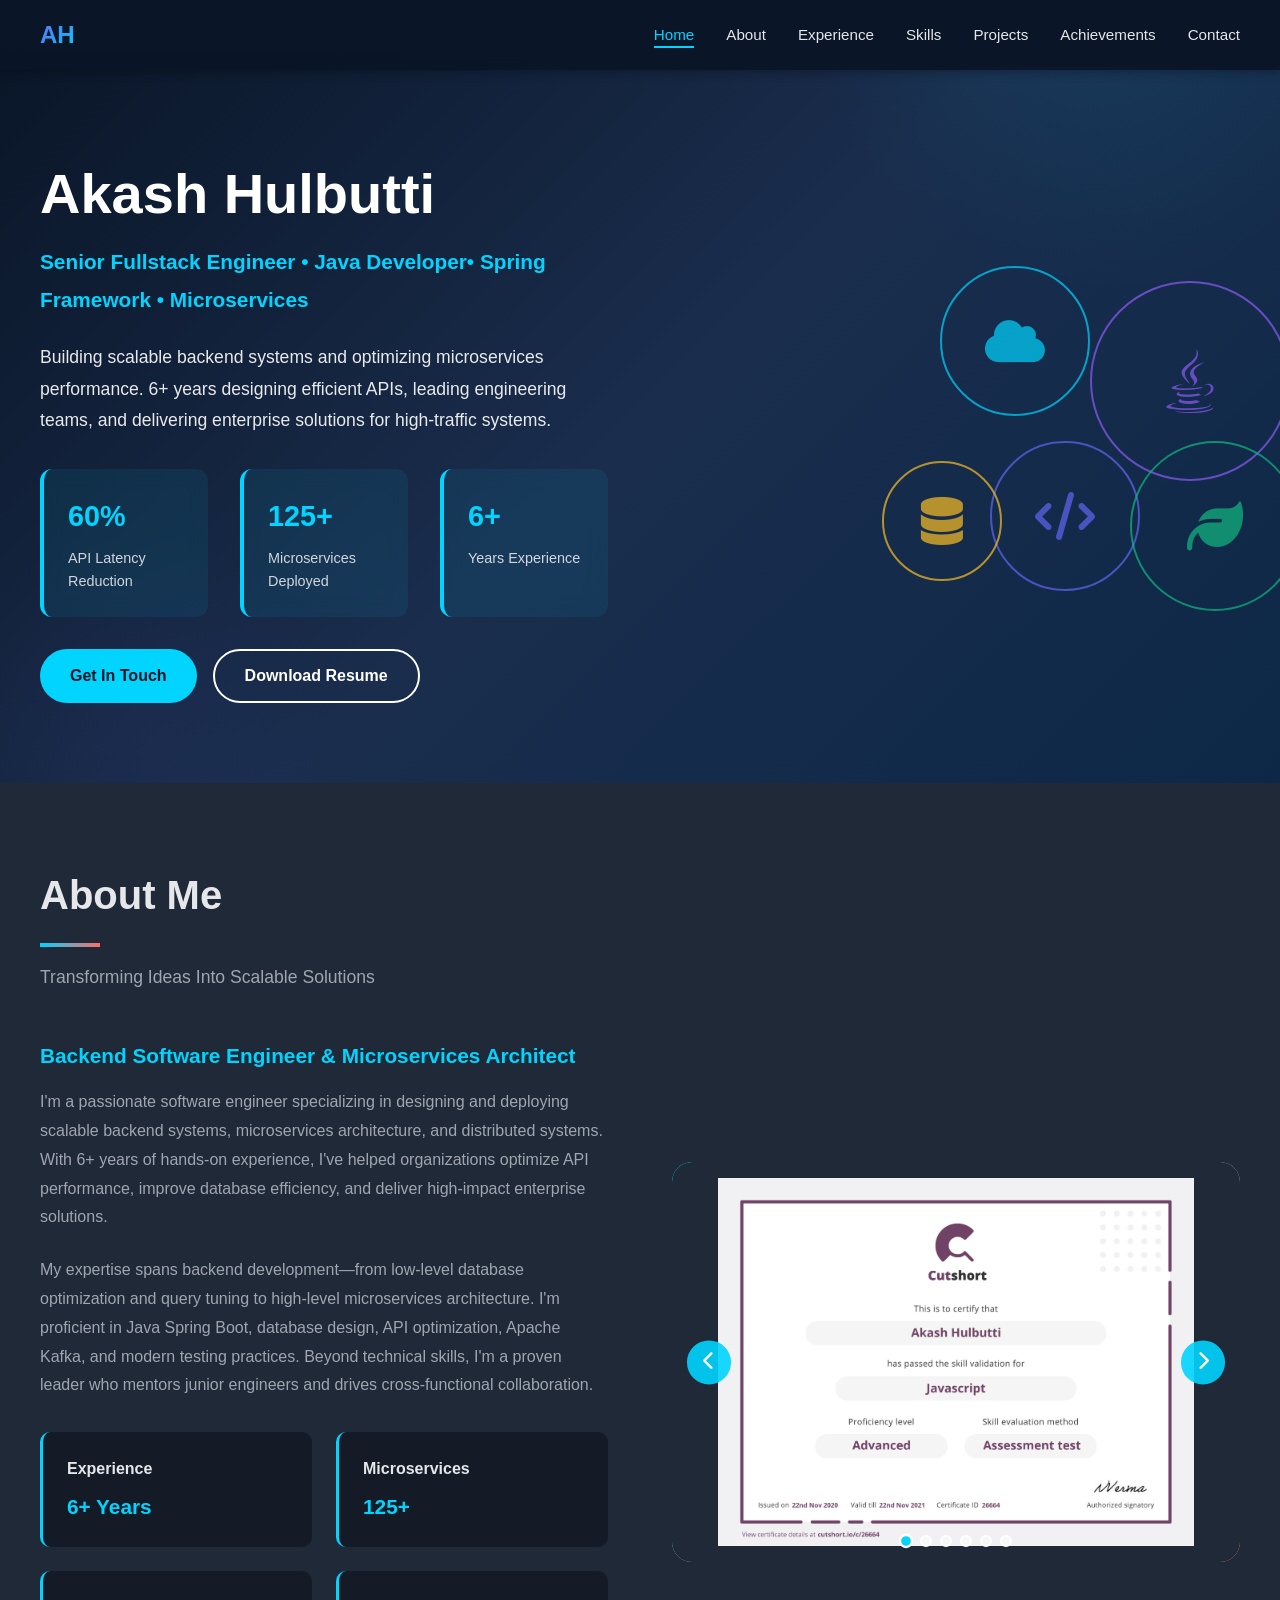
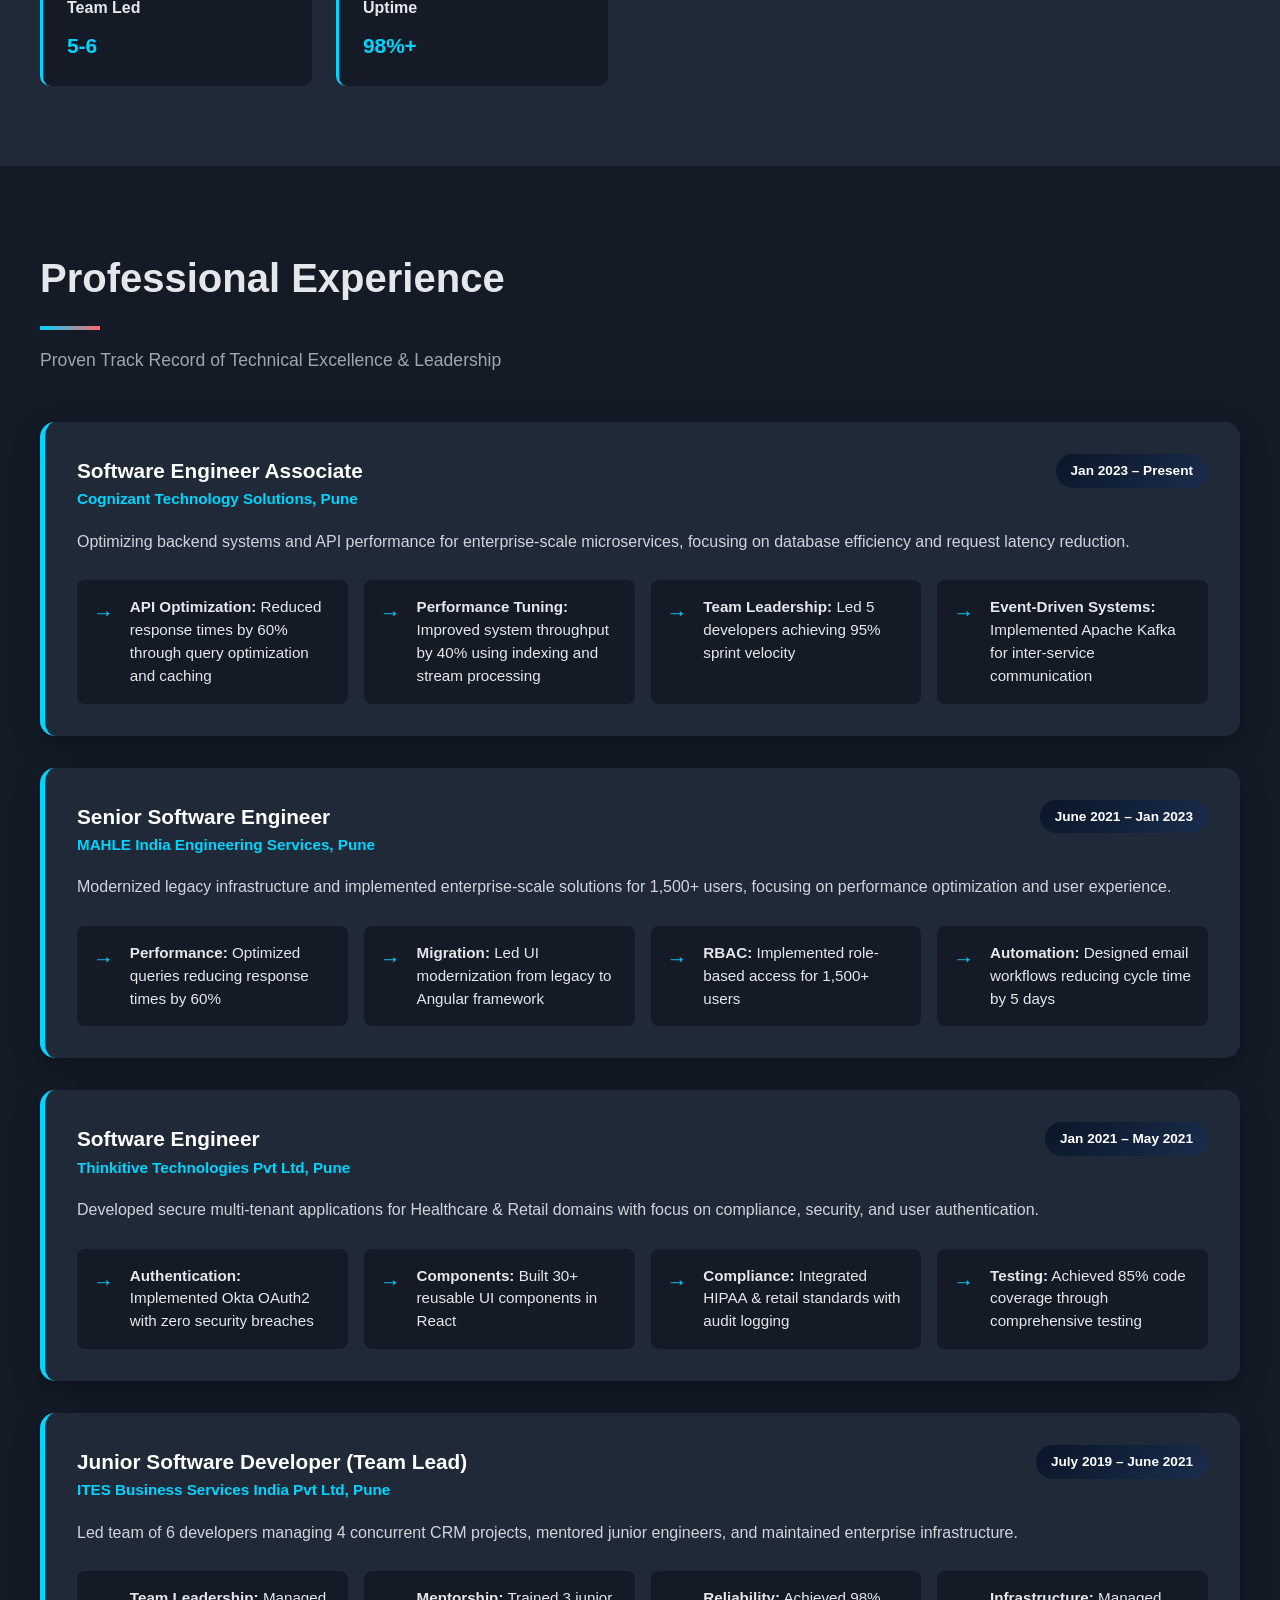
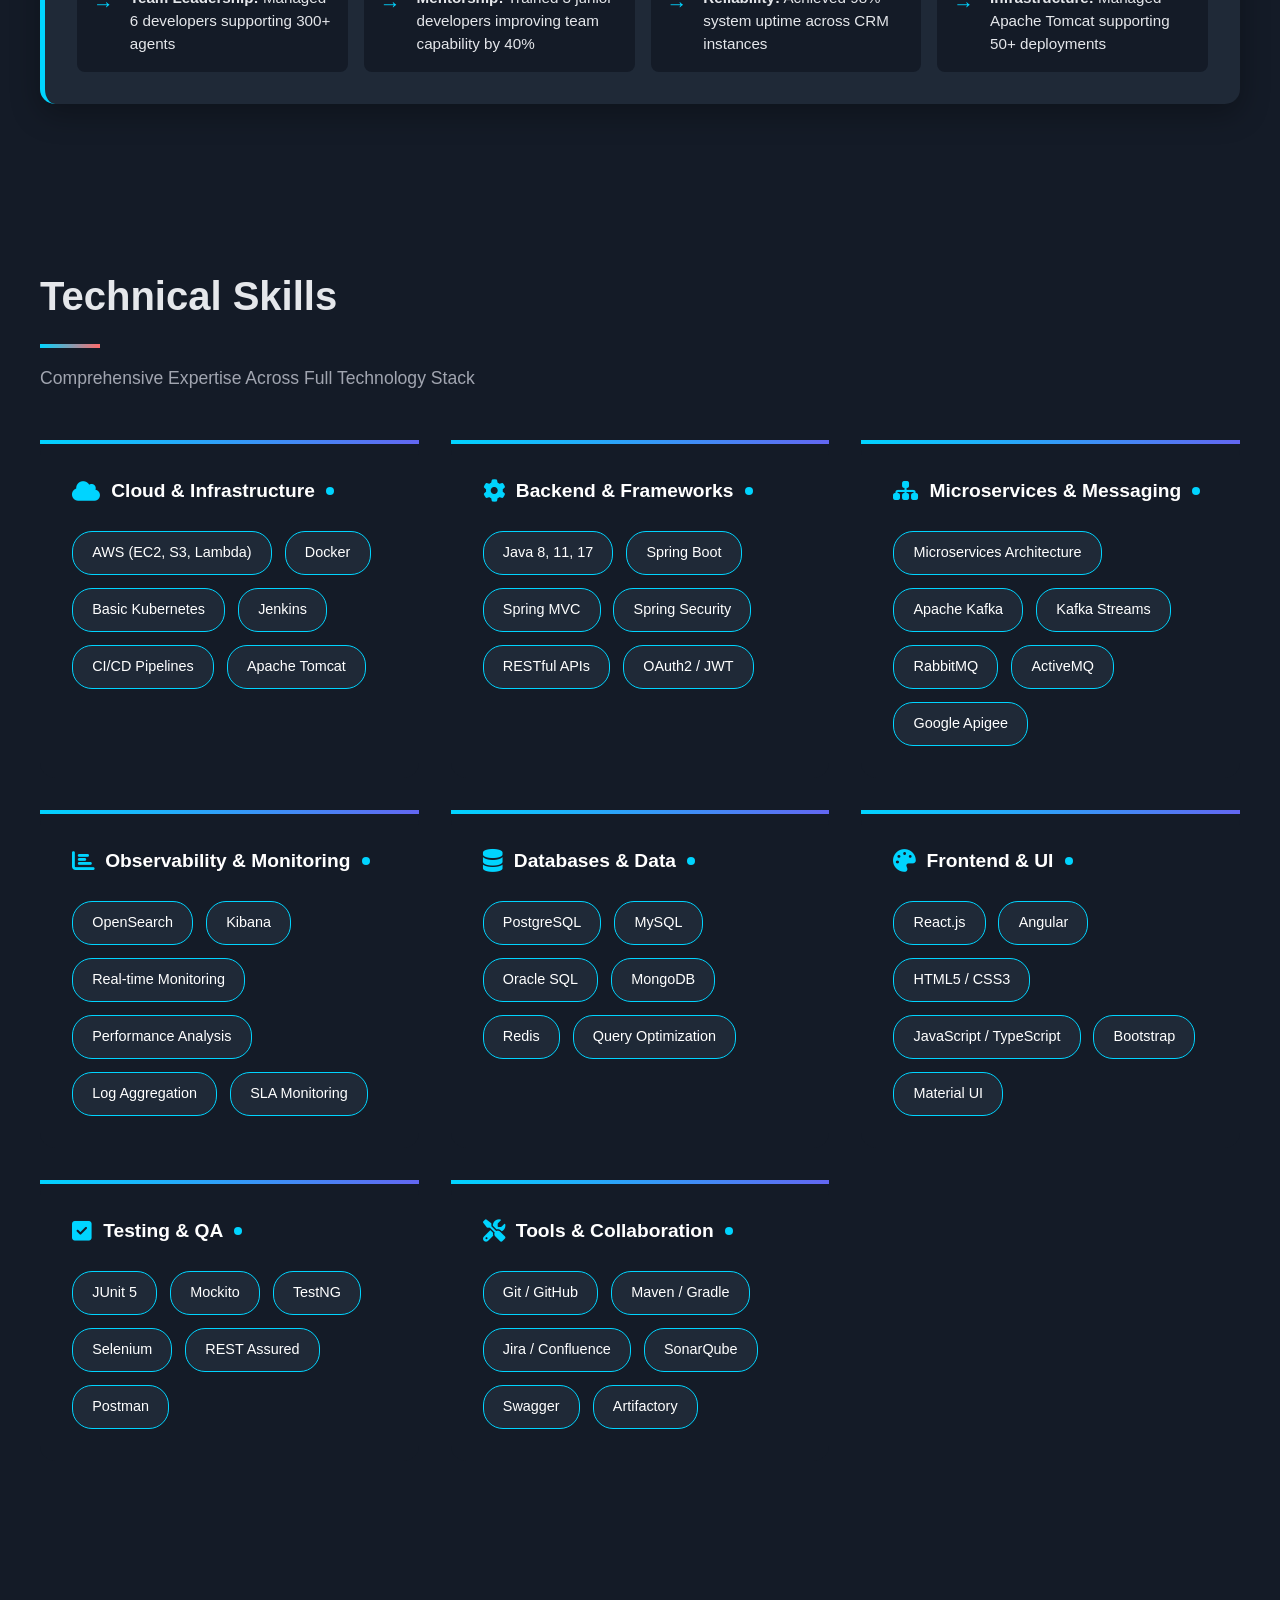
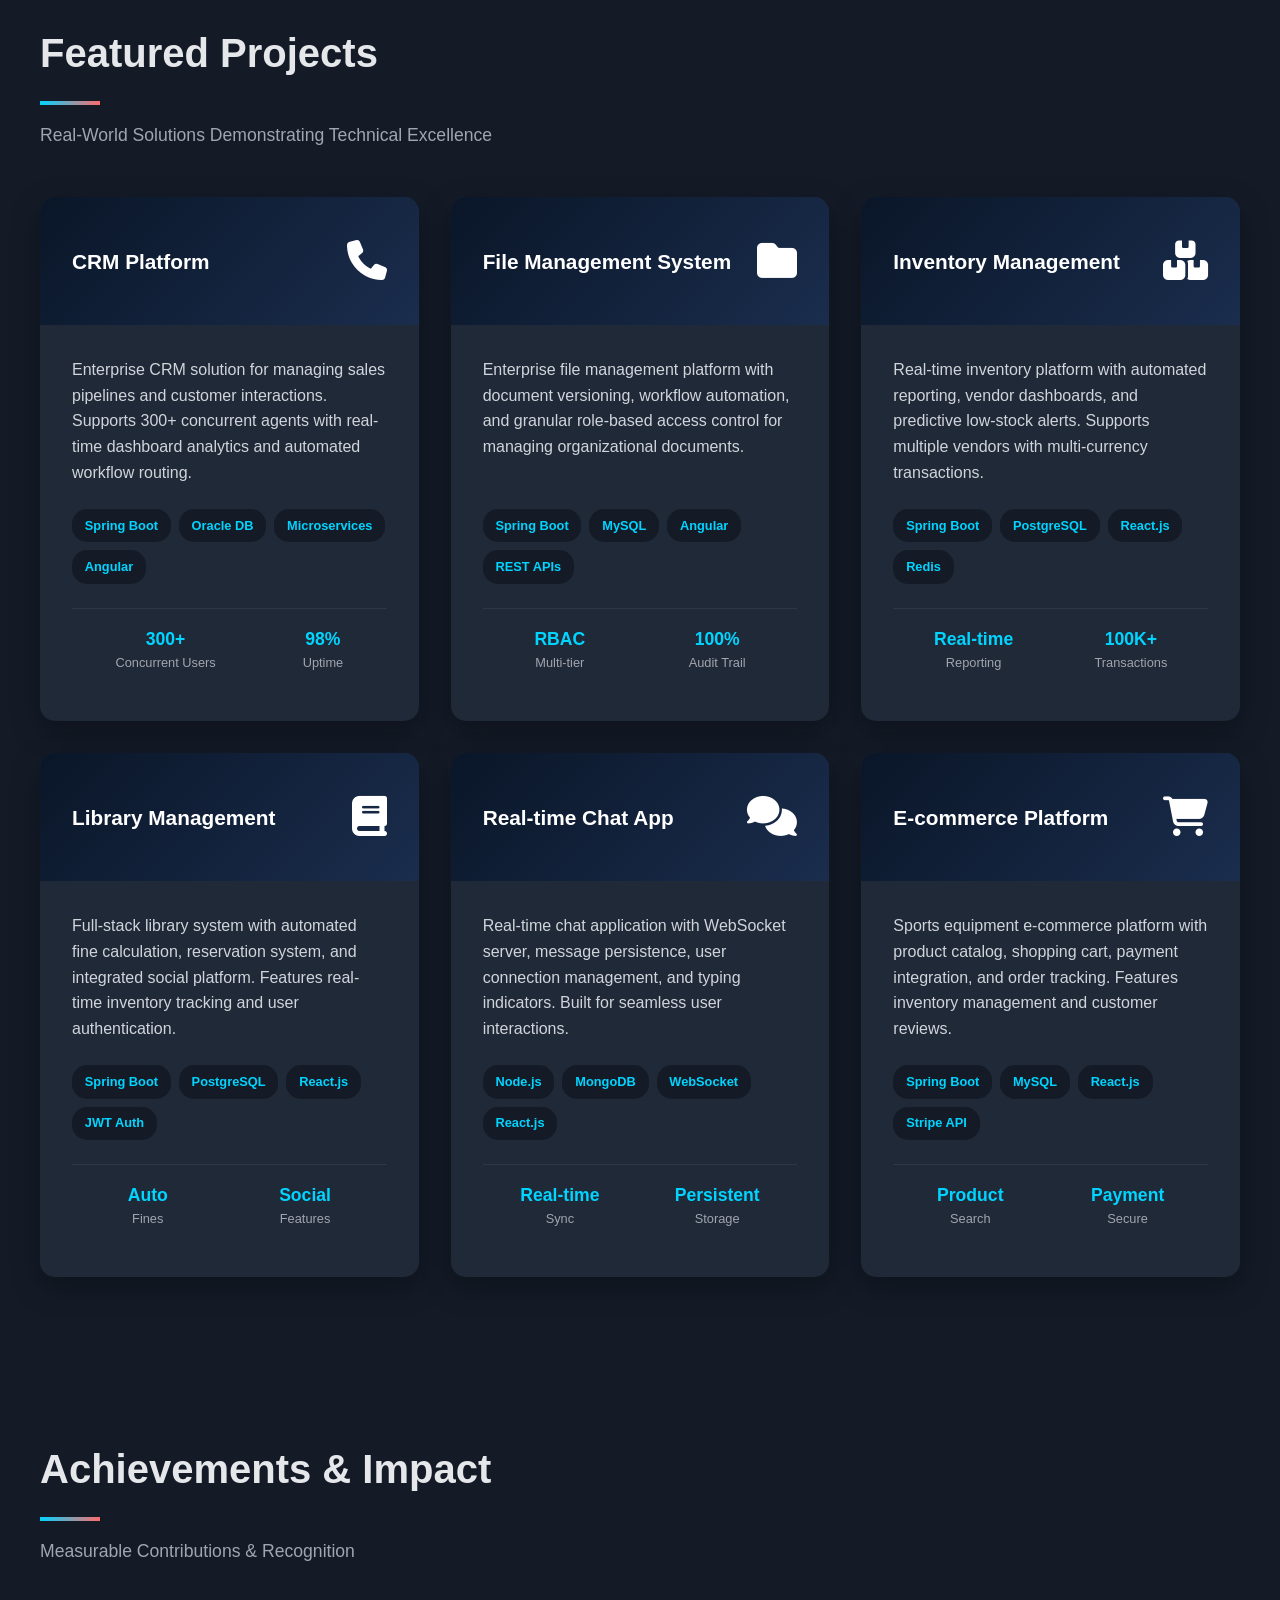
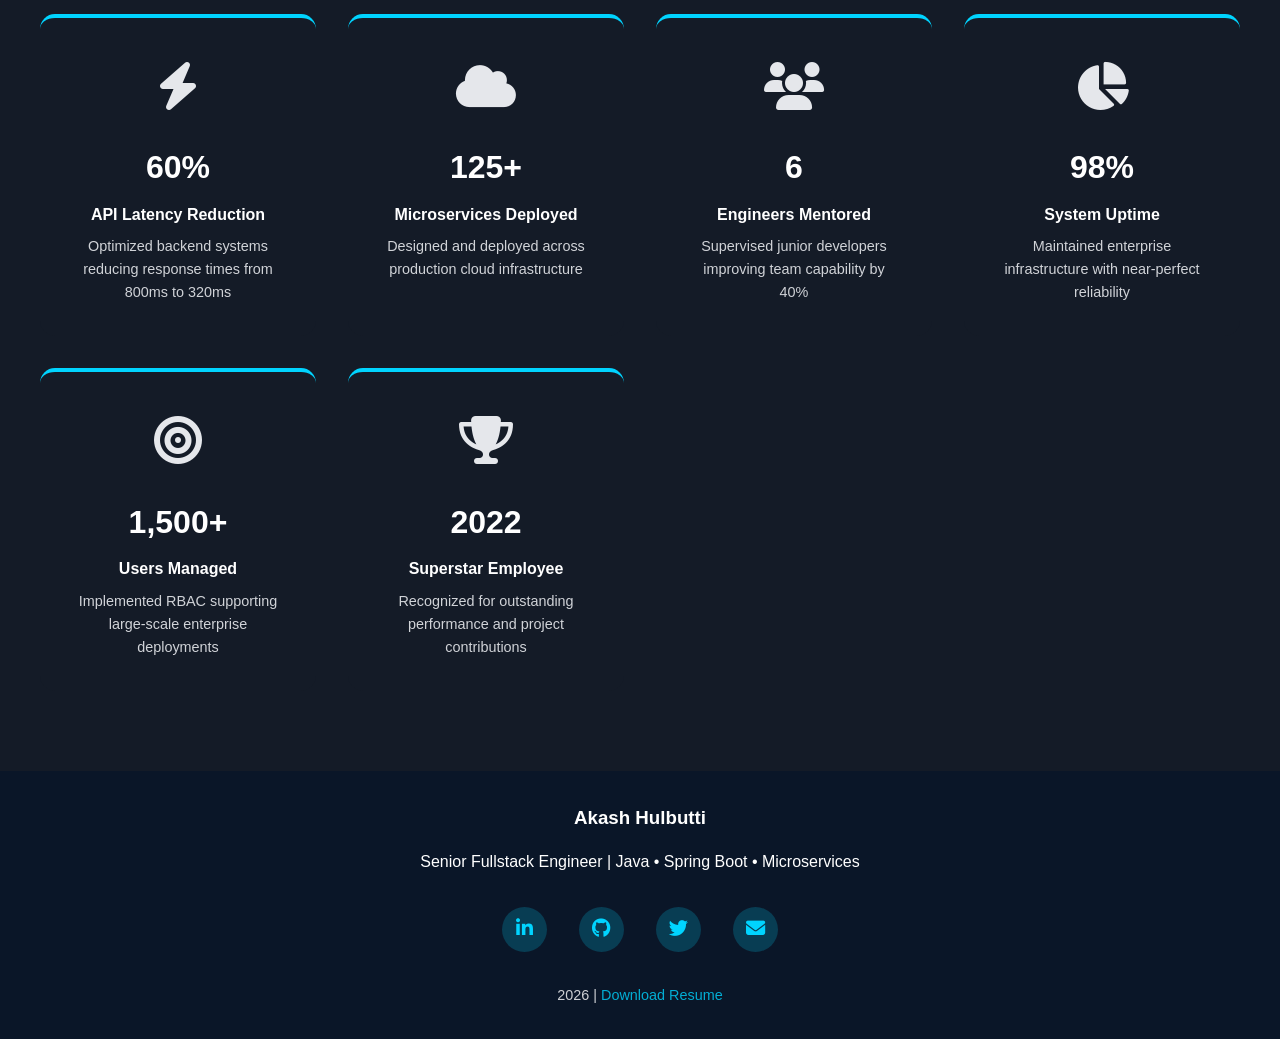
<file: index.html>
<!DOCTYPE html>
<html lang="en">
<head>
    <meta charset="UTF-8">
    <meta name="viewport" content="width=device-width, initial-scale=1.0">
    <meta name="description" content="Senior Backend Engineer with 6+ years of expertise in Java, Spring Boot, Microservices. Proven track record of optimizing APIs by 60%, designing scalable systems, and managing 125+ microservices deployments.">
    <meta name="keywords" content="Software Engineer, Cloud Engineer, Java, Spring Boot, Microservices, AWS, Kubernetes, Docker, DevOps">
    <meta name="author" content="Akash Hulbutti">
    <title>Akash Hulbutti - Senior Fullstack Engineer | Java • Spring Boot • Microservices</title>
    <link rel="stylesheet" href="https://cdnjs.cloudflare.com/ajax/libs/font-awesome/6.4.0/css/all.min.css">
    <style>
        * {
            margin: 0;
            padding: 0;
            box-sizing: border-box;
        }

        :root {
            --primary-color: #0a1628;
            --secondary-color: #1a2d4d;
            --accent-color: #00d4ff;
            --accent-secondary: #6366f1;
            --accent-warm: #ff6b6b;
            --accent-gold: #fbbf24;
            --text-dark: #e5e7eb;
            --text-light: #a1a5b0;
            --bg-light: #141b27;
            --bg-white: #1f2937;
            --border-color: #2d3748;
            --shadow: 0 10px 30px rgba(0, 0, 0, 0.3);
            --shadow-lg: 0 20px 40px rgba(0, 0, 0, 0.5);
        }

        html {
            scroll-behavior: smooth;
        }

        body {
            font-family: 'Segoe UI', Tahoma, Geneva, Verdana, sans-serif;
            color: var(--text-dark);
            background-color: var(--bg-light);
            line-height: 1.6;
        }

        /* ===================== HEADER & NAVIGATION ===================== */
        header {
            position: fixed;
            top: 0;
            left: 0;
            right: 0;
            background: rgba(10, 22, 40, 0.95);
            backdrop-filter: blur(10px);
            padding: 1rem 2rem;
            box-shadow: 0 2px 10px rgba(0, 0, 0, 0.3);
            z-index: 1000;
        }

        nav {
            max-width: 1200px;
            margin: 0 auto;
            display: flex;
            justify-content: space-between;
            align-items: center;
        }

        .logo {
            font-size: 1.5rem;
            font-weight: 700;
            background: linear-gradient(135deg, var(--accent-secondary) 0%, var(--accent-color) 100%);
            -webkit-background-clip: text;
            -webkit-text-fill-color: transparent;
            background-clip: text;
        }

        .nav-links {
            display: flex;
            list-style: none;
            gap: 2rem;
        }

        .nav-links a {
            text-decoration: none;
            color: #e5e7eb;
            font-size: 0.95rem;
            font-weight: 500;
            transition: color 0.3s ease;
            position: relative;
        }

        .nav-links a:hover,
        .nav-links a.active {
            color: var(--accent-color);
        }

        .nav-links a::after {
            content: '';
            position: absolute;
            bottom: -5px;
            left: 0;
            width: 0;
            height: 2px;
            background-color: var(--accent-color);
            transition: width 0.3s ease;
        }

        .nav-links a:hover::after,
        .nav-links a.active::after {
            width: 100%;
        }

        @media (max-width: 768px) {
            .nav-links {
                gap: 1rem;
                font-size: 0.9rem;
            }
        }

        /* ===================== HERO SECTION ===================== */
        .hero {
            margin-top: 60px;
            padding: 80px 2rem;
            padding-top: 100px;
            background: linear-gradient(135deg, var(--primary-color) 0%, var(--secondary-color) 50%, #0d2847 100%);
            color: white;
            position: relative;
            overflow: hidden;
        }

        .hero::before {
            content: '';
            position: absolute;
            top: -50%;
            right: -10%;
            width: 600px;
            height: 600px;
            background: radial-gradient(circle, rgba(0, 212, 255, 0.08) 0%, transparent 70%);
            border-radius: 50%;
        }

        .hero::after {
            content: '';
            position: absolute;
            bottom: -20%;
            left: -5%;
            width: 400px;
            height: 400px;
            background: radial-gradient(circle, rgba(99, 102, 241, 0.05) 0%, transparent 70%);
            border-radius: 50%;
        }

        .hero-content {
            max-width: 1200px;
            margin: 0 auto;
            display: grid;
            grid-template-columns: 1fr 1fr;
            gap: 4rem;
            align-items: center;
            position: relative;
            z-index: 1;
        }

        .hero-text h1 {
            font-size: 3.5rem;
            font-weight: 800;
            margin-bottom: 1rem;
            line-height: 1.2;
        }

        .hero-text .role {
            font-size: 1.3rem;
            color: var(--accent-color);
            margin-bottom: 1.5rem;
            font-weight: 600;
        }

        .hero-text p {
            font-size: 1.1rem;
            margin-bottom: 2rem;
            line-height: 1.8;
            color: rgba(255, 255, 255, 0.9);
        }

        .hero-stats {
            display: grid;
            grid-template-columns: repeat(3, 1fr);
            gap: 2rem;
            margin-bottom: 2rem;
        }

        .stat {
            background: rgba(0, 212, 255, 0.08);
            padding: 1.5rem;
            border-radius: 12px;
            border-left: 4px solid var(--accent-color);
            backdrop-filter: blur(10px);
            transition: all 0.3s ease;
        }

        .stat:hover {
            background: rgba(0, 212, 255, 0.15);
            transform: translateY(-5px);
        }

        .stat-number {
            font-size: 1.8rem;
            font-weight: 700;
            color: var(--accent-color);
        }

        .stat-label {
            font-size: 0.9rem;
            color: rgba(255, 255, 255, 0.8);
            margin-top: 0.5rem;
        }

        .cta-buttons {
            display: flex;
            gap: 1rem;
            flex-wrap: wrap;
        }

        .btn {
            padding: 12px 30px;
            border-radius: 50px;
            border: none;
            font-size: 1rem;
            font-weight: 600;
            cursor: pointer;
            transition: all 0.3s ease;
            text-decoration: none;
            display: inline-block;
        }

        .btn-primary {
            background: var(--accent-color);
            color: var(--primary-color);
        }

        .btn-primary:hover {
            transform: translateY(-3px);
            box-shadow: 0 10px 25px rgba(0, 212, 255, 0.3);
        }

        .btn-secondary {
            background: transparent;
            color: white;
            border: 2px solid white;
        }

        .btn-secondary:hover {
            background: var(--bg-white);
            color: var(--accent-color);
            transform: translateY(-3px);
        }

        .hero-visual {
            position: relative;
            height: 400px;
        }

        .tech-circle {
            position: absolute;
            width: 150px;
            height: 150px;
            border: 2px solid var(--accent-color);
            border-radius: 50%;
            display: flex;
            align-items: center;
            justify-content: center;
            font-size: 3rem;
            opacity: 0.7;
            animation: float 3s ease-in-out infinite;
            color: var(--accent-color);
        }

        .tech-circle:nth-child(1) {
            top: 35px;
            right: 150px;
            animation-delay: 0s;
        }

        .tech-circle:nth-child(2) {
            bottom: 40px;
            right: 100px;
            animation-delay: 1s;
            width: 150px;
            height: 150px;
            border-color: var(--accent-secondary);
            color: var(--accent-secondary);
        }

        .tech-circle:nth-child(3) {
            bottom: 50px;
            left: 210px;
            animation-delay: 2s;
            width: 120px;
            height: 120px;
            border-color: var(--accent-gold);
            color: var(--accent-gold);
        }

        .tech-circle:nth-child(4) {
            top: 50px;
            right: -50px;
            animation-delay: 1.5s;
            width: 200px;
            height: 200px;
            border-color: #8b5cf6;
            color: #8b5cf6;
            font-size: 4rem;
        }

        .tech-circle:nth-child(5) {
            bottom: 20px;
            right: -60px;
            animation-delay: 0.5s;
            width: 170px;
            height: 170px;
            border-color: #10b981;
            color: #10b981;
            font-size: 3.5rem;
        }

        @keyframes float {
            0%, 100% { transform: translateY(0px); }
            50% { transform: translateY(-20px); }
        }

        @media (max-width: 768px) {
            .hero {
                padding: 40px 1.5rem;
                margin-top: 60px;
            }

            .hero-content {
                grid-template-columns: 1fr;
                gap: 2rem;
            }

            .hero-text h1 {
                font-size: 2.5rem;
            }

            .hero-stats {
                grid-template-columns: 1fr;
            }

            .hero-visual {
                display: none;
            }
        }

        /* ===================== SECTION STYLES ===================== */
        section {
            padding: 80px 2rem;
        }

        .section-container {
            max-width: 1200px;
            margin: 0 auto;
        }

        .section-title {
            font-size: 2.5rem;
            font-weight: 700;
            margin-bottom: 1rem;
            color: var(--text-dark);
        }

        .section-subtitle {
            font-size: 1.1rem;
            color: var(--text-light);
            margin-bottom: 3rem;
        }

        .section-title::after {
            content: '';
            display: block;
            width: 60px;
            height: 4px;
            background: linear-gradient(90deg, var(--accent-color), var(--accent-warm));
            margin-top: 1rem;
        }

        /* ===================== ABOUT SECTION ===================== */
        #about {
            background: var(--bg-white);
        }

        .about-content {
            display: grid;
            grid-template-columns: 1fr 1fr;
            gap: 4rem;
            align-items: center;
        }

        .about-text h3 {
            font-size: 1.3rem;
            color: var(--accent-color);
            margin-bottom: 1rem;
            font-weight: 600;
        }

        .about-text p {
            font-size: 1rem;
            line-height: 1.8;
            margin-bottom: 1.5rem;
            color: var(--text-light);
        }

        .about-highlights {
            display: grid;
            grid-template-columns: 1fr 1fr;
            gap: 1.5rem;
            margin-top: 2rem;
        }

        .highlight {
            background: var(--bg-light);
            padding: 1.5rem;
            border-radius: 10px;
            border-left: 3px solid var(--accent-color);
        }

        .highlight-title {
            font-weight: 600;
            color: var(--text-dark);
            margin-bottom: 0.5rem;
        }

        .highlight-value {
            color: var(--accent-color);
            font-weight: 700;
            font-size: 1.3rem;
        }

        .about-image {
            position: relative;
            height: 400px;
            background: linear-gradient(135deg, var(--accent-color), var(--accent-warm));
            border-radius: 20px;
            display: flex;
            align-items: center;
            justify-content: center;
            font-size: 5rem;
            overflow: hidden;
        }

        /* ===================== CERTIFICATE CAROUSEL ===================== */
        .certificate-carousel {
            position: relative;
            width: 100%;
            height: 100%;
            display: flex;
            align-items: center;
            justify-content: center;
        }

        .carousel-container {
            position: relative;
            width: 100%;
            height: 100%;
            overflow: hidden;
            border-radius: 20px;
        }

        .certificate-slide {
            position: absolute;
            width: 100%;
            height: 100%;
            object-fit: contain;
            padding: 1rem;
            background: #1f2937;
            opacity: 0;
            transition: opacity 0.6s ease-in-out;
        }

        .certificate-slide.active {
            opacity: 1;
            z-index: 10;
        }

        .carousel-btn {
            position: absolute;
            top: 50%;
            transform: translateY(-50%);
            background: rgba(0, 212, 255, 0.9);
            color: white;
            border: none;
            padding: 12px 16px;
            border-radius: 50%;
            cursor: pointer;
            z-index: 20;
            transition: all 0.3s ease;
            display: flex;
            align-items: center;
            justify-content: center;
            font-size: 1.2rem;
        }

        .carousel-btn:hover {
            background: var(--accent-color);
            transform: translateY(-50%) scale(1.15);
        }

        .carousel-btn.prev {
            left: 15px;
        }

        .carousel-btn.next {
            right: 15px;
        }

        .carousel-dots {
            position: absolute;
            bottom: 15px;
            left: 50%;
            transform: translateX(-50%);
            display: flex;
            gap: 8px;
            z-index: 20;
        }

        .dot {
            width: 12px;
            height: 12px;
            border-radius: 50%;
            background: rgba(255, 255, 255, 0.5);
            cursor: pointer;
            transition: all 0.3s ease;
            border: 2px solid white;
        }

        .dot.active {
            background: var(--accent-color);
            transform: scale(1.2);
        }

        .dot:hover {
            background: rgba(0, 212, 255, 0.8);
        }

        @media (max-width: 768px) {
            .about-content {
                grid-template-columns: 1fr;
                gap: 2rem;
            }

            .about-highlights {
                grid-template-columns: 1fr;
            }

            .about-image {
                height: 250px;
            }
        }

        /* ===================== EXPERIENCE SECTION ===================== */
        #experience {
            background: var(--bg-light);
        }

        .experience-grid {
            display: grid;
            grid-template-columns: 1fr;
            gap: 2rem;
        }

        .experience-card {
            background: var(--bg-white);
            padding: 2rem;
            border-radius: 15px;
            box-shadow: var(--shadow);
            transition: all 0.3s ease;
            border-left: 5px solid var(--accent-color);
            position: relative;
        }

        .experience-card:hover {
            transform: translateY(-5px);
            box-shadow: var(--shadow-lg);
        }

        .exp-header {
            display: flex;
            justify-content: space-between;
            align-items: start;
            margin-bottom: 1rem;
        }

        .exp-title {
            font-size: 1.3rem;
            font-weight: 700;
            color: #ffffff;
        }

        .exp-company {
            color: var(--accent-color);
            font-weight: 600;
            font-size: 0.95rem;
        }

        .exp-period {
            background: linear-gradient(135deg, var(--primary-color), var(--secondary-color));
            color: white;
            padding: 6px 15px;
            border-radius: 20px;
            font-size: 0.85rem;
            font-weight: 600;
        }

        .exp-description {
            color: #d1d5db;
            margin-bottom: 1.5rem;
            line-height: 1.8;
        }

        .exp-achievements {
            display: grid;
            grid-template-columns: repeat(auto-fit, minmax(250px, 1fr));
            gap: 1rem;
        }

        .achievement {
            background: var(--bg-light);
            padding: 1rem;
            border-radius: 8px;
            display: flex;
            align-items: start;
            gap: 1rem;
        }

        .achievement::before {
            content: '→';
            color: var(--accent-color);
            font-weight: 700;
            font-size: 1.3rem;
            flex-shrink: 0;
        }

        .achievement-text {
            font-size: 0.95rem;
            color: var(--text-dark);
            line-height: 1.5;
        }

        @media (max-width: 768px) {
            .exp-achievements {
                grid-template-columns: 1fr;
            }
        }

        /* ===================== SKILLS SECTION ===================== */
        #skills {
            background: var(--bg-light);
        }

        .skills-grid {
            display: grid;
            grid-template-columns: repeat(auto-fit, minmax(280px, 1fr));
            gap: 2rem;
        }

        .skill-category {
            background: var(--bg-light);
            padding: 2rem;
            border-radius: 15px;
            border-top: 4px solid;
            border-image: linear-gradient(90deg, var(--accent-color), var(--accent-secondary)) 1;
            transition: all 0.3s ease;
        }

        .skill-category:hover {
            transform: translateY(-8px);
            box-shadow: 0 15px 40px rgba(0, 212, 255, 0.1);
        }

        .category-title {
            font-size: 1.2rem;
            font-weight: 700;
            color: #ffffff;
            margin-bottom: 1.5rem;
            display: flex;
            align-items: center;
            gap: 0.7rem;
        }

        .category-title i {
            color: var(--accent-color);
            font-size: 1.4rem;
        }

        .category-title::after {
            content: '';
            width: 8px;
            height: 8px;
            background: var(--accent-color);
            border-radius: 50%;
        }

        .skills-list {
            display: flex;
            flex-wrap: wrap;
            gap: 0.8rem;
        }

        .skill-tag {
            background: var(--bg-white);
            padding: 0.6rem 1.2rem;
            border-radius: 20px;
            border: 1px solid var(--accent-color);
            color: #ffffff;
            font-size: 0.9rem;
            font-weight: 500;
            transition: all 0.3s ease;
            cursor: default;
        }

        .skill-tag:hover {
            background: var(--accent-color);
            color: var(--primary-color);
        }

        /* ===================== PROJECTS SECTION ===================== */
        #projects {
            background: var(--bg-light);
        }

        .projects-grid {
            display: grid;
            grid-template-columns: repeat(auto-fit, minmax(300px, 1fr));
            gap: 2rem;
        }

        .project-card {
            background: var(--bg-white);
            border-radius: 15px;
            overflow: hidden;
            box-shadow: var(--shadow);
            transition: all 0.3s ease;
            display: flex;
            flex-direction: column;
        }

        .project-card:hover {
            transform: translateY(-10px);
            box-shadow: var(--shadow-lg);
        }

        .project-header {
            padding: 2rem;
            background: linear-gradient(135deg, var(--primary-color), var(--secondary-color));
            color: white;
            display: flex;
            align-items: center;
            justify-content: space-between;
        }

        .project-icon {
            font-size: 2.5rem;
        }

        .project-name {
            font-size: 1.3rem;
            font-weight: 700;
            color: #ffffff;
        }

        .project-body {
            padding: 2rem;
            flex-grow: 1;
            display: flex;
            flex-direction: column;
        }

        .project-description {
            color: #d1d5db;
            margin-bottom: 1.5rem;
            line-height: 1.6;
            flex-grow: 1;
        }

        .project-tech {
            display: flex;
            flex-wrap: wrap;
            gap: 0.5rem;
            margin-bottom: 1.5rem;
        }

        .tech {
            background: var(--bg-light);
            padding: 0.4rem 0.8rem;
            border-radius: 15px;
            font-size: 0.8rem;
            color: var(--accent-color);
            font-weight: 600;
        }

        .project-metrics {
            display: flex;
            justify-content: space-around;
            padding: 1rem 0;
            border-top: 1px solid var(--border-color);
        }

        .metric {
            text-align: center;
        }

        .metric-value {
            font-weight: 700;
            color: var(--accent-color);
            font-size: 1.1rem;
        }

        .metric-label {
            font-size: 0.8rem;
            color: var(--text-light);
        }

        /* ===================== ACHIEVEMENTS SECTION ===================== */
        #achievements {
            background: var(--bg-light);
        }

        .achievements-grid {
            display: grid;
            grid-template-columns: repeat(auto-fit, minmax(250px, 1fr));
            gap: 2rem;
        }

        .achievement-card {
            text-align: center;
            padding: 2rem;
            background: var(--bg-light);
            border-radius: 15px;
            border-top: 4px solid var(--accent-color);
            transition: all 0.3s ease;
        }

        .achievement-card:hover {
            transform: translateY(-8px);
            background: linear-gradient(135deg, rgba(0, 212, 255, 0.1), rgba(99, 102, 241, 0.1));
            box-shadow: 0 20px 40px rgba(0, 212, 255, 0.15);
        }

        .achievement-icon {
            font-size: 3rem;
            margin-bottom: 1rem;
        }

        .achievement-number {
            font-size: 2rem;
            font-weight: 700;
            margin-bottom: 0.5rem;
            color: #ffffff;
        }

        .achievement-name {
            font-size: 1rem;
            font-weight: 600;
            margin-bottom: 0.5rem;
            color: #ffffff;
        }

        .achievement-desc {
            font-size: 0.9rem;
            opacity: 0.9;
        }

        .achievement-card:hover .achievement-number,
        .achievement-card:hover .achievement-name {
            color: var(--accent-color);
        }

        /* ===================== CONTACT SECTION ===================== */
        #contact {
            background: linear-gradient(135deg, var(--primary-color) 0%, var(--secondary-color) 50%, #0d2847 100%);
            color: white;
        }

        #contact .section-title,
        #contact .section-subtitle {
            color: white;
        }

        #contact .section-title::after {
            background: linear-gradient(90deg, var(--accent-color), var(--accent-secondary));
        }

        .contact-content {
            display: flex;
            justify-content: center;
            margin-top: 3rem;
        }

        .contact-info {
            display: flex;
            flex-direction: row;
            gap: 3rem;
            flex-wrap: wrap;
            justify-content: center;
            align-items: center;
        }

        .contact-item {
            display: flex;
            gap: 1rem;
            align-items: center;
            flex-direction: column;
            text-align: center;
            min-width: 150px;
        }

        .contact-icon {
            width: 45px;
            height: 45px;
            background: linear-gradient(135deg, rgba(0, 212, 255, 0.2), rgba(99, 102, 241, 0.2));
            border-radius: 10px;
            display: flex;
            align-items: center;
            justify-content: center;
            font-size: 1.3rem;
            flex-shrink: 0;
            color: var(--accent-color);
            transition: all 0.3s ease;
        }

        .contact-item:hover .contact-icon {
            background: linear-gradient(135deg, rgba(0, 212, 255, 0.4), rgba(99, 102, 241, 0.4));
            transform: scale(1.1);
        }

        .contact-text h3 {
            margin-bottom: 0.5rem;
            font-weight: 600;
            font-size: 1rem;
        }

        .contact-text p {
            color: rgba(255, 255, 255, 0.85);
            word-break: break-word;
            font-size: 0.9rem;
        }

        .contact-form {
            display: flex;
            flex-direction: column;
            gap: 1.5rem;
        }

        .form-group {
            display: flex;
            flex-direction: column;
        }

        .form-group label {
            margin-bottom: 0.5rem;
            font-weight: 600;
        }

        .form-group input,
        .form-group textarea {
            padding: 12px;
            border: none;
            border-radius: 8px;
            font-family: inherit;
            font-size: 1rem;
            background: rgba(255, 255, 255, 0.95);
        }

        .form-group textarea {
            resize: vertical;
            min-height: 120px;
        }

        @media (max-width: 768px) {
            .contact-content {
                grid-template-columns: 1fr;
            }
        }

        /* ===================== MODAL STYLES ===================== */
        .modal {
            display: none;
            position: fixed;
            z-index: 2000;
            left: 0;
            top: 0;
            width: 100%;
            height: 100%;
            background-color: rgba(0, 0, 0, 0.7);
            animation: fadeIn 0.3s ease;
        }

        .modal.show {
            display: flex;
            align-items: center;
            justify-content: center;
        }

        .modal-content {
            background: linear-gradient(135deg, var(--primary-color) 0%, var(--secondary-color) 50%, #0d2847 100%);
            color: white;
            padding: 3rem;
            border-radius: 20px;
            max-width: 600px;
            width: 90%;
            box-shadow: 0 20px 60px rgba(0, 0, 0, 0.8);
            position: relative;
            animation: slideUp 0.3s ease;
        }

        .modal-close {
            position: absolute;
            top: 1.5rem;
            right: 1.5rem;
            font-size: 2rem;
            cursor: pointer;
            color: var(--accent-color);
            background: none;
            border: none;
            transition: all 0.3s ease;
        }

        .modal-close:hover {
            color: white;
            transform: rotate(90deg);
        }

        .modal h2 {
            font-size: 2rem;
            margin-bottom: 1.5rem;
            color: white;
        }

        .modal-info {
            display: flex;
            flex-direction: column;
            gap: 2rem;
        }

        .modal-item {
            display: flex;
            gap: 1.5rem;
            align-items: flex-start;
        }

        .modal-icon {
            width: 50px;
            height: 50px;
            background: linear-gradient(135deg, rgba(0, 212, 255, 0.3), rgba(99, 102, 241, 0.3));
            border-radius: 10px;
            display: flex;
            align-items: center;
            justify-content: center;
            font-size: 1.5rem;
            color: var(--accent-color);
            flex-shrink: 0;
        }

        .modal-item h3 {
            font-size: 1.2rem;
            margin-bottom: 0.5rem;
            font-weight: 600;
        }

        .modal-item p {
            color: rgba(255, 255, 255, 0.85);
            font-size: 1rem;
        }

        .modal-item a {
            color: var(--accent-color);
            text-decoration: none;
            font-weight: 500;
            transition: color 0.3s ease;
        }

        .modal-item a:hover {
            color: white;
        }

        @keyframes fadeIn {
            from { opacity: 0; }
            to { opacity: 1; }
        }

        @keyframes slideUp {
            from { 
                opacity: 0;
                transform: translateY(30px);
            }
            to { 
                opacity: 1;
                transform: translateY(0);
            }
        }

        @media (max-width: 768px) {
            .modal-content {
                padding: 2rem;
                max-width: 90%;
            }

            .modal h2 {
                font-size: 1.5rem;
            }

            .modal-item {
                gap: 1rem;
            }

            .modal-icon {
                width: 45px;
                height: 45px;
                font-size: 1.3rem;
            }

            .modal-item h3 {
                font-size: 1rem;
            }

            .modal-item p {
                font-size: 0.9rem;
            }
        }

        /* ===================== FOOTER ===================== */
        footer {
            background: #0a1628;
            color: white;
            padding: 2rem;
            text-align: center;
        }

        .social-links {
            display: flex;
            justify-content: center;
            gap: 2rem;
            margin: 2rem 0;
        }

        .social-link {
            width: 45px;
            height: 45px;
            border-radius: 50%;
            background: rgba(0, 212, 255, 0.2);
            display: flex;
            align-items: center;
            justify-content: center;
            color: var(--accent-color);
            text-decoration: none;
            font-size: 1.2rem;
            transition: all 0.3s ease;
        }

        .social-link:hover {
            background: var(--accent-color);
            color: var(--primary-color);
            transform: translateY(-5px);
        }

        /* ===================== UTILITY CLASSES ===================== */
        .container {
            max-width: 1200px;
            margin: 0 auto;
        }

        .scroll-to-top {
            position: fixed;
            bottom: 30px;
            right: 30px;
            width: 50px;
            height: 50px;
            background: var(--accent-color);
            color: var(--primary-color);
            border-radius: 50%;
            display: flex;
            align-items: center;
            justify-content: center;
            font-size: 1.5rem;
            cursor: pointer;
            opacity: 0;
            visibility: hidden;
            transition: all 0.3s ease;
            z-index: 999;
        }

        .scroll-to-top.show {
            opacity: 1;
            visibility: visible;
        }

        .scroll-to-top:hover {
            transform: translateY(-5px);
            box-shadow: 0 10px 25px rgba(0, 212, 255, 0.3);
        }

        /* ===================== ANIMATIONS ===================== */
        @keyframes fadeInUp {
            from {
                opacity: 0;
                transform: translateY(30px);
            }
            to {
                opacity: 1;
                transform: translateY(0);
            }
        }

        .fade-in {
            animation: fadeInUp 0.6s ease-out forwards;
        }

        /* ===================== RESPONSIVE ===================== */

        /* ===================== LARGE SCREENS (1200px+) ===================== */
        @media (min-width: 1200px) {
            .section-container {
                max-width: 1200px;
            }
        }

        /* ===================== MEDIUM-LARGE SCREENS (992px - 1199px) ===================== */
        @media (max-width: 1199px) and (min-width: 992px) {
            .hero {
                margin-top: 55px;
                padding-top: 90px;
            }

            .hero-text h1 {
                font-size: 3rem;
            }

            .section-title {
                font-size: 2.2rem;
            }

            section {
                padding: 60px 2rem;
            }
        }

        /* ===================== TABLETS (768px - 991px) ===================== */
        @media (max-width: 991px) {
            header {
                display: none;
            }

            .nav-links {
                gap: 1rem;
                font-size: 0.9rem;
            }

            .logo {
                font-size: 1.3rem;
            }

            .hero {
                padding: 50px 1.5rem;
                margin-top: 0;
                padding-top: 50px;
            }

            .hero-content {
                grid-template-columns: 1fr;
                gap: 2rem;
            }

            .hero-text h1 {
                font-size: 2.5rem;
            }

            .hero-text .role {
                font-size: 1.1rem;
            }

            .hero-stats {
                grid-template-columns: repeat(3, 1fr);
                gap: 1rem;
                margin-bottom: 1.5rem;
            }

            .stat {
                padding: 1rem;
            }

            .stat-number {
                font-size: 1.5rem;
            }

            .stat-label {
                font-size: 0.8rem;
            }

            .hero-visual {
                display: none;
            }

            .cta-buttons {
                flex-direction: column;
                gap: 0.8rem;
            }

            .btn {
                padding: 10px 20px;
                font-size: 0.95rem;
                width: 100%;
                text-align: center;
            }

            .about-content {
                grid-template-columns: 1fr;
                gap: 2rem;
            }

            .about-highlights {
                grid-template-columns: repeat(2, 1fr);
            }

            .about-image {
                height: 300px;
            }

            .certificate-carousel {
                height: 100%;
            }

            section {
                padding: 50px 1.5rem;
            }

            .section-title {
                font-size: 2rem;
            }

            .skills-grid {
                grid-template-columns: repeat(2, 1fr);
                gap: 1.5rem;
            }

            .skill-category {
                padding: 1.5rem;
            }

            .projects-grid {
                grid-template-columns: 1fr;
            }

            .contact-content {
                grid-template-columns: 1fr;
            }
        }

        /* ===================== SMALL TABLETS / LARGE PHONES (576px - 767px) ===================== */
        @media (max-width: 767px) {
            * {
                margin: 0;
                padding: 0;
                box-sizing: border-box;
            }

            header {
                display: none;
            }

            .nav-links {
                gap: 0.7rem;
                font-size: 0.85rem;
            }

            .logo {
                font-size: 1.2rem;
            }

            .hero {
                padding: 40px 1rem;
                margin-top: 0;
                padding-top: 40px;
            }

            .hero-text h1 {
                font-size: 2rem;
                line-height: 1.2;
            }

            .hero-text .role {
                font-size: 1rem;
                margin-bottom: 1rem;
            }

            .hero-text p {
                font-size: 1rem;
                line-height: 1.6;
                margin-bottom: 1.5rem;
            }

            .hero-stats {
                grid-template-columns: 1fr;
                gap: 0.8rem;
                margin-bottom: 1.5rem;
            }

            .stat {
                padding: 0.8rem;
            }

            .stat-number {
                font-size: 1.3rem;
            }

            .stat-label {
                font-size: 0.75rem;
            }

            .cta-buttons {
                flex-direction: column;
                gap: 0.8rem;
            }

            .btn {
                padding: 10px 15px;
                font-size: 0.9rem;
                width: 100%;
            }

            section {
                padding: 40px 1rem;
            }

            .section-title {
                font-size: 1.8rem;
            }

            .section-subtitle {
                font-size: 1rem;
                margin-bottom: 2rem;
            }

            .about-content {
                grid-template-columns: 1fr;
                gap: 1.5rem;
            }

            .about-highlights {
                grid-template-columns: 1fr;
                gap: 1rem;
            }

            .about-text h3 {
                font-size: 1.2rem;
            }

            .about-text p {
                font-size: 0.95rem;
            }

            .about-image {
                height: 250px;
            }

            .experience-card {
                padding: 1.5rem;
            }

            .exp-title {
                font-size: 1.2rem;
            }

            .exp-company {
                font-size: 0.9rem;
            }

            .exp-period {
                padding: 4px 12px;
                font-size: 0.8rem;
            }

            .exp-description {
                font-size: 0.95rem;
                margin-bottom: 1rem;
            }

            .exp-achievements {
                grid-template-columns: 1fr;
                gap: 0.8rem;
            }

            .achievement {
                padding: 0.8rem;
            }

            .achievement-text {
                font-size: 0.9rem;
            }

            .skills-grid {
                grid-template-columns: 1fr;
                gap: 1.2rem;
            }

            .skill-category {
                padding: 1.2rem;
            }

            .category-title {
                font-size: 1.1rem;
                margin-bottom: 1rem;
            }

            .skill-tag {
                padding: 0.5rem 1rem;
                font-size: 0.85rem;
            }

            .project-card {
                margin-bottom: 1rem;
            }

            .project-header {
                padding: 1.5rem;
            }

            .project-name {
                font-size: 1.2rem;
            }

            .project-icon {
                font-size: 2rem;
            }

            .project-body {
                padding: 1.5rem;
            }

            .project-description {
                font-size: 0.95rem;
            }

            .tech {
                font-size: 0.75rem;
                padding: 0.3rem 0.6rem;
            }

            .achievement-card {
                padding: 1.5rem;
            }

            .achievement-number {
                font-size: 1.8rem;
            }

            .achievement-name {
                font-size: 0.95rem;
            }

            .achievement-desc {
                font-size: 0.85rem;
            }

            .contact-content {
                grid-template-columns: 1fr;
                gap: 2rem;
            }

            .contact-item {
                gap: 1rem;
            }

            .contact-icon {
                width: 45px;
                height: 45px;
                font-size: 1.3rem;
            }

            .contact-text h3 {
                font-size: 1rem;
            }

            .contact-text p {
                font-size: 0.95rem;
            }

            footer {
                padding: 1.5rem 1rem;
            }

            footer h3 {
                font-size: 1.2rem;
            }

            .social-links {
                gap: 1.5rem;
                margin: 1.5rem 0;
            }

            .social-link {
                width: 40px;
                height: 40px;
                font-size: 1rem;
            }
        }

        /* ===================== PHONES (375px - 575px) ===================== */
        @media (max-width: 575px) {
            header {
                display: none;
            }

            nav {
                flex-direction: column;
                gap: 0.5rem;
            }

            .nav-links {
                flex-direction: column;
                gap: 0.5rem;
                justify-content: center;
                text-align: center;
            }

            .logo {
                font-size: 1.1rem;
            }

            .hero {
                padding: 30px 1rem;
                margin-top: 0;
                padding-top: 30px;
            }

            .hero-text h1 {
                font-size: 1.8rem;
                line-height: 1.2;
                margin-bottom: 0.8rem;
            }

            .hero-text .role {
                font-size: 0.95rem;
                margin-bottom: 0.8rem;
                line-height: 1.4;
            }

            .hero-text p {
                font-size: 0.95rem;
                margin-bottom: 1.2rem;
                line-height: 1.5;
            }

            .hero-stats {
                grid-template-columns: 1fr;
                gap: 0.6rem;
                margin-bottom: 1.2rem;
            }

            .stat {
                padding: 0.7rem;
                border-left: 3px solid var(--accent-color);
            }

            .stat-number {
                font-size: 1.2rem;
            }

            .stat-label {
                font-size: 0.7rem;
            }

            .cta-buttons {
                flex-direction: column;
                gap: 0.6rem;
            }

            .btn {
                padding: 9px 12px;
                font-size: 0.85rem;
                width: 100%;
                border-radius: 8px;
            }

            section {
                padding: 30px 1rem;
            }

            .section-title {
                font-size: 1.6rem;
            }

            .section-subtitle {
                font-size: 0.95rem;
                margin-bottom: 1.5rem;
            }

            .section-title::after {
                width: 50px;
                height: 3px;
                margin-top: 0.8rem;
            }

            .about-content {
                gap: 1.2rem;
            }

            .about-highlights {
                gap: 0.8rem;
            }

            .highlight {
                padding: 1rem;
                border-left: 3px solid var(--accent-color);
            }

            .highlight-title {
                font-size: 0.9rem;
                margin-bottom: 0.4rem;
            }

            .highlight-value {
                font-size: 1.2rem;
            }

            .about-text h3 {
                font-size: 1.1rem;
                margin-bottom: 0.8rem;
            }

            .about-text p {
                font-size: 0.9rem;
                line-height: 1.5;
            }

            .about-image {
                height: 200px;
            }

            .experience-card {
                padding: 1.2rem;
                margin-bottom: 1rem;
            }

            .exp-header {
                flex-direction: column;
                gap: 0.8rem;
            }

            .exp-title {
                font-size: 1.1rem;
            }

            .exp-company {
                font-size: 0.85rem;
            }

            .exp-period {
                padding: 3px 10px;
                font-size: 0.75rem;
                align-self: flex-start;
            }

            .exp-description {
                font-size: 0.9rem;
                margin-bottom: 0.8rem;
                line-height: 1.5;
            }

            .exp-achievements {
                grid-template-columns: 1fr;
                gap: 0.6rem;
            }

            .achievement {
                padding: 0.6rem;
                gap: 0.5rem;
            }

            .achievement-text {
                font-size: 0.85rem;
            }

            .skills-grid {
                grid-template-columns: 1fr;
                gap: 1rem;
            }

            .skill-category {
                padding: 1rem;
            }

            .category-title {
                font-size: 1rem;
                margin-bottom: 0.8rem;
                gap: 0.5rem;
            }

            .category-title i {
                font-size: 1.2rem;
            }

            .skills-list {
                gap: 0.6rem;
            }

            .skill-tag {
                padding: 0.4rem 0.9rem;
                font-size: 0.8rem;
            }

            .projects-grid {
                grid-template-columns: 1fr;
                gap: 1rem;
            }

            .project-card {
                margin-bottom: 0.8rem;
                overflow: visible;
            }

            .project-header {
                padding: 1.2rem;
                gap: 0.8rem;
            }

            .project-name {
                font-size: 1.1rem;
            }

            .project-icon {
                font-size: 1.8rem;
            }

            .project-body {
                padding: 1.2rem;
            }

            .project-description {
                font-size: 0.9rem;
                margin-bottom: 1rem;
            }

            .project-tech {
                gap: 0.4rem;
                margin-bottom: 1rem;
            }

            .tech {
                font-size: 0.7rem;
                padding: 0.3rem 0.5rem;
            }

            .project-metrics {
                padding: 0.8rem 0;
                gap: 0.5rem;
            }

            .metric-value {
                font-size: 1rem;
            }

            .metric-label {
                font-size: 0.75rem;
            }

            .achievements-grid {
                grid-template-columns: 1fr;
                gap: 1rem;
            }

            .achievement-card {
                padding: 1.2rem;
            }

            .achievement-icon {
                font-size: 2.5rem;
                margin-bottom: 0.8rem;
            }

            .achievement-number {
                font-size: 1.6rem;
            }

            .achievement-name {
                font-size: 0.9rem;
            }

            .achievement-desc {
                font-size: 0.8rem;
            }

            .contact-content {
                gap: 1.5rem;
            }

            .contact-info {
                gap: 1.5rem;
            }

            .contact-item {
                gap: 0.8rem;
            }

            .contact-icon {
                width: 40px;
                height: 40px;
                font-size: 1.2rem;
            }

            .contact-text h3 {
                font-size: 0.95rem;
                margin-bottom: 0.3rem;
            }

            .contact-text p {
                font-size: 0.9rem;
                line-height: 1.4;
            }

            footer {
                padding: 1.2rem 1rem;
            }

            footer h3 {
                font-size: 1.1rem;
                margin-bottom: 0.5rem;
            }

            footer p {
                font-size: 0.9rem;
                margin-bottom: 1rem;
            }

            .social-links {
                gap: 1rem;
                margin: 1rem 0;
            }

            .social-link {
                width: 38px;
                height: 38px;
                font-size: 0.95rem;
            }

            .scroll-to-top {
                width: 45px;
                height: 45px;
                bottom: 20px;
                right: 15px;
                font-size: 1.3rem;
            }

            .carousel-btn {
                padding: 10px 14px;
                font-size: 1rem;
            }

            .carousel-dots {
                bottom: 10px;
                gap: 6px;
            }

            .dot {
                width: 10px;
                height: 10px;
            }
        }

        /* ===================== ULTRA-SMALL PHONES (Below 375px) ===================== */
        @media (max-width: 374px) {
            header {
                display: none;
            }

            .logo {
                font-size: 1rem;
            }

            .nav-links {
                font-size: 0.8rem;
                gap: 0.3rem;
            }

            .hero {
                padding: 25px 0.75rem;
                margin-top: 0;
                padding-top: 25px;
            }

            .hero-text h1 {
                font-size: 1.6rem;
            }

            .hero-text .role {
                font-size: 0.9rem;
                margin-bottom: 0.6rem;
            }

            .hero-stats {
                gap: 0.5rem;
            }

            .stat {
                padding: 0.6rem;
            }

            .stat-number {
                font-size: 1.1rem;
            }

            .stat-label {
                font-size: 0.65rem;
            }

            section {
                padding: 25px 0.75rem;
            }

            .section-title {
                font-size: 1.5rem;
            }

            .section-subtitle {
                font-size: 0.9rem;
            }

            .nav-links a {
                font-size: 0.8rem;
            }

            .experience-card {
                padding: 1rem;
            }

            .exp-title {
                font-size: 1rem;
            }

            .skill-tag {
                padding: 0.3rem 0.8rem;
                font-size: 0.75rem;
            }

            .contact-icon {
                width: 38px;
                height: 38px;
                font-size: 1rem;
            }
        }
    </style>
</head>
<body>
    <!-- ===================== HEADER ===================== -->
    <header>
        <nav>
            <div class="logo">AH</div>
            <ul class="nav-links">
                <li><a href="#hero" class="nav-link active">Home</a></li>
                <li><a href="#about" class="nav-link">About</a></li>
                <li><a href="#experience" class="nav-link">Experience</a></li>
                <li><a href="#skills" class="nav-link">Skills</a></li>
                <li><a href="#projects" class="nav-link">Projects</a></li>
                <li><a href="#achievements" class="nav-link">Achievements</a></li>
                <li><a href="javascript:void(0)" onclick="openContactModal()" class="nav-link">Contact</a></li>
            </ul>
        </nav>
    </header>

    <!-- ===================== HERO SECTION ===================== -->
    <section id="hero" class="hero">
        <div class="hero-content">
            <div class="hero-text">
                <h1>Akash Hulbutti</h1>
                <p class="role">Senior Fullstack Engineer • Java Developer• Spring Framework • Microservices</p>
                <p>Building scalable backend systems and optimizing microservices performance. 6+ years designing efficient APIs, leading engineering teams, and delivering enterprise solutions for high-traffic systems.</p>
                
                <div class="hero-stats">
                    <div class="stat">
                        <div class="stat-number">60%</div>
                        <div class="stat-label">API Latency Reduction</div>
                    </div>
                    <div class="stat">
                        <div class="stat-number">125+</div>
                        <div class="stat-label">Microservices Deployed</div>
                    </div>
                    <div class="stat">
                        <div class="stat-number">6+</div>
                        <div class="stat-label">Years Experience</div>
                    </div>
                </div>

                <div class="cta-buttons">
                    <button onclick="openContactModal()" class="btn btn-primary">Get In Touch</button>
                    <a href="resume.html" target="_blank" class="btn btn-secondary">Download Resume</a>
                </div>
            </div>

            <div class="hero-visual">
                <div class="tech-circle"><i class="fas fa-cloud"></i></div>
                <div class="tech-circle"><i class="fas fa-code"></i></div>
                <div class="tech-circle"><i class="fas fa-database"></i></div>
                <div class="tech-circle"><i class="fab fa-java"></i></div>
                <div class="tech-circle"><i class="fas fa-leaf"></i></div>
            </div>
        </div>
    </section>

    <!-- ===================== ABOUT SECTION ===================== -->
    <section id="about" class="fade-in">
        <div class="section-container">
            <h2 class="section-title">About Me</h2>
            <p class="section-subtitle">Transforming Ideas Into Scalable Solutions</p>

            <div class="about-content">
                <div class="about-text">
                    <h3>Backend Software Engineer & Microservices Architect</h3>
                    <p>I'm a passionate software engineer specializing in designing and deploying scalable backend systems, microservices architecture, and distributed systems. With 6+ years of hands-on experience, I've helped organizations optimize API performance, improve database efficiency, and deliver high-impact enterprise solutions.</p>
                    
                    <p>My expertise spans backend development—from low-level database optimization and query tuning to high-level microservices architecture. I'm proficient in Java Spring Boot, database design, API optimization, Apache Kafka, and modern testing practices. Beyond technical skills, I'm a proven leader who mentors junior engineers and drives cross-functional collaboration.</p>

                    <div class="about-highlights">
                        <div class="highlight">
                            <div class="highlight-title">Experience</div>
                            <div class="highlight-value">6+ Years</div>
                        </div>
                        <div class="highlight">
                            <div class="highlight-title">Microservices</div>
                            <div class="highlight-value">125+</div>
                        </div>
                        <div class="highlight">
                            <div class="highlight-title">Team Led</div>
                            <div class="highlight-value">5-6</div>
                        </div>
                        <div class="highlight">
                            <div class="highlight-title">Uptime</div>
                            <div class="highlight-value">98%+</div>
                        </div>
                    </div>
                </div>

                <div class="about-image">
                    <div class="certificate-carousel">
                        <div class="carousel-container">
                            <img src="assets/certificates/Advanced proficiency in Javascript by Cutshort.jpg" alt="Advanced proficiency in Javascript by Cutshort" class="certificate-slide">
                            <img src="assets/certificates/Angular Course by Udemy.jpg" alt="Angular Course by Udemy" class="certificate-slide">
                            <img src="assets/certificates/AWS Certified Developer Associate By Udemy.jpg" alt="AWS Certified Developer Associate By Udemy" class="certificate-slide">
                            <img src="assets/certificates/Data Structure and Algorithms by Udemy.jpg" alt="Data Structure and Algorithms by Udemy" class="certificate-slide">
                            <img src="assets/certificates/Executive Briefing Artificial Intelligence by Udemy.jpg" alt="Executive Briefing Artificial Intelligence by Udemy" class="certificate-slide">
                            <img src="assets/certificates/Reactjs and Redux by Udemy.jpg" alt="Reactjs and Redux by Udemy" class="certificate-slide">
                        </div>

                        <button class="carousel-btn prev" onclick="changeSlide(-1)">
                            <i class="fas fa-chevron-left"></i>
                        </button>
                        <button class="carousel-btn next" onclick="changeSlide(1)">
                            <i class="fas fa-chevron-right"></i>
                        </button>

                        <div class="carousel-dots">
                            <span class="dot" onclick="currentSlide(0)"></span>
                            <span class="dot" onclick="currentSlide(1)"></span>
                            <span class="dot" onclick="currentSlide(2)"></span>
                            <span class="dot" onclick="currentSlide(3)"></span>
                            <span class="dot" onclick="currentSlide(4)"></span>
                            <span class="dot" onclick="currentSlide(5)"></span>
                        </div>
                    </div>
                </div>
            </div>
        </div>
    </section>

    <!-- ===================== EXPERIENCE SECTION ===================== -->
    <section id="experience">
        <div class="section-container">
            <h2 class="section-title">Professional Experience</h2>
            <p class="section-subtitle">Proven Track Record of Technical Excellence & Leadership</p>

            <div class="experience-grid">
                <!-- Experience 1 -->
                <div class="experience-card">
                    <div class="exp-header">
                        <div>
                            <div class="exp-title">Software Engineer Associate</div>
                            <div class="exp-company">Cognizant Technology Solutions, Pune</div>
                        </div>
                        <span class="exp-period">Jan 2023 – Present</span>
                    </div>
                    <p class="exp-description">Optimizing backend systems and API performance for enterprise-scale microservices, focusing on database efficiency and request latency reduction.</p>
                    <div class="exp-achievements">
                        <div class="achievement">
                            <div class="achievement-text"><strong>API Optimization:</strong> Reduced response times by 60% through query optimization and caching</div>
                        </div>
                        <div class="achievement">
                            <div class="achievement-text"><strong>Performance Tuning:</strong> Improved system throughput by 40% using indexing and stream processing</div>
                        </div>
                        <div class="achievement">
                            <div class="achievement-text"><strong>Team Leadership:</strong> Led 5 developers achieving 95% sprint velocity</div>
                        </div>
                        <div class="achievement">
                            <div class="achievement-text"><strong>Event-Driven Systems:</strong> Implemented Apache Kafka for inter-service communication</div>
                        </div>
                    </div>
                </div>

                <!-- Experience 2 -->
                <div class="experience-card">
                    <div class="exp-header">
                        <div>
                            <div class="exp-title">Senior Software Engineer</div>
                            <div class="exp-company">MAHLE India Engineering Services, Pune</div>
                        </div>
                        <span class="exp-period">June 2021 – Jan 2023</span>
                    </div>
                    <p class="exp-description">Modernized legacy infrastructure and implemented enterprise-scale solutions for 1,500+ users, focusing on performance optimization and user experience.</p>
                    <div class="exp-achievements">
                        <div class="achievement">
                            <div class="achievement-text"><strong>Performance:</strong> Optimized queries reducing response times by 60%</div>
                        </div>
                        <div class="achievement">
                            <div class="achievement-text"><strong>Migration:</strong> Led UI modernization from legacy to Angular framework</div>
                        </div>
                        <div class="achievement">
                            <div class="achievement-text"><strong>RBAC:</strong> Implemented role-based access for 1,500+ users</div>
                        </div>
                        <div class="achievement">
                            <div class="achievement-text"><strong>Automation:</strong> Designed email workflows reducing cycle time by 5 days</div>
                        </div>
                    </div>
                </div>

                <!-- Experience 3 -->
                <div class="experience-card">
                    <div class="exp-header">
                        <div>
                            <div class="exp-title">Software Engineer</div>
                            <div class="exp-company">Thinkitive Technologies Pvt Ltd, Pune</div>
                        </div>
                        <span class="exp-period">Jan 2021 – May 2021</span>
                    </div>
                    <p class="exp-description">Developed secure multi-tenant applications for Healthcare & Retail domains with focus on compliance, security, and user authentication.</p>
                    <div class="exp-achievements">
                        <div class="achievement">
                            <div class="achievement-text"><strong>Authentication:</strong> Implemented Okta OAuth2 with zero security breaches</div>
                        </div>
                        <div class="achievement">
                            <div class="achievement-text"><strong>Components:</strong> Built 30+ reusable UI components in React</div>
                        </div>
                        <div class="achievement">
                            <div class="achievement-text"><strong>Compliance:</strong> Integrated HIPAA & retail standards with audit logging</div>
                        </div>
                        <div class="achievement">
                            <div class="achievement-text"><strong>Testing:</strong> Achieved 85% code coverage through comprehensive testing</div>
                        </div>
                    </div>
                </div>

                <!-- Experience 4 -->
                <div class="experience-card">
                    <div class="exp-header">
                        <div>
                            <div class="exp-title">Junior Software Developer (Team Lead)</div>
                            <div class="exp-company">ITES Business Services India Pvt Ltd, Pune</div>
                        </div>
                        <span class="exp-period">July 2019 – June 2021</span>
                    </div>
                    <p class="exp-description">Led team of 6 developers managing 4 concurrent CRM projects, mentored junior engineers, and maintained enterprise infrastructure.</p>
                    <div class="exp-achievements">
                        <div class="achievement">
                            <div class="achievement-text"><strong>Team Leadership:</strong> Managed 6 developers supporting 300+ agents</div>
                        </div>
                        <div class="achievement">
                            <div class="achievement-text"><strong>Mentorship:</strong> Trained 3 junior developers improving team capability by 40%</div>
                        </div>
                        <div class="achievement">
                            <div class="achievement-text"><strong>Reliability:</strong> Achieved 98% system uptime across CRM instances</div>
                        </div>
                        <div class="achievement">
                            <div class="achievement-text"><strong>Infrastructure:</strong> Managed Apache Tomcat supporting 50+ deployments</div>
                        </div>
                    </div>
                </div>
            </div>
        </div>
    </section>

    <!-- ===================== SKILLS SECTION ===================== -->
    <section id="skills">
        <div class="section-container">
            <h2 class="section-title">Technical Skills</h2>
            <p class="section-subtitle">Comprehensive Expertise Across Full Technology Stack</p>

            <div class="skills-grid">
                <!-- Cloud & Infrastructure -->
                <div class="skill-category">
                    <div class="category-title"><i class="fas fa-cloud"></i> Cloud & Infrastructure</div>
                    <div class="skills-list">
                        <span class="skill-tag">AWS (EC2, S3, Lambda)</span>
                        <span class="skill-tag">Docker</span>
                        <span class="skill-tag">Basic Kubernetes</span>
                        <span class="skill-tag">Jenkins</span>
                        <span class="skill-tag">CI/CD Pipelines</span>
                        <span class="skill-tag">Apache Tomcat</span>
                    </div>
                </div>

                <!-- Backend -->
                <div class="skill-category">
                    <div class="category-title"><i class="fas fa-cog"></i> Backend & Frameworks</div>
                    <div class="skills-list">
                        <span class="skill-tag">Java 8, 11, 17</span>
                        <span class="skill-tag">Spring Boot</span>
                        <span class="skill-tag">Spring MVC</span>
                        <span class="skill-tag">Spring Security</span>
                        <span class="skill-tag">RESTful APIs</span>
                        <span class="skill-tag">OAuth2 / JWT</span>
                    </div>
                </div>

                <!-- Microservices -->
                <div class="skill-category">
                    <div class="category-title"><i class="fas fa-sitemap"></i> Microservices & Messaging</div>
                    <div class="skills-list">
                        <span class="skill-tag">Microservices Architecture</span>
                        <span class="skill-tag">Apache Kafka</span>
                        <span class="skill-tag">Kafka Streams</span>
                        <span class="skill-tag">RabbitMQ</span>
                        <span class="skill-tag">ActiveMQ</span>
                        <span class="skill-tag">Google Apigee</span>
                    </div>
                </div>

                <!-- Observability -->
                <div class="skill-category">
                    <div class="category-title"><i class="fas fa-chart-bar"></i> Observability & Monitoring</div>
                    <div class="skills-list">
                        <span class="skill-tag">OpenSearch</span>
                        <span class="skill-tag">Kibana</span>
                        <span class="skill-tag">Real-time Monitoring</span>
                        <span class="skill-tag">Performance Analysis</span>
                        <span class="skill-tag">Log Aggregation</span>
                        <span class="skill-tag">SLA Monitoring</span>
                    </div>
                </div>

                <!-- Databases -->
                <div class="skill-category">
                    <div class="category-title"><i class="fas fa-database"></i> Databases & Data</div>
                    <div class="skills-list">
                        <span class="skill-tag">PostgreSQL</span>
                        <span class="skill-tag">MySQL</span>
                        <span class="skill-tag">Oracle SQL</span>
                        <span class="skill-tag">MongoDB</span>
                        <span class="skill-tag">Redis</span>
                        <span class="skill-tag">Query Optimization</span>
                    </div>
                </div>

                <!-- Frontend -->
                <div class="skill-category">
                    <div class="category-title"><i class="fas fa-palette"></i> Frontend & UI</div>
                    <div class="skills-list">
                        <span class="skill-tag">React.js</span>
                        <span class="skill-tag">Angular</span>
                        <span class="skill-tag">HTML5 / CSS3</span>
                        <span class="skill-tag">JavaScript / TypeScript</span>
                        <span class="skill-tag">Bootstrap</span>
                        <span class="skill-tag">Material UI</span>
                    </div>
                </div>

                <!-- Testing -->
                <div class="skill-category">
                    <div class="category-title"><i class="fas fa-check-square"></i> Testing & QA</div>
                    <div class="skills-list">
                        <span class="skill-tag">JUnit 5</span>
                        <span class="skill-tag">Mockito</span>
                        <span class="skill-tag">TestNG</span>
                        <span class="skill-tag">Selenium</span>
                        <span class="skill-tag">REST Assured</span>
                        <span class="skill-tag">Postman</span>
                    </div>
                </div>

                <!-- Tools & Collaboration -->
                <div class="skill-category">
                    <div class="category-title"><i class="fas fa-tools"></i> Tools & Collaboration</div>
                    <div class="skills-list">
                        <span class="skill-tag">Git / GitHub</span>
                        <span class="skill-tag">Maven / Gradle</span>
                        <span class="skill-tag">Jira / Confluence</span>
                        <span class="skill-tag">SonarQube</span>
                        <span class="skill-tag">Swagger</span>
                        <span class="skill-tag">Artifactory</span>
                    </div>
                </div>
            </div>
        </div>
    </section>

    <!-- ===================== PROJECTS SECTION ===================== -->
    <section id="projects">
        <div class="section-container">
            <h2 class="section-title">Featured Projects</h2>
            <p class="section-subtitle">Real-World Solutions Demonstrating Technical Excellence</p>

            <div class="projects-grid">
                <!-- Project 1 -->
                <div class="project-card">
                    <div class="project-header">
                        <div class="project-name">CRM Platform</div>
                        <div class="project-icon"><i class="fas fa-phone"></i></div>
                    </div>
                    <div class="project-body">
                        <p class="project-description">Enterprise CRM solution for managing sales pipelines and customer interactions. Supports 300+ concurrent agents with real-time dashboard analytics and automated workflow routing.</p>
                        <div class="project-tech">
                            <span class="tech">Spring Boot</span>
                            <span class="tech">Oracle DB</span>
                            <span class="tech">Microservices</span>
                            <span class="tech">Angular</span>
                        </div>
                        <div class="project-metrics">
                            <div class="metric">
                                <div class="metric-value">300+</div>
                                <div class="metric-label">Concurrent Users</div>
                            </div>
                            <div class="metric">
                                <div class="metric-value">98%</div>
                                <div class="metric-label">Uptime</div>
                            </div>
                        </div>
                    </div>
                </div>

                <!-- Project 2 -->
                <div class="project-card">
                    <div class="project-header">
                        <div class="project-name">File Management System</div>
                        <div class="project-icon"><i class="fas fa-folder"></i></div>
                    </div>
                    <div class="project-body">
                        <p class="project-description">Enterprise file management platform with document versioning, workflow automation, and granular role-based access control for managing organizational documents.</p>
                        <div class="project-tech">
                            <span class="tech">Spring Boot</span>
                            <span class="tech">MySQL</span>
                            <span class="tech">Angular</span>
                            <span class="tech">REST APIs</span>
                        </div>
                        <div class="project-metrics">
                            <div class="metric">
                                <div class="metric-value">RBAC</div>
                                <div class="metric-label">Multi-tier</div>
                            </div>
                            <div class="metric">
                                <div class="metric-value">100%</div>
                                <div class="metric-label">Audit Trail</div>
                            </div>
                        </div>
                    </div>
                </div>

                <!-- Project 3 -->
                <div class="project-card">
                    <div class="project-header">
                        <div class="project-name">Inventory Management</div>
                        <div class="project-icon"><i class="fas fa-boxes"></i></div>
                    </div>
                    <div class="project-body">
                        <p class="project-description">Real-time inventory platform with automated reporting, vendor dashboards, and predictive low-stock alerts. Supports multiple vendors with multi-currency transactions.</p>
                        <div class="project-tech">
                            <span class="tech">Spring Boot</span>
                            <span class="tech">PostgreSQL</span>
                            <span class="tech">React.js</span>
                            <span class="tech">Redis</span>
                        </div>
                        <div class="project-metrics">
                            <div class="metric">
                                <div class="metric-value">Real-time</div>
                                <div class="metric-label">Reporting</div>
                            </div>
                            <div class="metric">
                                <div class="metric-value">100K+</div>
                                <div class="metric-label">Transactions</div>
                            </div>
                        </div>
                    </div>
                </div>

                <!-- Project 4 -->
                <div class="project-card">
                    <div class="project-header">
                        <div class="project-name">Library Management</div>
                        <div class="project-icon"><i class="fas fa-book"></i></div>
                    </div>
                    <div class="project-body">
                        <p class="project-description">Full-stack library system with automated fine calculation, reservation system, and integrated social platform. Features real-time inventory tracking and user authentication.</p>
                        <div class="project-tech">
                            <span class="tech">Spring Boot</span>
                            <span class="tech">PostgreSQL</span>
                            <span class="tech">React.js</span>
                            <span class="tech">JWT Auth</span>
                        </div>
                        <div class="project-metrics">
                            <div class="metric">
                                <div class="metric-value">Auto</div>
                                <div class="metric-label">Fines</div>
                            </div>
                            <div class="metric">
                                <div class="metric-value">Social</div>
                                <div class="metric-label">Features</div>
                            </div>
                        </div>
                    </div>
                </div>

                <!-- Project 5 -->
                <div class="project-card">
                    <div class="project-header">
                        <div class="project-name">Real-time Chat App</div>
                        <div class="project-icon"><i class="fas fa-comments"></i></div>
                    </div>
                    <div class="project-body">
                        <p class="project-description">Real-time chat application with WebSocket server, message persistence, user connection management, and typing indicators. Built for seamless user interactions.</p>
                        <div class="project-tech">
                            <span class="tech">Node.js</span>
                            <span class="tech">MongoDB</span>
                            <span class="tech">WebSocket</span>
                            <span class="tech">React.js</span>
                        </div>
                        <div class="project-metrics">
                            <div class="metric">
                                <div class="metric-value">Real-time</div>
                                <div class="metric-label">Sync</div>
                            </div>
                            <div class="metric">
                                <div class="metric-value">Persistent</div>
                                <div class="metric-label">Storage</div>
                            </div>
                        </div>
                    </div>
                </div>

                <!-- Project 6 -->
                <div class="project-card">
                    <div class="project-header">
                        <div class="project-name">E-commerce Platform</div>
                        <div class="project-icon"><i class="fas fa-shopping-cart"></i></div>
                    </div>
                    <div class="project-body">
                        <p class="project-description">Sports equipment e-commerce platform with product catalog, shopping cart, payment integration, and order tracking. Features inventory management and customer reviews.</p>
                        <div class="project-tech">
                            <span class="tech">Spring Boot</span>
                            <span class="tech">MySQL</span>
                            <span class="tech">React.js</span>
                            <span class="tech">Stripe API</span>
                        </div>
                        <div class="project-metrics">
                            <div class="metric">
                                <div class="metric-value">Product</div>
                                <div class="metric-label">Search</div>
                            </div>
                            <div class="metric">
                                <div class="metric-value">Payment</div>
                                <div class="metric-label">Secure</div>
                            </div>
                        </div>
                    </div>
                </div>
            </div>
        </div>
    </section>

    <!-- ===================== ACHIEVEMENTS SECTION ===================== -->
    <section id="achievements">
        <div class="section-container">
            <h2 class="section-title">Achievements & Impact</h2>
            <p class="section-subtitle">Measurable Contributions & Recognition</p>

            <div class="achievements-grid">
                <div class="achievement-card">
                    <div class="achievement-icon"><i class="fas fa-bolt"></i></div>
                    <div class="achievement-number">60%</div>
                    <div class="achievement-name">API Latency Reduction</div>
                    <div class="achievement-desc">Optimized backend systems reducing response times from 800ms to 320ms</div>
                </div>

                <div class="achievement-card">
                    <div class="achievement-icon"><i class="fas fa-cloud"></i></div>
                    <div class="achievement-number">125+</div>
                    <div class="achievement-name">Microservices Deployed</div>
                    <div class="achievement-desc">Designed and deployed across production cloud infrastructure</div>
                </div>

                <div class="achievement-card">
                    <div class="achievement-icon"><i class="fas fa-users"></i></div>
                    <div class="achievement-number">6</div>
                    <div class="achievement-name">Engineers Mentored</div>
                    <div class="achievement-desc">Supervised junior developers improving team capability by 40%</div>
                </div>

                <div class="achievement-card">
                    <div class="achievement-icon"><i class="fas fa-chart-pie"></i></div>
                    <div class="achievement-number">98%</div>
                    <div class="achievement-name">System Uptime</div>
                    <div class="achievement-desc">Maintained enterprise infrastructure with near-perfect reliability</div>
                </div>

                <div class="achievement-card">
                    <div class="achievement-icon"><i class="fas fa-bullseye"></i></div>
                    <div class="achievement-number">1,500+</div>
                    <div class="achievement-name">Users Managed</div>
                    <div class="achievement-desc">Implemented RBAC supporting large-scale enterprise deployments</div>
                </div>

                <div class="achievement-card">
                    <div class="achievement-icon"><i class="fas fa-trophy"></i></div>
                    <div class="achievement-number">2022</div>
                    <div class="achievement-name">Superstar Employee</div>
                    <div class="achievement-desc">Recognized for outstanding performance and project contributions</div>
                </div>
            </div>
        </div>
    </section>

    <!-- ===================== CONTACT MODAL ===================== -->
    <div id="contactModal" class="modal">
        <div class="modal-content">
            <button class="modal-close" onclick="closeContactModal()">✕</button>
            <h2>Let's Work Together</h2>
            <p style="margin-bottom: 2rem; color: rgba(255, 255, 255, 0.85);">Have a project in mind? Let's connect and create something amazing</p>
            
            <div class="modal-info">
                <div class="modal-item">
                    <div class="modal-icon"><i class="fas fa-envelope"></i></div>
                    <div>
                        <h3>Email</h3>
                        <p><a href="mailto:akashhulbutti@gmail.com">akashhulbutti@gmail.com</a></p>
                    </div>
                </div>

                <div class="modal-item">
                    <div class="modal-icon"><i class="fas fa-mobile-alt"></i></div>
                    <div>
                        <h3>Phone</h3>
                        <p><a href="tel:+918806267702">+91 8806267702</a></p>
                    </div>
                </div>

                <div class="modal-item">
                    <div class="modal-icon"><i class="fas fa-map-marker-alt"></i></div>
                    <div>
                        <h3>Location</h3>
                        <p>Pune, Maharashtra, India 411038</p>
                    </div>
                </div>
            </div>
        </div>
    </div>

    <!-- ===================== FOOTER ===================== -->
    <footer>
        <div class="section-container">
            <h3 style="margin-bottom: 1rem;">Akash Hulbutti</h3>
            <p>Senior Fullstack Engineer | Java • Spring Boot • Microservices</p>

            <div class="social-links">
                <a href="https://linkedin.com/in/akash-h-a1905286/" target="_blank" class="social-link" title="LinkedIn"><i class="fab fa-linkedin-in"></i></a>
                <a href="https://github.com/AkashHulbutti" target="_blank" class="social-link" title="GitHub"><i class="fab fa-github"></i></a>
                <a href="https://twitter.com/akashhulbutti" target="_blank" class="social-link" title="Twitter"><i class="fab fa-twitter"></i></a>
                <a href="mailto:akashhulbutti1541@gmail.com" class="social-link" title="Email"><i class="fas fa-envelope"></i></a>
            </div>

            <p style="margin-top: 2rem; font-size: 0.9rem; opacity: 0.8;"> 2026 | <a href="resume.html" target="_blank" style="color: var(--accent-color); text-decoration: none;">Download Resume</a></p>
        </div>
    </footer>

    <!-- Scroll to top button -->
    <div class="scroll-to-top" id="scrollToTop">↑</div>

    <!-- ===================== JAVASCRIPT ===================== -->
    <script>
        // ===================== CERTIFICATE CAROUSEL =====================
        let currentCertificate = 0;

        function showSlide(n) {
            const slides = document.querySelectorAll('.certificate-slide');
            const dots = document.querySelectorAll('.dot');
            
            if (n >= slides.length) {
                currentCertificate = 0;
            }
            if (n < 0) {
                currentCertificate = slides.length - 1;
            }
            
            slides.forEach(slide => slide.classList.remove('active'));
            dots.forEach(dot => dot.classList.remove('active'));
            
            slides[currentCertificate].classList.add('active');
            dots[currentCertificate].classList.add('active');
        }

        function changeSlide(n) {
            currentCertificate += n;
            showSlide(currentCertificate);
        }

        function currentSlide(n) {
            currentCertificate = n;
            showSlide(currentCertificate);
        }

        // Auto-rotate carousel every 5 seconds
        setInterval(() => {
            changeSlide(1);
        }, 5000);

        // Initialize carousel
        showSlide(currentCertificate);

        // ===================== SMOOTH SCROLLING & NAV LINKS =====================
        const navLinks = document.querySelectorAll('.nav-link');
        const sections = document.querySelectorAll('section[id]');

        navLinks.forEach(link => {
            link.addEventListener('click', (e) => {
                e.preventDefault();
                navLinks.forEach(l => l.classList.remove('active'));
                link.classList.add('active');
            });
        });

        // Scroll to top button
        const scrollToTop = document.getElementById('scrollToTop');
        window.addEventListener('scroll', () => {
            if (window.pageYOffset > 300) {
                scrollToTop.classList.add('show');
            } else {
                scrollToTop.classList.remove('show');
            }
        });

        scrollToTop.addEventListener('click', () => {
            window.scrollTo({ top: 0, behavior: 'smooth' });
        });

        // Intersection Observer for fade-in animations
        const observer = new IntersectionObserver((entries) => {
            entries.forEach(entry => {
                if (entry.isIntersecting) {
                    entry.target.classList.add('fade-in');
                    observer.unobserve(entry.target);
                }
            });
        }, { threshold: 0.1 });

        document.querySelectorAll('section').forEach(section => {
            if (section.id !== 'hero') {
                observer.observe(section);
            }
        });

        // Update active nav link on scroll
        window.addEventListener('scroll', () => {
            let current = '';
            sections.forEach(section => {
                const sectionTop = section.offsetTop;
                if (pageYOffset >= sectionTop - 200) {
                    current = section.getAttribute('id');
                }
            });

            navLinks.forEach(link => {
                link.classList.remove('active');
                if (link.getAttribute('href').slice(1) === current) {
                    link.classList.add('active');
                }
            });
        });

        // ===================== CONTACT MODAL FUNCTIONS =====================
        const modal = document.getElementById('contactModal');

        function openContactModal() {
            modal.classList.add('show');
            document.body.style.overflow = 'hidden';
        }

        function closeContactModal() {
            modal.classList.remove('show');
            document.body.style.overflow = 'auto';
        }

        // Close modal when clicking outside of it
        window.addEventListener('click', (e) => {
            if (e.target === modal) {
                closeContactModal();
            }
        });

        // Close modal with Escape key
        document.addEventListener('keydown', (e) => {
            if (e.key === 'Escape' && modal.classList.contains('show')) {
                closeContactModal();
            }
        });
    </script>
</body>
</html>
</file>
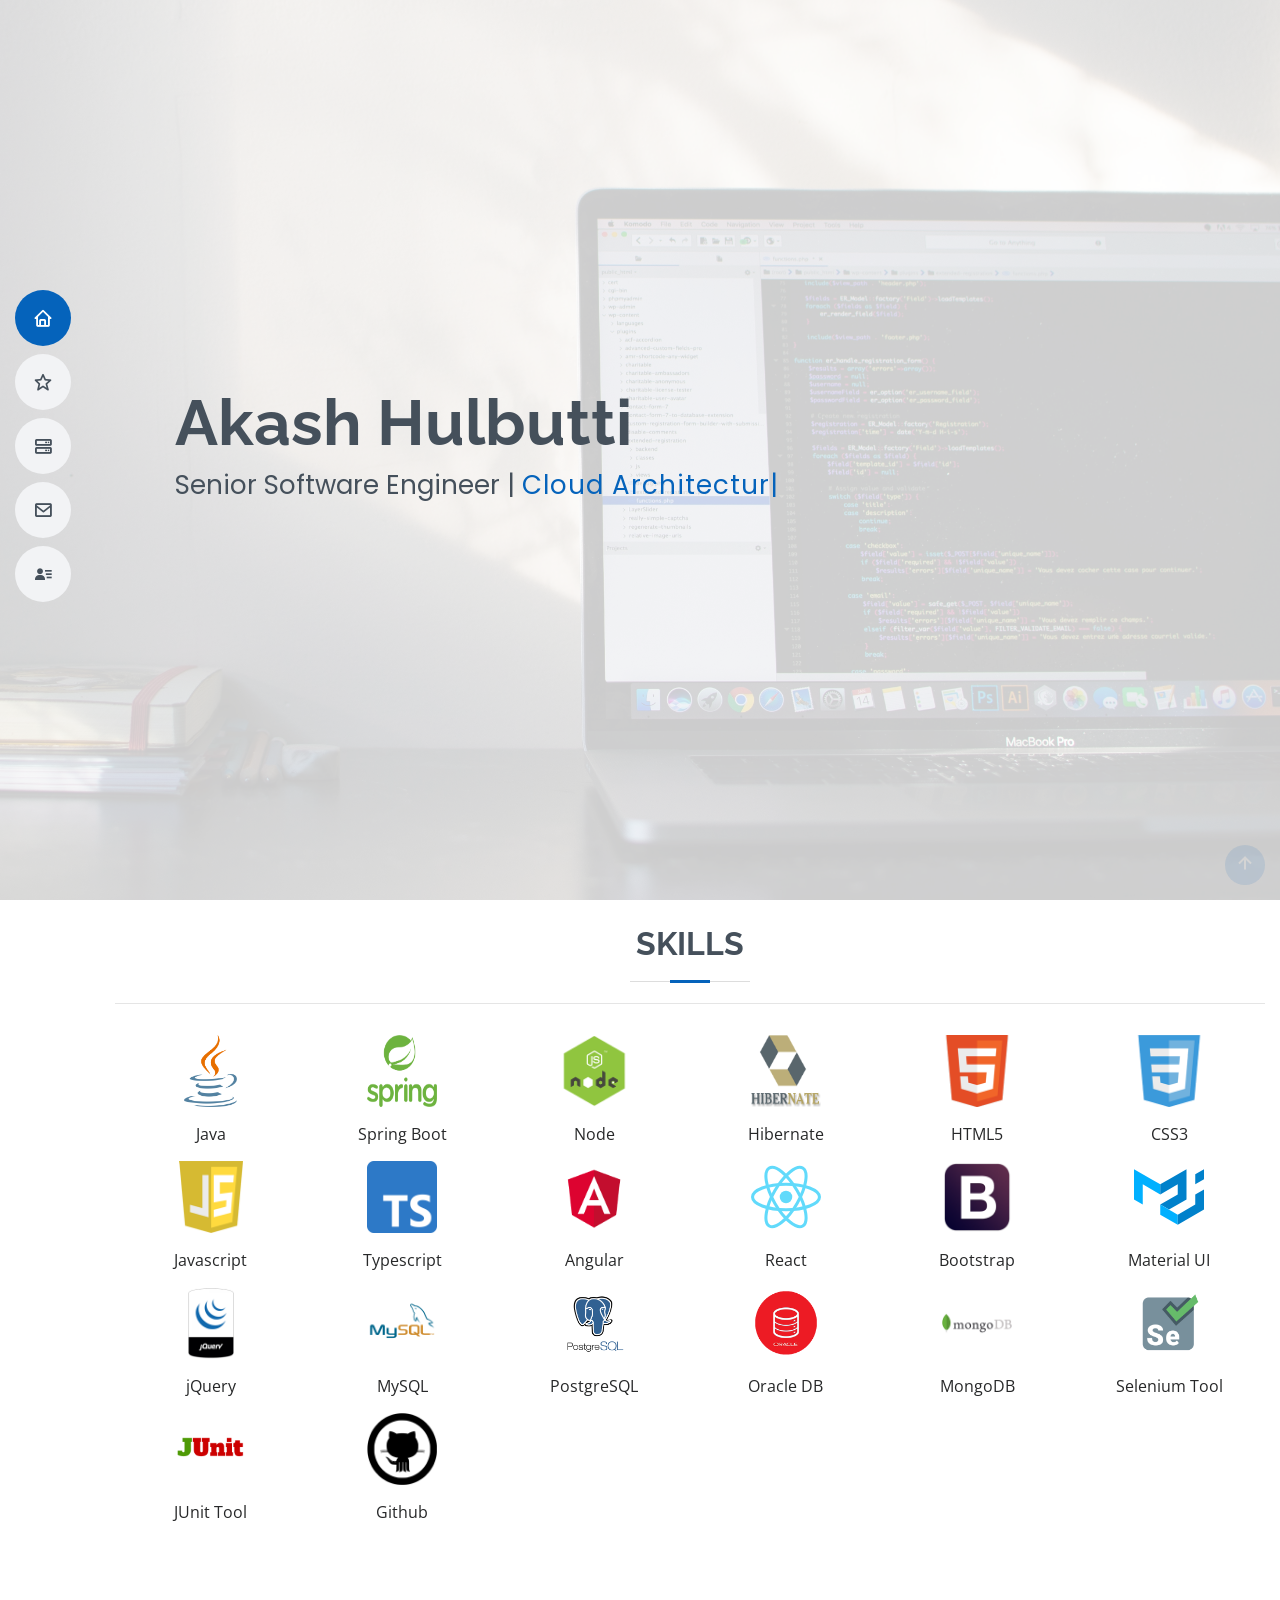
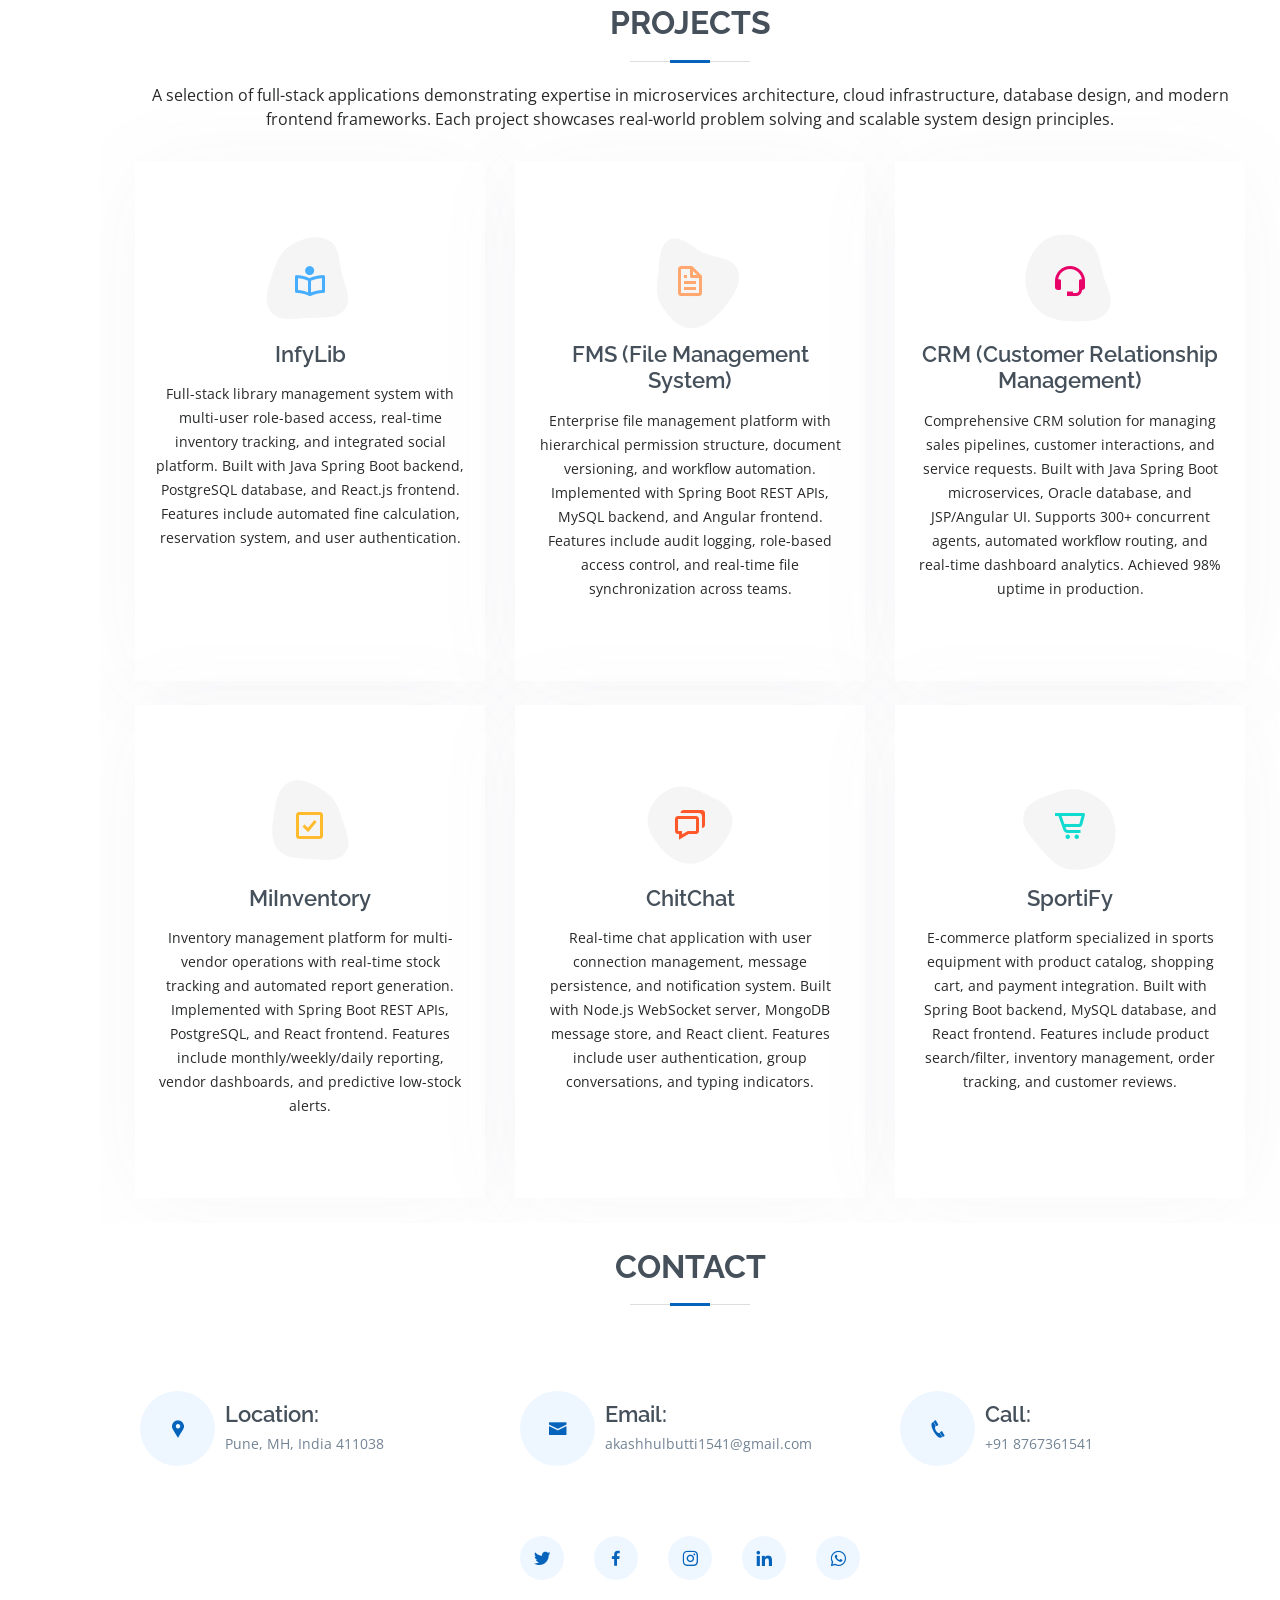
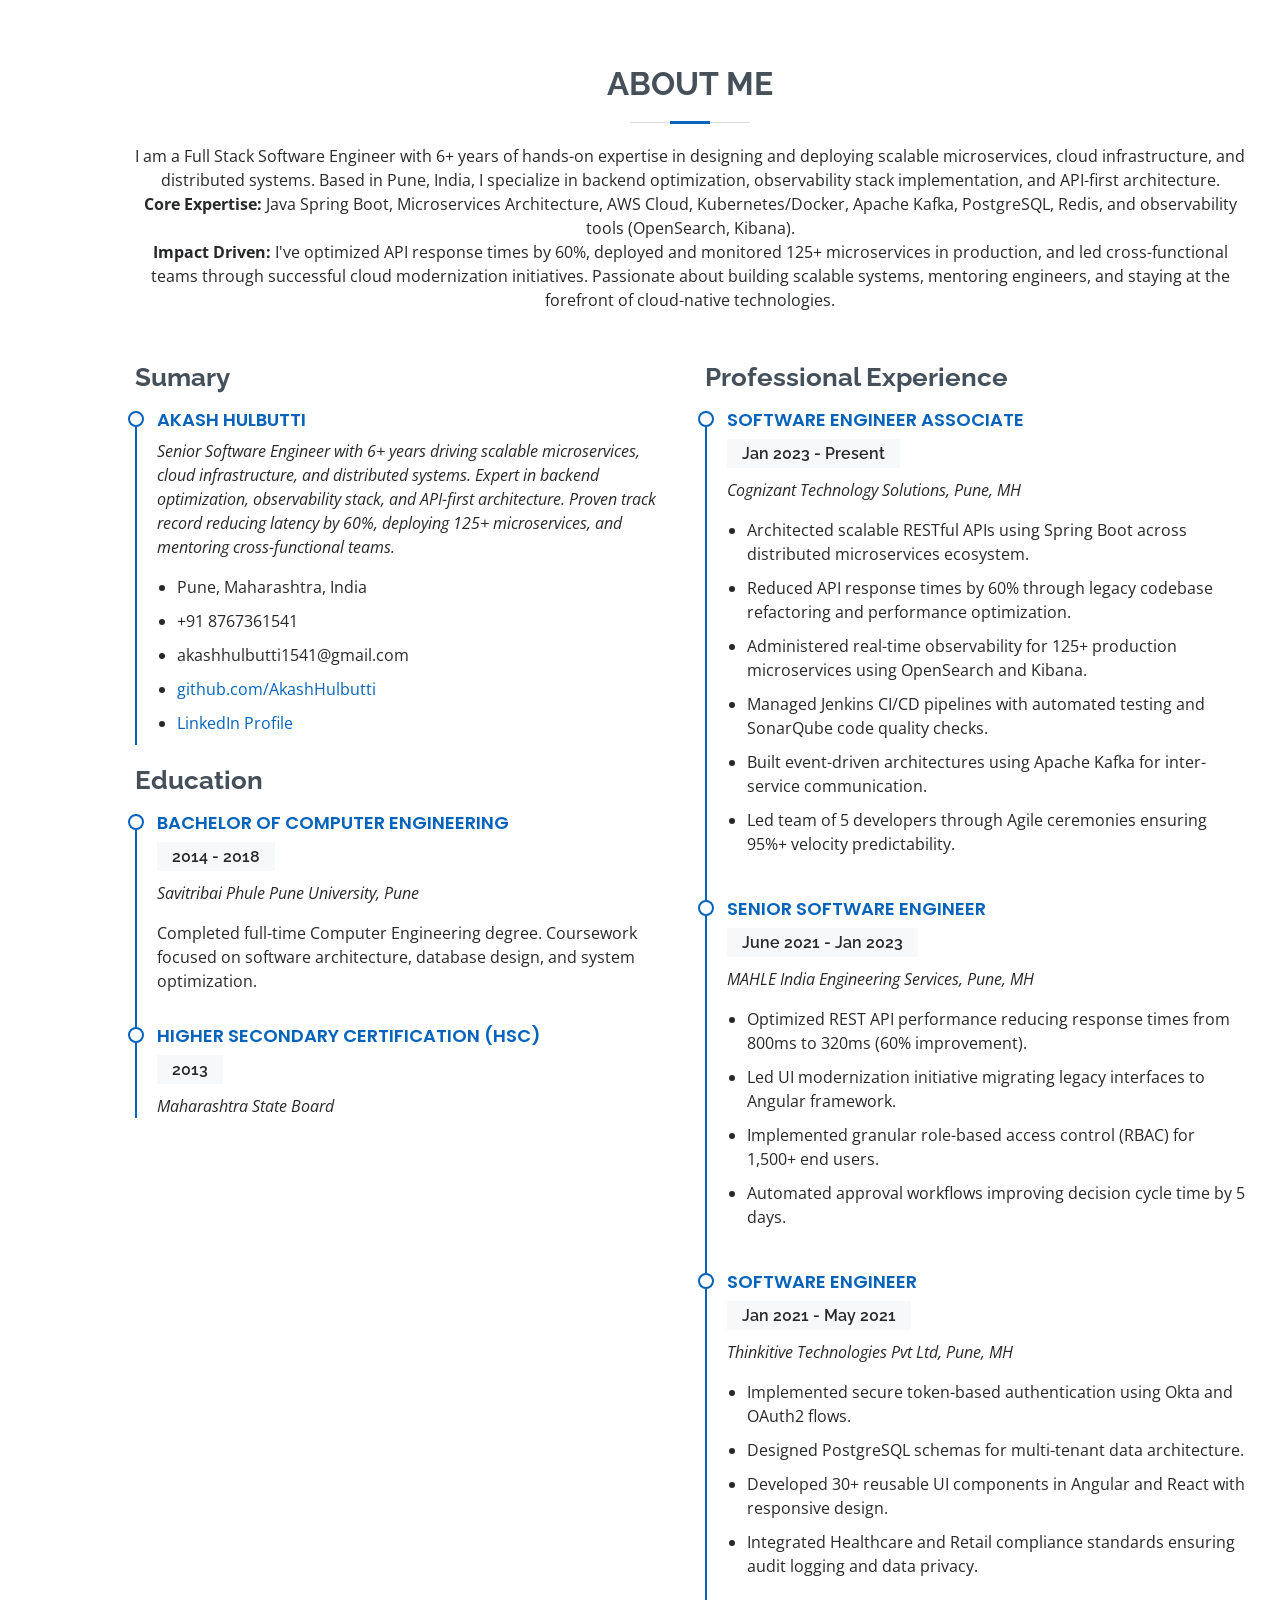
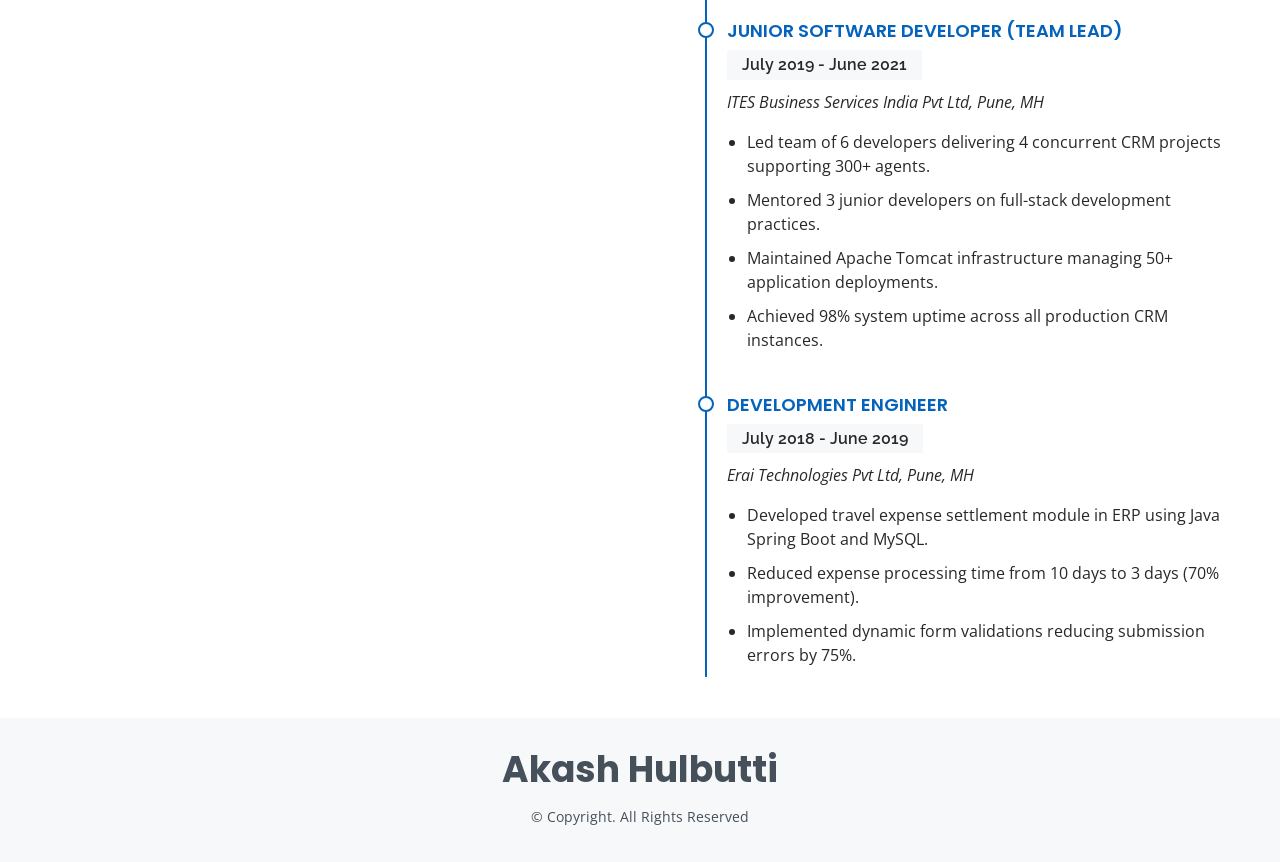
<file: old-index.html>
<!DOCTYPE html>
<html lang="en">
  <head>
    <meta charset="utf-8" />
    <meta content="width=device-width, initial-scale=1.0" name="viewport" />

    <title>Akash Hulbutti - Senior Software Engineer | Cloud & Distributed Systems</title>
    <meta content="Full Stack Software Engineer with 6+ years expertise in Java Spring Boot, microservices, cloud infrastructure, AWS, and distributed system design. Specializing in API optimization, observability, and scalable architecture." name="description" />
    <meta content="Software Engineer, Cloud Engineer, Java Spring Boot, Microservices, AWS, Kubernetes, Docker, API Development, DevOps, Distributed Systems, Observability, CI/CD" name="keywords" />
    <link href="assets/img/favicon.png" rel="icon" />
    <link href="assets/img/apple-touch-icon.png" rel="apple-touch-icon" />
    <link
      href="https://fonts.googleapis.com/css?family=Open+Sans:300,300i,400,400i,600,600i,700,700i|Raleway:300,300i,400,400i,500,500i,600,600i,700,700i|Poppins:300,300i,400,400i,500,500i,600,600i,700,700i"
      rel="stylesheet"
    />
    <link
      href="assets/vendor/bootstrap/css/bootstrap.min.css"
      rel="stylesheet"
    />
    <link href="assets/vendor/icofont/icofont.min.css" rel="stylesheet" />
    <link href="assets/vendor/boxicons/css/boxicons.min.css" rel="stylesheet" />
    <link href="assets/vendor/venobox/venobox.css" rel="stylesheet" />
    <link
      href="assets/vendor/owl.carousel/assets/owl.carousel.min.css"
      rel="stylesheet"
    />
    <link href="assets/css/style.css" rel="stylesheet" />
    <link href="assets/vendor/aos/aos.css" rel="stylesheet" />
  </head>

  <body>
    <button type="button" class="mobile-nav-toggle d-xl-none">
      <i class="icofont-navigation-menu"></i>
    </button>
    <header id="header" class="d-flex flex-column justify-content-center">
      <nav class="nav-menu">
        <ul>
          <li class="active">
            <a href="#hero"><i class="bx bx-home"></i> <span>Home</span></a>
          </li>
          <li>
            <a href="#skills"><i class="bx bx-star"></i> <span>Skills</span></a>
          </li> 
          <li>
            <a href="#services"
              ><i class="bx bx-server"></i> <span>Projects</span></a
            >
          </li>
          <li>
            <a href="#contact"
              ><i class="bx bx-envelope"></i> <span>Contact</span></a
            >
          </li>
          <li>
            <a href="#resume"
              ><i class="bx bxs-user-detail"></i> <span>Summary</span></a
            >
          </li>
        </ul>
      </nav>
    </header>
    <section id="hero" class="d-flex flex-column justify-content-center">
      <div class="container" data-aos="zoom-in" data-aos-delay="100">
        <h1>Akash Hulbutti</h1>
        <p>
          Senior Software Engineer | 
          <span class="typed" data-typed-items="Cloud Architecture, Microservices, Distributed Systems, API Design, Backend Optimization"></span>
        </p>
      </div>
    </section>
    <main id="main">
    <!--  <section id="about" class="about">
        <div class="container" data-aos="fade-up">
          <div class="section-title">
            <h2>About</h2>
            <p>
              I am a self taught Full Stack Developer, from
              Pune,Maharshtra,India. I enjoy designing and coding any kind of
              site/web or stand-alone applications.
            </p>
            <p>
              I work mostly with Java,Spring Boot, HTML5, CSS, JavaScript and have previously worked on ERP,
              CRM Projects and University related projects.
            </p>
          </div>
        </div>
      </section>  -->  
 <section id="skills" class="skills">
        <div class="container-fluid" data-aos="fade-up">
          <div class="section-title">
            <h2>Skills</h2>
            <hr/>
            <div class="card ml-auto d-flex flex-row justify-content-around align-items-baseline mt-auto col-md-auto">
              <div class="row">
                  <div class="col-6 col-sm-6 col-md-3 col-lg-2">
                    <img alt="" src="assets/img/java-logo.png" class="responsive-img">Java
                  </div>
                  <div class="col-6 col-sm-6 col-md-3 col-lg-2">
                    <img alt="" src="assets/img/spring-boot.png" class="responsive-img">Spring Boot
                  </div>
                  <div class="col-6 col-sm-6 col-md-3 col-lg-2">
                    <img alt="" src="assets/img/nodejs.png" class="responsive-img">Node
                  </div>
                  <div class="col-6 col-sm-6 col-md-3 col-lg-2">
                    <img alt="" src="assets/img/hibernate-logo.png" class="responsive-img">Hibernate
                  </div>
                  <div class="col-6 col-sm-6 col-md-3 col-lg-2">
                    <img alt="" src="assets/img/html5.png" class="responsive-img">HTML5
                  </div>
                  <div class="col-6 col-sm-6 col-md-3 col-lg-2">
                    <img alt="" src="assets/img/css3.png" class="responsive-img">CSS3
                  </div>
                  <div class="col-6 col-sm-6 col-md-3 col-lg-2">
                    <img alt="" src="assets/img/javascript.png" class="responsive-img">Javascript
                  </div>
                  <div class="col-6 col-sm-6 col-md-3 col-lg-2">
                    <img alt="" src="assets/img/typescript-logo.png" class="responsive-img">Typescript
                  </div>
                  <div class="col-6 col-sm-6 col-md-3 col-lg-2">
                    <img alt="" src="assets/img/angular-logo.png" class="responsive-img">Angular
                  </div>
                  <div class="col-6 col-sm-6 col-md-3 col-lg-2">
                    <img alt="" src="assets/img/react-logo.svg" class="responsive-img">React
                  </div>
                  <div class="col-6 col-sm-6 col-md-3 col-lg-2">
                    <img alt="" src="assets/img/bootstrap.png" class="responsive-img">Bootstrap
                  </div>
                  <div class="col-6 col-sm-6 col-md-3 col-lg-2">
                    <img alt="" src="assets/img/material-ui-logo.svg" class="responsive-img">Material UI
                  </div>
                  <div class="col-6 col-sm-6 col-md-3 col-lg-2">
                    <img alt="" src="assets/img/jquery.png" class="responsive-img">jQuery
                  </div>
                  <div class="col-6 col-sm-6 col-md-3 col-lg-2">
                    <img alt="" src="assets/img/mysql-logo.png" class="responsive-img">MySQL
                  </div>
                  <div class="col-6 col-sm-6 col-md-3 col-lg-2">
                    <img alt="" src="assets/img/postgresql.png" class="responsive-img">PostgreSQL
                  </div>
                  <div class="col-6 col-sm-6 col-md-3 col-lg-2">
                    <img alt="" src="assets/img/oracle-db-logo.png" class="responsive-img">Oracle DB
                  </div>
                  <div class="col-6 col-sm-6 col-md-3 col-lg-2">
                    <img alt="" src="assets/img/mongodb.png" class="responsive-img">MongoDB
                  </div>
                  <div class="col-6 col-sm-6 col-md-3 col-lg-2">
                    <img alt="" src="assets/img/selenium-logo.png" class="responsive-img">Selenium Tool
                  </div>
                  <div class="col-6 col-sm-6 col-md-3 col-lg-2">
                    <img alt="" src="assets/img/junit-logo.png" class="responsive-img">JUnit Tool
                  </div>
                  <div class="col-6 col-sm-6 col-md-3 col-lg-2"> 
                    <img alt="" src="assets/img/github.png" class="responsive-img">Github
                  </div> 
                </div>
            </div>
        </div>
      </section>
      <section id="services" class="services">
        <div class="container" data-aos="fade-up">
          <div class="section-title">
            <h2>Projects</h2>
            <p>
              A selection of full-stack applications demonstrating expertise in microservices architecture, cloud infrastructure, database design, and modern frontend frameworks. Each project showcases real-world problem solving and scalable system design principles.
            </p>
          </div>

          <div class="row">
            <div
              class="col-lg-4 col-md-6 d-flex align-items-stretch"
              data-aos="zoom-in"
              data-aos-delay="100"
            >
              <div class="icon-box iconbox-blue">
                <div class="icon">
                  <svg
                    width="100"
                    height="100"
                    viewBox="0 0 600 600"
                    xmlns="http://www.w3.org/2000/svg"
                  >
                    <path
                      stroke="none"
                      stroke-width="0"
                      fill="#f5f5f5"
                      d="M300,521.0016835830174C376.1290562159157,517.8887921683347,466.0731472004068,529.7835943286574,510.70327084640275,468.03025145048787C554.3714126377745,407.6079735673963,508.03601936045806,328.9844924480964,491.2728898941984,256.3432110539036C474.5976632858925,184.082847569629,479.9380746630129,96.60480741107993,416.23090153303,58.64404602377083C348.86323505073057,18.502131276798302,261.93793281208167,40.57373210992963,193.5410806939664,78.93577620505333C130.42746243093433,114.334589627462,98.30271207620316,179.96522072025542,76.75703585869454,249.04625023123273C51.97151888228291,328.5150500222984,13.704378332031375,421.85034740162234,66.52175969318436,486.19268352777647C119.04800174914682,550.1803526380478,217.28368757567262,524.383925680826,300,521.0016835830174"
                    ></path>
                  </svg>
                  <i class="bx bx-book-reader"></i>
                </div>
                <h4><a href="">InfyLib</a></h4>
                <p>
                  Full-stack library management system with multi-user role-based access, real-time inventory tracking, and integrated social platform. Built with Java Spring Boot backend, PostgreSQL database, and React.js frontend. Features include automated fine calculation, reservation system, and user authentication.
                </p>
               <!-- <a href=""><i class="bx bxl-git">Source</i></a> -->
              </div>
            </div>

            <div
              class="col-lg-4 col-md-6 d-flex align-items-stretch mt-4 mt-md-0"
              data-aos="zoom-in"
              data-aos-delay="200"
            >
              <div class="icon-box iconbox-orange">
                <div class="icon">
                  <svg
                    width="100"
                    height="100"
                    viewBox="0 0 600 600"
                    xmlns="http://www.w3.org/2000/svg"
                  >
                    <path
                      stroke="none"
                      stroke-width="0"
                      fill="#f5f5f5"
                      d="M300,582.0697525312426C382.5290701553225,586.8405444964366,449.9789794690241,525.3245884688669,502.5850820975895,461.55621195738473C556.606425686781,396.0723002908107,615.8543463187945,314.28637112970534,586.6730223649479,234.56875336149918C558.9533121215079,158.8439757836574,454.9685369536778,164.00468322053177,381.49747125262974,130.76875717737553C312.15926192815925,99.40240125094834,248.97055460311594,18.661163978235184,179.8680185752513,50.54337015887873C110.5421016452524,82.52863877960104,119.82277516462835,180.83849132639028,109.12597500060166,256.43424936330496C100.08760227029461,320.3096726198365,92.17705696193138,384.0621239912766,124.79988738764834,439.7174275375508C164.83382741302287,508.01625554203684,220.96474134820875,577.5009287672846,300,582.0697525312426"
                    ></path>
                  </svg>
                  <i class="bx bx-file"></i>
                </div>
                <h4><a href="">FMS (File Management System)</a></h4>
                <p>
                  Enterprise file management platform with hierarchical permission structure, document versioning, and workflow automation. Implemented with Spring Boot REST APIs, MySQL backend, and Angular frontend. Features include audit logging, role-based access control, and real-time file synchronization across teams.
                </p>
               <!-- <a href=""><i class="bx bxl-git">Source</i></a> -->
              </div>
            </div>

            <div
              class="col-lg-4 col-md-6 d-flex align-items-stretch mt-4 mt-lg-0"
              data-aos="zoom-in"
              data-aos-delay="300"
            >
              <div class="icon-box iconbox-pink">
                <div class="icon">
                  <svg
                    width="100"
                    height="100"
                    viewBox="0 0 600 600"
                    xmlns="http://www.w3.org/2000/svg"
                  >
                    <path
                      stroke="none"
                      stroke-width="0"
                      fill="#f5f5f5"
                      d="M300,541.5067337569781C382.14930387511276,545.0595476570109,479.8736841581634,548.3450877840088,526.4010558755058,480.5488172755941C571.5218469581645,414.80211281144784,517.5187510058486,332.0715597781072,496.52539010469104,255.14436215662573C477.37192572678356,184.95920475031193,473.57363656557914,105.61284051026155,413.0603344069578,65.22779650032875C343.27470386102294,18.654635553484475,251.2091493199835,5.337323636656869,175.0934190732945,40.62881213300186C97.87086631185822,76.43348514350839,51.98124368387456,156.15599469081315,36.44837278890362,239.84606092416172C21.716077023791087,319.22268207091537,43.775223500013084,401.1760424656574,96.891909868211,461.97329694683043C147.22146801428983,519.5804099606455,223.5754009179313,538.201503339737,300,541.5067337569781"
                    ></path>
                  </svg>
                  <i class="bx bx-support"></i>
                </div>
                <h4><a href="">CRM (Customer Relationship Management)</a></h4>
                <p>
                  Comprehensive CRM solution for managing sales pipelines, customer interactions, and service requests. Built with Java Spring Boot microservices, Oracle database, and JSP/Angular UI. Supports 300+ concurrent agents, automated workflow routing, and real-time dashboard analytics. Achieved 98% uptime in production.
                </p>
               <!-- <a href=""><i class="bx bxl-git">Source</i></a> -->
              </div>
            </div>

            <div
              class="col-lg-4 col-md-6 d-flex align-items-stretch mt-4"
              data-aos="zoom-in"
              data-aos-delay="100"
            >
              <div class="icon-box iconbox-yellow">
                <div class="icon">
                  <svg
                    width="100"
                    height="100"
                    viewBox="0 0 600 600"
                    xmlns="http://www.w3.org/2000/svg"
                  >
                    <path
                      stroke="none"
                      stroke-width="0"
                      fill="#f5f5f5"
                      d="M300,503.46388370962813C374.79870501325706,506.71871716319447,464.8034551963731,527.1746412648533,510.4981551193396,467.86667711651364C555.9287308511215,408.9015244558933,512.6030010748507,327.5744911775523,490.211057578863,256.5855673507754C471.097692560561,195.9906835881958,447.69079081568157,138.11976852964426,395.19560036434837,102.3242989838813C329.3053358748298,57.3949838291264,248.02791733380457,8.279543830951368,175.87071277845988,42.242879143198664C103.41431057327972,76.34704239035025,93.79494320519305,170.9812938413882,81.28167332365135,250.07896920659033C70.17666984294237,320.27484674793965,64.84698225790005,396.69656628748305,111.28512138212992,450.4950937839243C156.20124167950087,502.5303643271138,231.32542653798444,500.4755392045468,300,503.46388370962813"
                    ></path>
                  </svg>
                  <i class="bx bx-check-square"></i>
                </div>
                <h4><a href="">MiInventory</a></h4>
                <p>
                  Inventory management platform for multi-vendor operations with real-time stock tracking and automated report generation. Implemented with Spring Boot REST APIs, PostgreSQL, and React frontend. Features include monthly/weekly/daily reporting, vendor dashboards, and predictive low-stock alerts.
                </p>
                <!-- <a href=""><i class="bx bxl-git">Source</i></a> -->
              </div>
            </div>

            <div
              class="col-lg-4 col-md-6 d-flex align-items-stretch mt-4"
              data-aos="zoom-in"
              data-aos-delay="200"
            >
              <div class="icon-box iconbox-red">
                <div class="icon">
                  <svg
                    width="100"
                    height="100"
                    viewBox="0 0 600 600"
                    xmlns="http://www.w3.org/2000/svg"
                  >
                    <path
                      stroke="none"
                      stroke-width="0"
                      fill="#f5f5f5"
                      d="M300,532.3542879108572C369.38199826031484,532.3153073249985,429.10787420159085,491.63046689027357,474.5244479745417,439.17860296908856C522.8885846962883,383.3225815378663,569.1668002868075,314.3205725914397,550.7432151929288,242.7694973846089C532.6665558377875,172.5657663291529,456.2379748765914,142.6223662098291,390.3689995646985,112.34683881706744C326.66090330228417,83.06452184765237,258.84405631176094,53.51806209861945,193.32584062364296,78.48882559362697C121.61183558270385,105.82097193414197,62.805066853699245,167.19869350419734,48.57481801355237,242.6138429142374C34.843463184063346,315.3850353017275,76.69343916112496,383.4422959591041,125.22947124332185,439.3748458443577C170.7312796277747,491.8107796887764,230.57421082200815,532.3932930995766,300,532.3542879108572"
                    ></path>
                  </svg>
                  <i class="bx bx-chat"></i>
                </div>
                <h4><a href="">ChitChat</a></h4>
                <p>
                  Real-time chat application with user connection management, message persistence, and notification system. Built with Node.js WebSocket server, MongoDB message store, and React client. Features include user authentication, group conversations, and typing indicators.
                </p>
               <!-- <a href=""><i class="bx bxl-git">Source</i></a> -->
              </div>
            </div>

            <div
              class="col-lg-4 col-md-6 d-flex align-items-stretch mt-4"
              data-aos="zoom-in"
              data-aos-delay="300"
            >
              <div class="icon-box iconbox-teal">
                <div class="icon">
                  <svg
                    width="100"
                    height="100"
                    viewBox="0 0 600 600"
                    xmlns="http://www.w3.org/2000/svg"
                  >
                    <path
                      stroke="none"
                      stroke-width="0"
                      fill="#f5f5f5"
                      d="M300,566.797414625762C385.7384707136149,576.1784315230908,478.7894351017131,552.8928747891023,531.9192734346935,484.94944893311C584.6109503024035,417.5663521118492,582.489472248146,322.67544863468447,553.9536738515405,242.03673114598146C529.1557734026468,171.96086150256528,465.24506316201064,127.66468636344209,395.9583748389544,100.7403814666027C334.2173773831606,76.7482773500951,269.4350130405921,84.62216499799875,207.1952322260088,107.2889140133804C132.92018162631612,134.33871894543012,41.79353780512637,160.00259165414826,22.644507872594943,236.69541883565114C3.319112789854554,314.0945973066697,72.72355303640163,379.243833228382,124.04198916343866,440.3218312028393C172.9286146004772,498.5055451809895,224.45579914871206,558.5317968840102,300,566.797414625762"
                    ></path>
                  </svg>
                  <i class="bx bx-cart-alt"></i>
                </div>
                <h4><a href="">SportiFy</a></h4>
                <p>
                  E-commerce platform specialized in sports equipment with product catalog, shopping cart, and payment integration. Built with Spring Boot backend, MySQL database, and React frontend. Features include product search/filter, inventory management, order tracking, and customer reviews.
                </p>
              <!-- <a href=""><i class="bx bxl-git">Source</i></a> -->
              </div>
            </div>
          </div>
        </div>
      </section>
      <section id="contact" class="contact">
        <div class="container" data-aos="fade-up">
          <div class="section-title">
            <h2>Contact</h2>
          </div>
          <div class="row ">
              <!-- <div class="info align-self-auto center-align"> -->
                <div class="info address col-12 col-sm-12 col-md-4 col-lg-4">
                  <i class="icofont-google-map"></i>
                  <h4>Location:</h4>
                  <p>Pune, MH, India 411038</p>
                </div>
                <div class="info email col-12 col-sm-12 col-md-4 col-lg-4">
                  <i class="icofont-envelope"></i>
                  <h4>Email:</h4>
                  <p>akashhulbutti1541@gmail.com</p>
                </div>

                <div class="info phone col-12 col-sm-12 col-md-4 col-lg-4">
                  <i class="icofont-phone"></i>
                  <h4>Call:</h4>
                  <p>+91 8767361541</p>
                </div>
            <!-- </div> -->
          </div>
          <div class="row d-flex flex-row justify-content-center">
              <div class="social-links ">
                <div class="social-item">
                  <a href="https://twitter.com/akashhulbutti" class="twitter"><i class="bx bxl-twitter"></i></a>
                </div>
                <div class="social-item">
                  <a href="https://www.facebook.com/akash.hulbutti/" class="facebook"><i class="bx bxl-facebook"></i></a>
                </div>
                <div class="social-item">
                  <a href="https://www.instagram.com/akashhulbutti/" class="instagram"><i class="bx bxl-instagram"></i></a>
                </div>
                <div class="social-item">
                  <a href="https://www.linkedin.com/in/akash-hulbutti-a1905286/" class="linkedin"><i class="bx bxl-linkedin"></i></a>
              </div>
              <div class="social-item">
                <a href="https://wa.me/8806267702" class="whatsapp"><i class="bx bxl-whatsapp"></i></a>
            </div>
            </div>
          </div>
        </div>
      </section>
      <section id="resume" class="resume">
        <div class="container" data-aos="fade-up">
          <div class="section-title">
            <h2>About Me</h2>
            <p>
              I am a Full Stack Software Engineer with 6+ years of hands-on expertise in designing and deploying scalable microservices, cloud infrastructure, and distributed systems. Based in Pune, India, I specialize in backend optimization, observability stack implementation, and API-first architecture.
            </p>
            <p>
              <strong>Core Expertise:</strong> Java Spring Boot, Microservices Architecture, AWS Cloud, Kubernetes/Docker, Apache Kafka, PostgreSQL, Redis, and observability tools (OpenSearch, Kibana).
            </p>
            <p>
              <strong>Impact Driven:</strong> I've optimized API response times by 60%, deployed and monitored 125+ microservices in production, and led cross-functional teams through successful cloud modernization initiatives. Passionate about building scalable systems, mentoring engineers, and staying at the forefront of cloud-native technologies.
            </p>
          </div>
          <div class="row">
            <div class="col-lg-6">
              <h3 class="resume-title">Sumary</h3>
              <div class="resume-item pb-0">
                <h4>Akash Hulbutti</h4>
                <p>
                  <em>Senior Software Engineer with 6+ years driving scalable microservices, cloud infrastructure, and distributed systems. Expert in backend optimization, observability stack, and API-first architecture. Proven track record reducing latency by 60%, deploying 125+ microservices, and mentoring cross-functional teams.</em>
                </p>
                <ul>
                  <li>Pune, Maharashtra, India</li>
                  <li>+91 8767361541</li>
                  <li>akashhulbutti1541@gmail.com</li>
                  <li><a href="https://github.com/AkashHulbutti" target="_blank">github.com/AkashHulbutti</a></li>
                  <li><a href="https://linkedin.com/in/akash-h-a1905286/" target="_blank">LinkedIn Profile</a></li>
                </ul>
              </div>

              <h3 class="resume-title">Education</h3>
              <div class="resume-item">
                <h4>Bachelor of Computer Engineering</h4>
                <h5>2014 - 2018</h5>
                <p><em>Savitribai Phule Pune University, Pune</em></p>
                <p>
                  Completed full-time Computer Engineering degree. Coursework focused on software architecture, database design, and system optimization.
                </p>
              </div>
              <div class="resume-item">
                <h4>Higher Secondary Certification (HSC)</h4>
                <h5>2013</h5>
                <p><em>Maharashtra State Board</em></p>
              </div>
            </div>
            <div class="col-lg-6">
              <h3 class="resume-title">Professional Experience</h3>
              <div class="resume-item">
                <h4>Software Engineer Associate</h4>
                <h5>Jan 2023 - Present</h5>
                <p><em>Cognizant Technology Solutions, Pune, MH</em></p>
                <ul>
                  <li>
                    Architected scalable RESTful APIs using Spring Boot across distributed microservices ecosystem.
                  </li>
                  <li>
                    Reduced API response times by 60% through legacy codebase refactoring and performance optimization.
                  </li>
                  <li>
                    Administered real-time observability for 125+ production microservices using OpenSearch and Kibana.
                  </li>
                  <li>
                    Managed Jenkins CI/CD pipelines with automated testing and SonarQube code quality checks.
                  </li>
                  <li>
                    Built event-driven architectures using Apache Kafka for inter-service communication.
                  </li>
                  <li>
                    Led team of 5 developers through Agile ceremonies ensuring 95%+ velocity predictability.
                  </li>
                </ul>
              </div>
              <div class="resume-item">
                <h4>Senior Software Engineer</h4>
                <h5>June 2021 - Jan 2023</h5>
                <p><em>MAHLE India Engineering Services, Pune, MH</em></p>
                <ul>
                  <li>
                    Optimized REST API performance reducing response times from 800ms to 320ms (60% improvement).
                  </li>
                  <li>
                    Led UI modernization initiative migrating legacy interfaces to Angular framework.
                  </li>
                  <li>
                    Implemented granular role-based access control (RBAC) for 1,500+ end users.
                  </li>
                  <li>
                    Automated approval workflows improving decision cycle time by 5 days.
                  </li>
                </ul>
              </div>
              <div class="resume-item">
                <h4>Software Engineer</h4>
                <h5>Jan 2021 - May 2021</h5>
                <p><em>Thinkitive Technologies Pvt Ltd, Pune, MH</em></p>
                <ul>
                  <li>
                    Implemented secure token-based authentication using Okta and OAuth2 flows.
                  </li>
                  <li>
                    Designed PostgreSQL schemas for multi-tenant data architecture.
                  </li>
                  <li>
                    Developed 30+ reusable UI components in Angular and React with responsive design.
                  </li>
                  <li>
                    Integrated Healthcare and Retail compliance standards ensuring audit logging and data privacy.
                  </li>
                </ul>
              </div>
              <div class="resume-item">
                <h4>Junior Software Developer (Team Lead)</h4>
                <h5>July 2019 - June 2021</h5>
                <p><em>ITES Business Services India Pvt Ltd, Pune, MH</em></p>
                <ul>
                  <li>
                    Led team of 6 developers delivering 4 concurrent CRM projects supporting 300+ agents.
                  </li>
                  <li>
                    Mentored 3 junior developers on full-stack development practices.
                  </li>
                  <li>
                    Maintained Apache Tomcat infrastructure managing 50+ application deployments.
                  </li>
                  <li>
                    Achieved 98% system uptime across all production CRM instances.
                  </li>
                </ul>
              </div>
              <div class="resume-item">
                <h4>Development Engineer</h4>
                <h5>July 2018 - June 2019</h5>
                <p><em>Erai Technologies Pvt Ltd, Pune, MH</em></p>
                <ul>
                  <li>
                    Developed travel expense settlement module in ERP using Java Spring Boot and MySQL.
                  </li>
                  <li>
                    Reduced expense processing time from 10 days to 3 days (70% improvement).
                  </li>
                  <li>
                    Implemented dynamic form validations reducing submission errors by 75%.
                  </li>
                </ul>
              </div>
            </div>
          </div>
        </div>
      </section>
    </main>
    <footer id="footer">
      <div class="container">
        <h3>Akash Hulbutti</h3>
        <div class="copyright">
          &copy; Copyright. All Rights Reserved
        </div>
        <!-- <div class="credits">
           Designed by <h5>Akash Hulbutti</h5 >
        </div> -->
      </div>
    </footer>
    <a href="#" class="back-to-top"><i class="bx bx-up-arrow-alt"></i></a>
    <div id="preloader"></div>
    <script src="assets/vendor/jquery/jquery.min.js"></script>
    <script src="assets/vendor/bootstrap/js/bootstrap.bundle.min.js"></script>
    <script src="assets/vendor/jquery.easing/jquery.easing.min.js"></script>
    <script src="assets/vendor/php-email-form/validate.js"></script>
    <script src="assets/vendor/waypoints/jquery.waypoints.min.js"></script>
    <script src="assets/vendor/counterup/counterup.min.js"></script>
    <script src="assets/vendor/isotope-layout/isotope.pkgd.min.js"></script>
    <script src="assets/vendor/venobox/venobox.min.js"></script>
    <script src="assets/vendor/owl.carousel/owl.carousel.min.js"></script>
    <script src="assets/vendor/typed.js/typed.min.js"></script>
    <script src="assets/vendor/aos/aos.js"></script>
    <script src="assets/js/main.js"></script>
  </body>
</html>
</file>
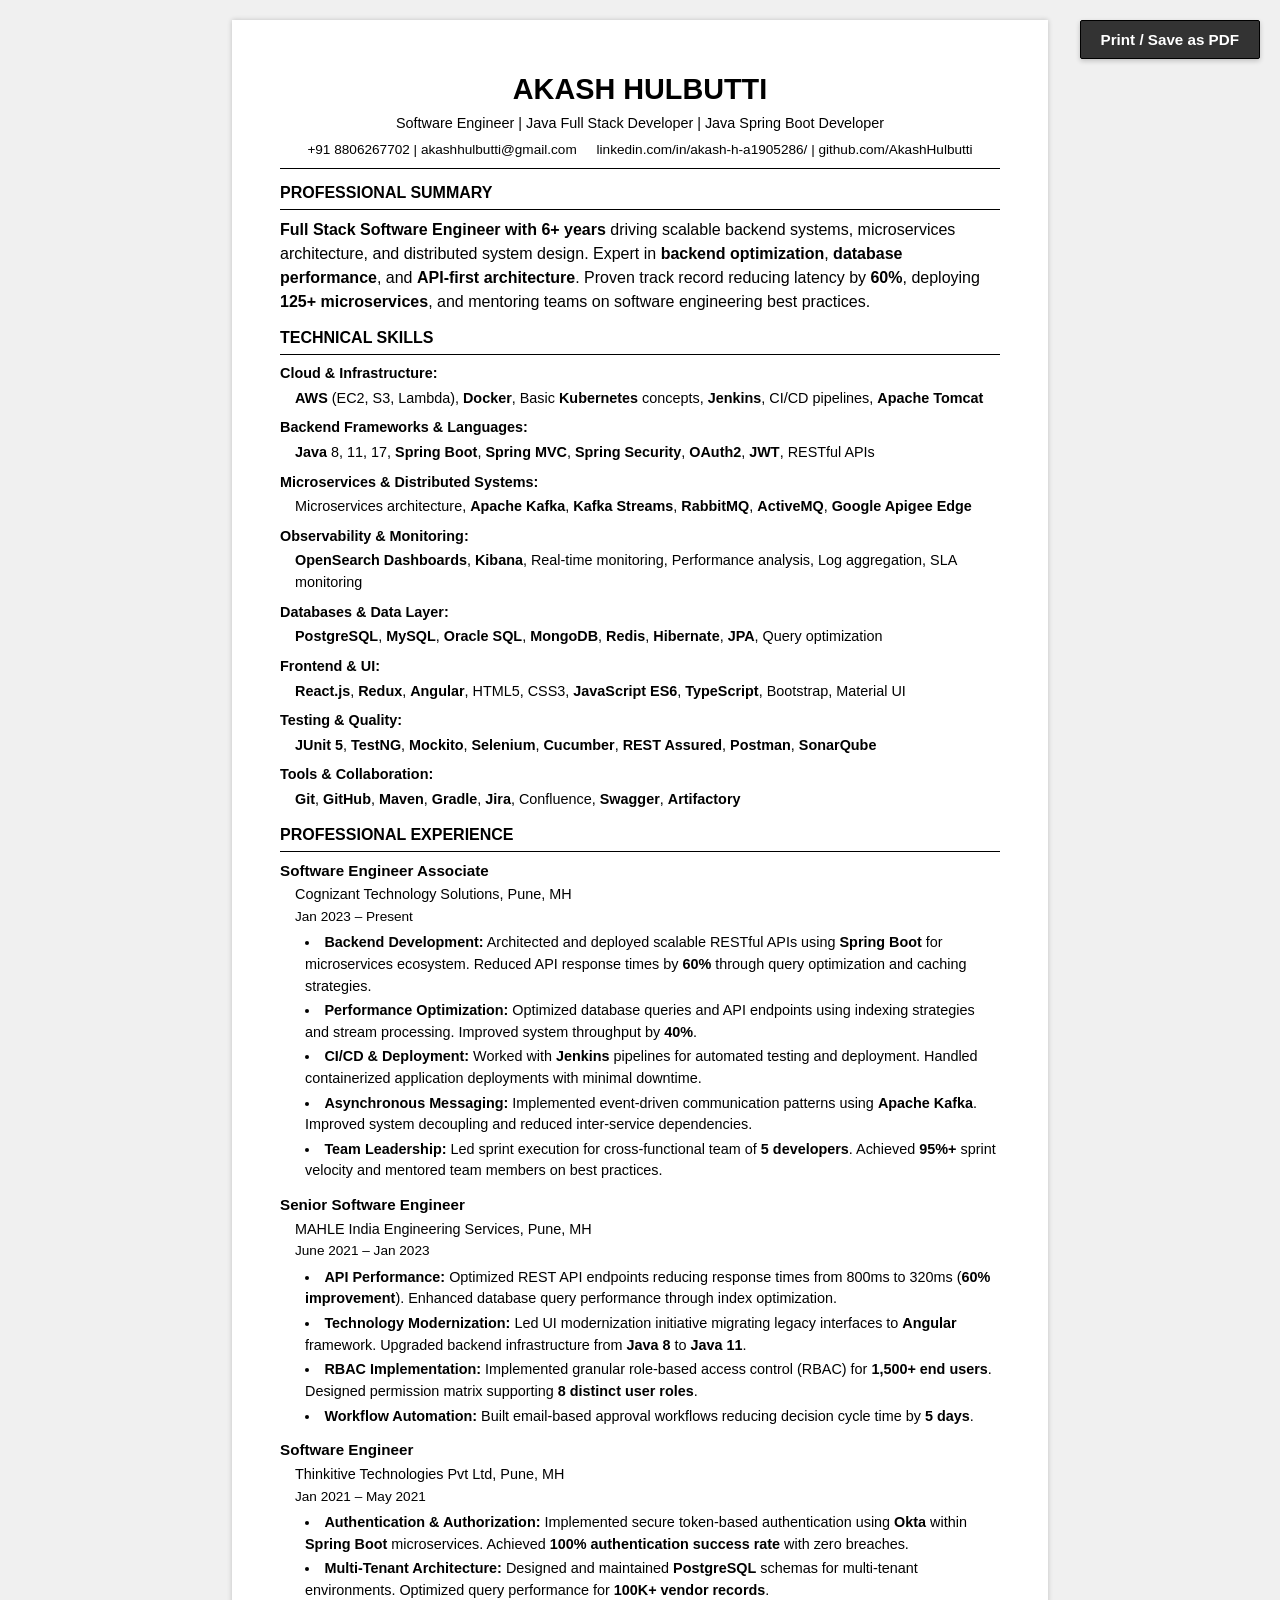
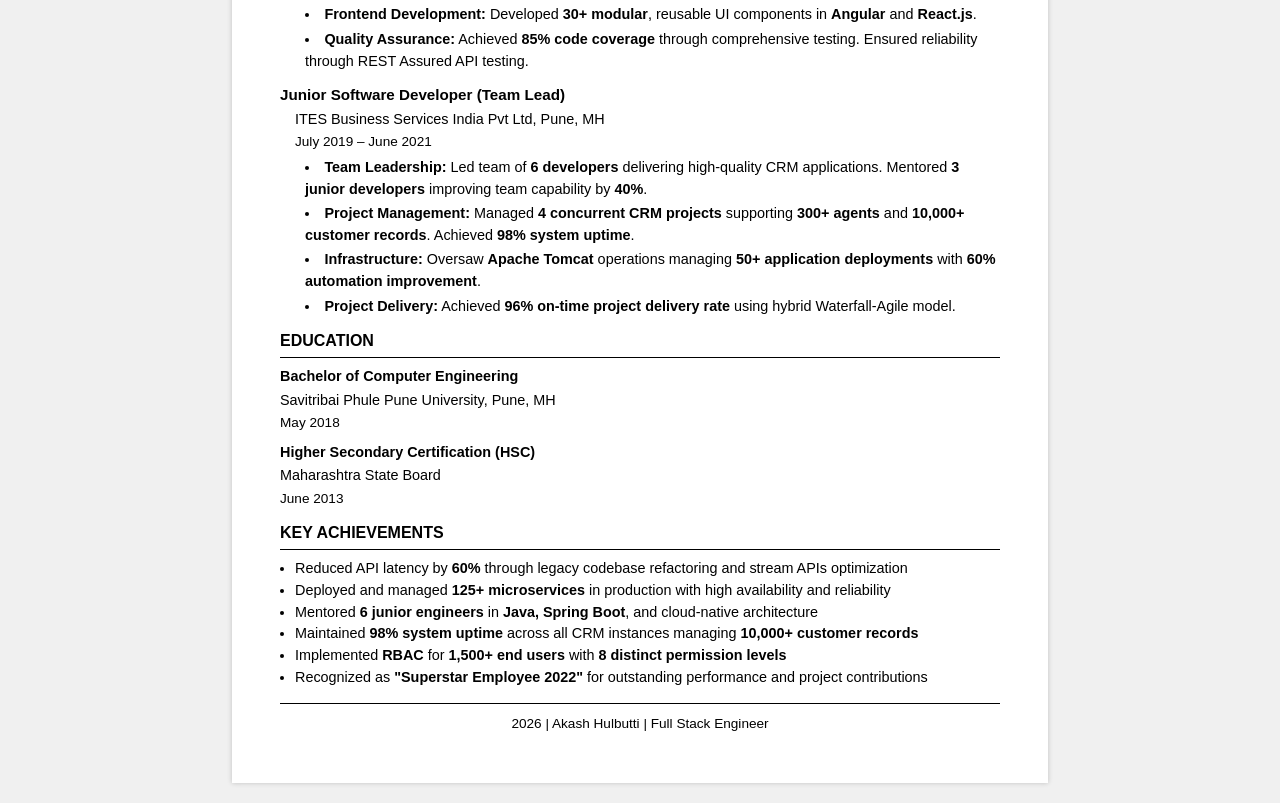
<file: resume.html>
<!DOCTYPE html>
<html lang="en">
<head>
    <meta charset="UTF-8">
    <meta name="viewport" content="width=device-width, initial-scale=1.0">
    <meta name="description" content="Akash Hulbutti - Software Engineer Resume - ATS Friendly Format">
    <title>Akash Hulbutti - Resume | Software Engineer</title>
    <style>
        * {
            margin: 0;
            padding: 0;
            box-sizing: border-box;
        }

        body {
            font-family: 'Arial', 'Times New Roman', serif;
            line-height: 1.5;
            color: #000;
            background-color: #f0f0f0;
            padding: 20px;
        }

        .container {
            max-width: 8.5in;
            margin: 0 auto;
            background-color: white;
            padding: 0.5in;
            box-shadow: 0 0 5px rgba(0, 0, 0, 0.2);
        }

        .print-button {
            background-color: #333;
            color: white;
            padding: 10px 20px;
            border: 1px solid #000;
            border-radius: 2px;
            cursor: pointer;
            font-size: 0.95rem;
            font-weight: bold;
            margin-bottom: 20px;
            transition: background-color 0.2s ease;
            position: fixed;
            top: 20px;
            right: 20px;
            z-index: 9999;
            box-shadow: 0 2px 5px rgba(0, 0, 0, 0.2);
        }

        .print-button:hover {
            background-color: #000;
        }

        /* Resume Header */
        .resume-header {
            text-align: center;
            border-bottom: 1px solid #000;
            padding-bottom: 8px;
            margin-bottom: 12px;
        }

        .resume-header h1 {
            font-size: 1.8rem;
            margin-bottom: 2px;
            color: #000;
            font-weight: bold;
        }

        .resume-header p {
            font-size: 0.9rem;
            color: #000;
            margin-bottom: 5px;
            font-weight: normal;
        }

        .contact-info {
            font-size: 0.85rem;
            color: #000;
        }

        .contact-info span {
            margin: 0 8px;
        }

        /* Section Styles */
        .section {
            margin-bottom: 12px;
        }

        .section-title {
            font-size: 1rem;
            font-weight: bold;
            color: #000;
            border-bottom: 1px solid #000;
            padding-bottom: 4px;
            margin-bottom: 8px;
            text-transform: uppercase;
            letter-spacing: 0px;
        }

        /* Job Entry */
        .job-entry {
            margin-bottom: 12px;
            margin-left: 0;
            padding-left: 0;
        }

        .job-title {
            font-size: 0.95rem;
            font-weight: bold;
            color: #000;
            margin-bottom: 2px;
            margin-left: 0;
        }

        .job-company {
            font-size: 0.9rem;
            color: #000;
            font-weight: normal;
            margin-bottom: 1px;
            margin-left: 15px;
        }

        .job-dates {
            font-size: 0.85rem;
            color: #000;
            margin-bottom: 5px;
            font-weight: normal;
            margin-left: 15px;
        }

        .job-description {
            color: #000;
            font-size: 0.9rem;
            line-height: 1.5;
            margin-left: 15px;
        }

        .job-description ul {
            list-style-position: inside;
            margin-left: 10px;
            margin-top: 5px;
        }

        .job-description li {
            margin-bottom: 3px;
        }

        /* Skills */
        .skills-category {
            margin-bottom: 8px;
        }

        .skills-category-title {
            font-weight: bold;
            color: #000;
            margin-bottom: 3px;
            font-size: 0.9rem;
        }

        .skills-list {
            color: #000;
            font-size: 0.9rem;
            margin-left: 15px;
        }

        /* Education */
        .education-entry {
            margin-bottom: 8px;
        }

        .education-degree {
            font-weight: bold;
            color: #000;
            margin-bottom: 2px;
            font-size: 0.9rem;
        }

        .education-school {
            color: #000;
            font-weight: normal;
            margin-bottom: 2px;
            font-size: 0.9rem;
        }

        .education-date {
            color: #000;
            font-size: 0.85rem;
        }

        /* Achievement Section */
        .achievements-grid {
            display: grid;
            grid-template-columns: repeat(2, 1fr);
            gap: 10px;
            margin-bottom: 12px;
        }

        .achievement-item {
            background-color: white;
            padding: 8px 10px;
            border-left: 1px solid #000;
            border: 1px solid #ccc;
        }

        .achievement-metric {
            font-size: 1.1rem;
            font-weight: bold;
            color: #000;
            margin-bottom: 2px;
        }

        .achievement-desc {
            color: #000;
            font-size: 0.85rem;
        }

        /* Print Styles */
        @media print {
            * {
                margin: 0;
                padding: 0;
            }

            body {
                background-color: white;
                padding: 0.25in;
                margin: 0;
                width: 100%;
                height: 100%;
            }

            .container {
                box-shadow: none;
                max-width: 100%;
                padding: 0.25in;
                margin: 0;
                background-color: white;
            }

            .print-button {
                display: none !important;
            }

            .section {
                page-break-inside: avoid;
            }

            .job-entry {
                page-break-inside: avoid;
            }

            .education-entry {
                page-break-inside: avoid;
            }

            a {
                color: #000;
                text-decoration: none;
            }
        }

        /* Responsive */
        @media (max-width: 768px) {
            .container {
                padding: 15px;
            }

            .resume-header h1 {
                font-size: 1.5rem;
            }

            .contact-info {
                font-size: 0.8rem;
            }

            .contact-info span {
                display: block;
                margin: 3px 0;
            }

            .achievements-grid {
                grid-template-columns: 1fr;
            }
        }
    </style>
</head>
<body>
    <div class="container">
        <button class="print-button" onclick="window.print()">Print / Save as PDF</button>

        <!-- Header -->
        <div class="resume-header">
            <h1>AKASH HULBUTTI</h1>
            <p>Software Engineer | Java Full Stack Developer | Java Spring Boot Developer</p>
            <div class="contact-info">
                <span>+91 8806267702 | akashhulbutti@gmail.com</span>
                <span>linkedin.com/in/akash-h-a1905286/ | github.com/AkashHulbutti</span>
            </div>
        </div>

        <!-- Professional Summary -->
        <div class="section">
            <div class="section-title">Professional Summary</div>
            <p><b>Full Stack Software Engineer with 6+ years</b> driving scalable backend systems, microservices architecture, and distributed system design. Expert in <b>backend optimization</b>, <b>database performance</b>, and <b>API-first architecture</b>. Proven track record reducing latency by <b>60%</b>, deploying <b>125+ microservices</b>, and mentoring teams on software engineering best practices.</p>
        </div>

        <!-- Technical Skills -->
        <div class="section">
            <div class="section-title">Technical Skills</div>
            
            <div class="skills-category">
                <div class="skills-category-title">Cloud & Infrastructure:</div>
                <div class="skills-list"><b>AWS</b> (EC2, S3, Lambda), <b>Docker</b>, Basic <b>Kubernetes</b> concepts, <b>Jenkins</b>, CI/CD pipelines, <b>Apache Tomcat</b></div>
            </div>

            <div class="skills-category">
                <div class="skills-category-title">Backend Frameworks & Languages:</div>
                <div class="skills-list"><b>Java</b> 8, 11, 17, <b>Spring Boot</b>, <b>Spring MVC</b>, <b>Spring Security</b>, <b>OAuth2</b>, <b>JWT</b>, RESTful APIs</div>
            </div>

            <div class="skills-category">
                <div class="skills-category-title">Microservices & Distributed Systems:</div>
                <div class="skills-list">Microservices architecture, <b>Apache Kafka</b>, <b>Kafka Streams</b>, <b>RabbitMQ</b>, <b>ActiveMQ</b>, <b>Google Apigee Edge</b></div>
            </div>

            <div class="skills-category">
                <div class="skills-category-title">Observability & Monitoring:</div>
                <div class="skills-list"><b>OpenSearch Dashboards</b>, <b>Kibana</b>, Real-time monitoring, Performance analysis, Log aggregation, SLA monitoring</div>
            </div>

            <div class="skills-category">
                <div class="skills-category-title">Databases & Data Layer:</div>
                <div class="skills-list"><b>PostgreSQL</b>, <b>MySQL</b>, <b>Oracle SQL</b>, <b>MongoDB</b>, <b>Redis</b>, <b>Hibernate</b>, <b>JPA</b>, Query optimization</div>
            </div>

            <div class="skills-category">
                <div class="skills-category-title">Frontend & UI:</div>
                <div class="skills-list"><b>React.js</b>, <b>Redux</b>, <b>Angular</b>, HTML5, CSS3, <b>JavaScript ES6</b>, <b>TypeScript</b>, Bootstrap, Material UI</div>
            </div>

            <div class="skills-category">
                <div class="skills-category-title">Testing & Quality:</div>
                <div class="skills-list"><b>JUnit 5</b>, <b>TestNG</b>, <b>Mockito</b>, <b>Selenium</b>, <b>Cucumber</b>, <b>REST Assured</b>, <b>Postman</b>, <b>SonarQube</b></div>
            </div>

            <div class="skills-category">
                <div class="skills-category-title">Tools & Collaboration:</div>
                <div class="skills-list"><b>Git</b>, <b>GitHub</b>, <b>Maven</b>, <b>Gradle</b>, <b>Jira</b>, Confluence, <b>Swagger</b>, <b>Artifactory</b></div>
            </div>
        </div>

        <!-- Professional Experience -->
        <div class="section">
            <div class="section-title">Professional Experience</div>

            <div class="job-entry">
                <div class="job-title">Software Engineer Associate</div>
                <div class="job-company">Cognizant Technology Solutions, Pune, MH</div>
                <div class="job-dates">Jan 2023 – Present</div>
                <div class="job-description">
                    <ul>
                        <li><b>Backend Development:</b> Architected and deployed scalable RESTful APIs using <b>Spring Boot</b> for microservices ecosystem. Reduced API response times by <b>60%</b> through query optimization and caching strategies.</li>
                        <li><b>Performance Optimization:</b> Optimized database queries and API endpoints using indexing strategies and stream processing. Improved system throughput by <b>40%</b>.</li>
                        <li><b>CI/CD & Deployment:</b> Worked with <b>Jenkins</b> pipelines for automated testing and deployment. Handled containerized application deployments with minimal downtime.</li>
                        <li><b>Asynchronous Messaging:</b> Implemented event-driven communication patterns using <b>Apache Kafka</b>. Improved system decoupling and reduced inter-service dependencies.</li>
                        <li><b>Team Leadership:</b> Led sprint execution for cross-functional team of <b>5 developers</b>. Achieved <b>95%+</b> sprint velocity and mentored team members on best practices.</li>
                    </ul>
                </div>
            </div>

            <div class="job-entry">
                <div class="job-title">Senior Software Engineer</div>
                <div class="job-company">MAHLE India Engineering Services, Pune, MH</div>
                <div class="job-dates">June 2021 – Jan 2023</div>
                <div class="job-description">
                    <ul>
                        <li><b>API Performance:</b> Optimized REST API endpoints reducing response times from 800ms to 320ms (<b>60% improvement</b>). Enhanced database query performance through index optimization.</li>
                        <li><b>Technology Modernization:</b> Led UI modernization initiative migrating legacy interfaces to <b>Angular</b> framework. Upgraded backend infrastructure from <b>Java 8</b> to <b>Java 11</b>.</li>
                        <li><b>RBAC Implementation:</b> Implemented granular role-based access control (RBAC) for <b>1,500+ end users</b>. Designed permission matrix supporting <b>8 distinct user roles</b>.</li>
                        <li><b>Workflow Automation:</b> Built email-based approval workflows reducing decision cycle time by <b>5 days</b>.</li>
                    </ul>
                </div>
            </div>

            <div class="job-entry">
                <div class="job-title">Software Engineer</div>
                <div class="job-company">Thinkitive Technologies Pvt Ltd, Pune, MH</div>
                <div class="job-dates">Jan 2021 – May 2021</div>
                <div class="job-description">
                    <ul>
                        <li><b>Authentication & Authorization:</b> Implemented secure token-based authentication using <b>Okta</b> within <b>Spring Boot</b> microservices. Achieved <b>100% authentication success rate</b> with zero breaches.</li>
                        <li><b>Multi-Tenant Architecture:</b> Designed and maintained <b>PostgreSQL</b> schemas for multi-tenant environments. Optimized query performance for <b>100K+ vendor records</b>.</li>
                        <li><b>Frontend Development:</b> Developed <b>30+ modular</b>, reusable UI components in <b>Angular</b> and <b>React.js</b>.</li>
                        <li><b>Quality Assurance:</b> Achieved <b>85% code coverage</b> through comprehensive testing. Ensured reliability through REST Assured API testing.</li>
                    </ul>
                </div>
            </div>

            <div class="job-entry">
                <div class="job-title">Junior Software Developer (Team Lead)</div>
                <div class="job-company">ITES Business Services India Pvt Ltd, Pune, MH</div>
                <div class="job-dates">July 2019 – June 2021</div>
                <div class="job-description">
                    <ul>
                        <li><b>Team Leadership:</b> Led team of <b>6 developers</b> delivering high-quality CRM applications. Mentored <b>3 junior developers</b> improving team capability by <b>40%</b>.</li>
                        <li><b>Project Management:</b> Managed <b>4 concurrent CRM projects</b> supporting <b>300+ agents</b> and <b>10,000+ customer records</b>. Achieved <b>98% system uptime</b>.</li>
                        <li><b>Infrastructure:</b> Oversaw <b>Apache Tomcat</b> operations managing <b>50+ application deployments</b> with <b>60% automation improvement</b>.</li>
                        <li><b>Project Delivery:</b> Achieved <b>96% on-time project delivery rate</b> using hybrid Waterfall-Agile model.</li>
                    </ul>
                </div>
            </div>
        </div>

        <!-- Education -->
        <div class="section">
            <div class="section-title">Education</div>

            <div class="education-entry">
                <div class="education-degree">Bachelor of Computer Engineering</div>
                <div class="education-school">Savitribai Phule Pune University, Pune, MH</div>
                <div class="education-date">May 2018</div>
            </div>

            <div class="education-entry">
                <div class="education-degree">Higher Secondary Certification (HSC)</div>
                <div class="education-school">Maharashtra State Board</div>
                <div class="education-date">June 2013</div>
            </div>
        </div>

        <!-- Achievements -->
        <div class="section">
            <div class="section-title">Key Achievements</div>
            
            <ul style="margin-left: 15px; color: #000; font-size: 0.9rem;">
                <li>Reduced API latency by <b>60%</b> through legacy codebase refactoring and stream APIs optimization</li>
                <li>Deployed and managed <b>125+ microservices</b> in production with high availability and reliability</li>
                <li>Mentored <b>6 junior engineers</b> in <b>Java, Spring Boot</b>, and cloud-native architecture</li>
                <li>Maintained <b>98% system uptime</b> across all CRM instances managing <b>10,000+ customer records</b></li>
                <li>Implemented <b>RBAC</b> for <b>1,500+ end users</b> with <b>8 distinct permission levels</b></li>
                <li>Recognized as <b>"Superstar Employee 2022"</b> for outstanding performance and project contributions</li>
            </ul>
        </div>

        <!-- Footer -->
        <div style="text-align: center; margin-top: 15px; border-top: 1px solid #000; padding-top: 10px; color: #000; font-size: 0.85rem;">
            <p>2026 | Akash Hulbutti | Full Stack Engineer</p>
        </div>
    </div>

    <script>
        // Track PDF downloads
        document.querySelector('.print-button').addEventListener('click', () => {
            // Optional: Send analytics
            console.log('Resume PDF download initiated');
        });
    </script>
</body>
</html>
</file>
<file: assets/vendor/venobox/venobox.css>
/* ------ venobox.css --------*/
.vbox-overlay *, .vbox-overlay *:before, .vbox-overlay *:after{
    -webkit-backface-visibility: hidden;
    -webkit-box-sizing:border-box;
    -moz-box-sizing:border-box;
    box-sizing:border-box;
}
.vbox-overlay * { 
    -webkit-backface-visibility: visible;
    backface-visibility: visible;
}
.vbox-overlay{
    display: -webkit-flex;
    display: flex;
    -webkit-flex-direction: column;
    flex-direction: column;
    -webkit-justify-content: center;
    justify-content: center;
    -webkit-align-items: center;
    align-items: center;
    position: fixed;
    left: 0;
    top: 0;
    bottom: 0;
    right: 0;
    z-index: 999999;
}

/* ----- navigation ----- */
.vbox-title{
    width: 100%;
    height: 40px;
    float: left;
    text-align: center;
    line-height: 28px;
    font-size: 12px;
    padding: 6px 50px;
    overflow: hidden;
    position: fixed;
    display: none;
    left: 0;
    z-index: 89;
}
.vbox-close{
    cursor: pointer;
    position: fixed;
    top: -1px;
    right: 0;
    width: 50px;
    height: 40px;
    padding: 6px;
    display: block;
    background-position:10px center;
    overflow: hidden;
    font-size: 24px;
    line-height: 1;
    text-align: center;
    z-index: 99;
}
.vbox-left{
    cursor: pointer;
    position: fixed;
    left: 0;
    height: 40px;
    overflow: hidden;
    line-height: 28px;
    font-size: 12px;
    z-index: 99;
    display: flex;
    align-items:center;
}
.vbox-num{
    display: inline-block;
    margin: 6px 0 6px 15px;
}
/* ----- Social share ----- */
.vbox-share{
    line-height: 28px;
    font-size: 12px;
    overflow: hidden;
    position: fixed;
    left: 0;
    z-index: 98;
    display: flex;
    align-items:center;
    justify-content: center;
    width: 100%;
    text-align: center;
}
.vbox-share svg{
    max-height: 28px;
    width: 28px;
    z-index: 10;
    margin-left: 12px;
    margin-top: 6px;
    margin-bottom: 6px;
    vertical-align: middle;
}


/* ----- navigation ARROWS ----- */
.vbox-next, .vbox-prev{
    position: fixed;
    top: 50%;
    margin-top: -15px;
    overflow: hidden;
    cursor: pointer;
    display: block;
    width: 45px;
    height: 45px;
    z-index: 99;
}
.vbox-next span, .vbox-prev span{
    position: relative;
    width: 20px;
    height: 20px;
    border: 2px solid transparent;
    border-top-color: #B6B6B6;
    border-right-color: #B6B6B6;
    text-indent: -100px;
    position: absolute;
    top: 8px;
    display: block;
}
.vbox-prev{
    left: 15px;
}
.vbox-next{
    right: 15px;
}
.vbox-prev span{
    left: 10px;
    -ms-transform: rotate(-135deg);
    -webkit-transform: rotate(-135deg);
    transform: rotate(-135deg);
}
.vbox-next span{
    -ms-transform: rotate(45deg);
    -webkit-transform: rotate(45deg);
    transform: rotate(45deg);
    right: 10px;
}
/* ------- inline window ------ */
.vbox-inline{
    width: 420px;
    height: 315px;
    height: 70vh;
    padding: 10px;
    background: #fff;
    margin: 0 auto;
    overflow: auto;
    text-align: left;
}
/* ------- Video & iFrames window ------ */
.venoframe{
    max-width: 100%;
    width: 100%;
    border: none;
    width: 100%;
    height: 260px;
    height: 70vh;
}
.venoframe.vbvid{
    height: 260px;
}
@media (min-width: 768px) {
    .venoframe, .vbox-inline{
        width: 90%;
        height: 360px;
        height: 70vh;
    }
    .venoframe.vbvid{
        width: 640px;
        height: 360px;
    }
}
@media (min-width: 992px) {
    .venoframe, .vbox-inline{
        max-width: 1200px;
        width: 80%;
        height: 540px;
        height: 70vh;
    }
    .venoframe.vbvid{
        width: 960px;
        height: 540px;
    }
}
/* 
Please do NOT edit this part! 
or at least read this note: http://i.imgur.com/7C0ws9e.gif
*/
.vbox-open{
    overflow: hidden;
}
.vbox-container{
    position: absolute;
    left: 0;
    right: 0;
    top: 0;
    bottom: 0;
    overflow-x: hidden;
    overflow-y: scroll;
    overflow-scrolling: touch;
    -webkit-overflow-scrolling: touch;
    z-index: 20;
    max-height: 100%;

}

.vbox-content{
    text-align: center;
    float: left;
    width: 100%;
    position: relative;
    overflow: hidden;
    padding: 20px 4%;
}
.vbox-container img{
    max-width: 100%;
    height: auto;
}
.vbox-figlio{
    box-shadow: 0 0 12px rgba(0,0,0,0.19), 0 6px 6px rgba(0,0,0,0.23);
    max-width: 100%;
    text-align: initial;
}
img.vbox-figlio{
    -webkit-user-select: none;
-khtml-user-select: none;
-moz-user-select: none;
-o-user-select: none;
user-select: none;
}
.vbox-content.swipe-left{
    margin-left: -200px !important;
}
.vbox-content.swipe-right{
    margin-left: 200px !important;
}
.vbox-animated{
    webkit-transition: margin 300ms ease-out;
    transition: margin 300ms ease-out;
}

/* ---------- preloader ----------
 * SPINKIT 
 * http://tobiasahlin.com/spinkit/
-------------------------------- */
.sk-double-bounce,.sk-rotating-plane{width:40px;height:40px;margin:40px auto}.sk-rotating-plane{background-color:#333;-webkit-animation:sk-rotatePlane 1.2s infinite ease-in-out;animation:sk-rotatePlane 1.2s infinite ease-in-out}@-webkit-keyframes sk-rotatePlane{0%{-webkit-transform:perspective(120px) rotateX(0) rotateY(0);transform:perspective(120px) rotateX(0) rotateY(0)}50%{-webkit-transform:perspective(120px) rotateX(-180.1deg) rotateY(0);transform:perspective(120px) rotateX(-180.1deg) rotateY(0)}100%{-webkit-transform:perspective(120px) rotateX(-180deg) rotateY(-179.9deg);transform:perspective(120px) rotateX(-180deg) rotateY(-179.9deg)}}@keyframes sk-rotatePlane{0%{-webkit-transform:perspective(120px) rotateX(0) rotateY(0);transform:perspective(120px) rotateX(0) rotateY(0)}50%{-webkit-transform:perspective(120px) rotateX(-180.1deg) rotateY(0);transform:perspective(120px) rotateX(-180.1deg) rotateY(0)}100%{-webkit-transform:perspective(120px) rotateX(-180deg) rotateY(-179.9deg);transform:perspective(120px) rotateX(-180deg) rotateY(-179.9deg)}}.sk-double-bounce{position:relative}.sk-double-bounce .sk-child{width:100%;height:100%;border-radius:50%;background-color:#333;opacity:.6;position:absolute;top:0;left:0;-webkit-animation:sk-doubleBounce 2s infinite ease-in-out;animation:sk-doubleBounce 2s infinite ease-in-out}.sk-chasing-dots .sk-child,.sk-spinner-pulse,.sk-three-bounce .sk-child{background-color:#333;border-radius:100%}.sk-double-bounce .sk-double-bounce2{-webkit-animation-delay:-1s;animation-delay:-1s}@-webkit-keyframes sk-doubleBounce{0%,100%{-webkit-transform:scale(0);transform:scale(0)}50%{-webkit-transform:scale(1);transform:scale(1)}}@keyframes sk-doubleBounce{0%,100%{-webkit-transform:scale(0);transform:scale(0)}50%{-webkit-transform:scale(1);transform:scale(1)}}.sk-wave{margin:40px auto;width:50px;height:40px;text-align:center;font-size:10px}.sk-wave .sk-rect{background-color:#333;height:100%;width:6px;display:inline-block;-webkit-animation:sk-waveStretchDelay 1.2s infinite ease-in-out;animation:sk-waveStretchDelay 1.2s infinite ease-in-out}.sk-wave .sk-rect1{-webkit-animation-delay:-1.2s;animation-delay:-1.2s}.sk-wave .sk-rect2{-webkit-animation-delay:-1.1s;animation-delay:-1.1s}.sk-wave .sk-rect3{-webkit-animation-delay:-1s;animation-delay:-1s}.sk-wave .sk-rect4{-webkit-animation-delay:-.9s;animation-delay:-.9s}.sk-wave .sk-rect5{-webkit-animation-delay:-.8s;animation-delay:-.8s}@-webkit-keyframes sk-waveStretchDelay{0%,100%,40%{-webkit-transform:scaleY(.4);transform:scaleY(.4)}20%{-webkit-transform:scaleY(1);transform:scaleY(1)}}@keyframes sk-waveStretchDelay{0%,100%,40%{-webkit-transform:scaleY(.4);transform:scaleY(.4)}20%{-webkit-transform:scaleY(1);transform:scaleY(1)}}.sk-wandering-cubes{margin:40px auto;width:40px;height:40px;position:relative}.sk-wandering-cubes .sk-cube{background-color:#333;width:10px;height:10px;position:absolute;top:0;left:0;-webkit-animation:sk-wanderingCube 1.8s ease-in-out -1.8s infinite both;animation:sk-wanderingCube 1.8s ease-in-out -1.8s infinite both}.sk-chasing-dots,.sk-spinner-pulse{width:40px;height:40px;margin:40px auto}.sk-wandering-cubes .sk-cube2{-webkit-animation-delay:-.9s;animation-delay:-.9s}@-webkit-keyframes sk-wanderingCube{0%{-webkit-transform:rotate(0);transform:rotate(0)}25%{-webkit-transform:translateX(30px) rotate(-90deg) scale(.5);transform:translateX(30px) rotate(-90deg) scale(.5)}50%{-webkit-transform:translateX(30px) translateY(30px) rotate(-179deg);transform:translateX(30px) translateY(30px) rotate(-179deg)}50.1%{-webkit-transform:translateX(30px) translateY(30px) rotate(-180deg);transform:translateX(30px) translateY(30px) rotate(-180deg)}75%{-webkit-transform:translateX(0) translateY(30px) rotate(-270deg) scale(.5);transform:translateX(0) translateY(30px) rotate(-270deg) scale(.5)}100%{-webkit-transform:rotate(-360deg);transform:rotate(-360deg)}}@keyframes sk-wanderingCube{0%{-webkit-transform:rotate(0);transform:rotate(0)}25%{-webkit-transform:translateX(30px) rotate(-90deg) scale(.5);transform:translateX(30px) rotate(-90deg) scale(.5)}50%{-webkit-transform:translateX(30px) translateY(30px) rotate(-179deg);transform:translateX(30px) translateY(30px) rotate(-179deg)}50.1%{-webkit-transform:translateX(30px) translateY(30px) rotate(-180deg);transform:translateX(30px) translateY(30px) rotate(-180deg)}75%{-webkit-transform:translateX(0) translateY(30px) rotate(-270deg) scale(.5);transform:translateX(0) translateY(30px) rotate(-270deg) scale(.5)}100%{-webkit-transform:rotate(-360deg);transform:rotate(-360deg)}}.sk-spinner-pulse{-webkit-animation:sk-pulseScaleOut 1s infinite ease-in-out;animation:sk-pulseScaleOut 1s infinite ease-in-out}@-webkit-keyframes sk-pulseScaleOut{0%{-webkit-transform:scale(0);transform:scale(0)}100%{-webkit-transform:scale(1);transform:scale(1);opacity:0}}@keyframes sk-pulseScaleOut{0%{-webkit-transform:scale(0);transform:scale(0)}100%{-webkit-transform:scale(1);transform:scale(1);opacity:0}}.sk-chasing-dots{position:relative;text-align:center;-webkit-animation:sk-chasingDotsRotate 2s infinite linear;animation:sk-chasingDotsRotate 2s infinite linear}.sk-chasing-dots .sk-child{width:60%;height:60%;display:inline-block;position:absolute;top:0;-webkit-animation:sk-chasingDotsBounce 2s infinite ease-in-out;animation:sk-chasingDotsBounce 2s infinite ease-in-out}.sk-chasing-dots .sk-dot2{top:auto;bottom:0;-webkit-animation-delay:-1s;animation-delay:-1s}@-webkit-keyframes sk-chasingDotsRotate{100%{-webkit-transform:rotate(360deg);transform:rotate(360deg)}}@keyframes sk-chasingDotsRotate{100%{-webkit-transform:rotate(360deg);transform:rotate(360deg)}}@-webkit-keyframes sk-chasingDotsBounce{0%,100%{-webkit-transform:scale(0);transform:scale(0)}50%{-webkit-transform:scale(1);transform:scale(1)}}@keyframes sk-chasingDotsBounce{0%,100%{-webkit-transform:scale(0);transform:scale(0)}50%{-webkit-transform:scale(1);transform:scale(1)}}.sk-three-bounce{margin:40px auto;width:80px;text-align:center}.sk-three-bounce .sk-child{width:20px;height:20px;display:inline-block;-webkit-animation:sk-three-bounce 1.4s ease-in-out 0s infinite both;animation:sk-three-bounce 1.4s ease-in-out 0s infinite both}.sk-circle .sk-child:before,.sk-fading-circle .sk-circle:before{display:block;border-radius:100%;content:'';background-color:#333}.sk-three-bounce .sk-bounce1{-webkit-animation-delay:-.32s;animation-delay:-.32s}.sk-three-bounce .sk-bounce2{-webkit-animation-delay:-.16s;animation-delay:-.16s}@-webkit-keyframes sk-three-bounce{0%,100%,80%{-webkit-transform:scale(0);transform:scale(0)}40%{-webkit-transform:scale(1);transform:scale(1)}}@keyframes sk-three-bounce{0%,100%,80%{-webkit-transform:scale(0);transform:scale(0)}40%{-webkit-transform:scale(1);transform:scale(1)}}.sk-circle{margin:40px auto;width:40px;height:40px;position:relative}.sk-circle .sk-child{width:100%;height:100%;position:absolute;left:0;top:0}.sk-circle .sk-child:before{margin:0 auto;width:15%;height:15%;-webkit-animation:sk-circleBounceDelay 1.2s infinite ease-in-out both;animation:sk-circleBounceDelay 1.2s infinite ease-in-out both}.sk-circle .sk-circle2{-webkit-transform:rotate(30deg);-ms-transform:rotate(30deg);transform:rotate(30deg)}.sk-circle .sk-circle3{-webkit-transform:rotate(60deg);-ms-transform:rotate(60deg);transform:rotate(60deg)}.sk-circle .sk-circle4{-webkit-transform:rotate(90deg);-ms-transform:rotate(90deg);transform:rotate(90deg)}.sk-circle .sk-circle5{-webkit-transform:rotate(120deg);-ms-transform:rotate(120deg);transform:rotate(120deg)}.sk-circle .sk-circle6{-webkit-transform:rotate(150deg);-ms-transform:rotate(150deg);transform:rotate(150deg)}.sk-circle .sk-circle7{-webkit-transform:rotate(180deg);-ms-transform:rotate(180deg);transform:rotate(180deg)}.sk-circle .sk-circle8{-webkit-transform:rotate(210deg);-ms-transform:rotate(210deg);transform:rotate(210deg)}.sk-circle .sk-circle9{-webkit-transform:rotate(240deg);-ms-transform:rotate(240deg);transform:rotate(240deg)}.sk-circle .sk-circle10{-webkit-transform:rotate(270deg);-ms-transform:rotate(270deg);transform:rotate(270deg)}.sk-circle .sk-circle11{-webkit-transform:rotate(300deg);-ms-transform:rotate(300deg);transform:rotate(300deg)}.sk-circle .sk-circle12{-webkit-transform:rotate(330deg);-ms-transform:rotate(330deg);transform:rotate(330deg)}.sk-circle .sk-circle2:before{-webkit-animation-delay:-1.1s;animation-delay:-1.1s}.sk-circle .sk-circle3:before{-webkit-animation-delay:-1s;animation-delay:-1s}.sk-circle .sk-circle4:before{-webkit-animation-delay:-.9s;animation-delay:-.9s}.sk-circle .sk-circle5:before{-webkit-animation-delay:-.8s;animation-delay:-.8s}.sk-circle .sk-circle6:before{-webkit-animation-delay:-.7s;animation-delay:-.7s}.sk-circle .sk-circle7:before{-webkit-animation-delay:-.6s;animation-delay:-.6s}.sk-circle .sk-circle8:before{-webkit-animation-delay:-.5s;animation-delay:-.5s}.sk-circle .sk-circle9:before{-webkit-animation-delay:-.4s;animation-delay:-.4s}.sk-circle .sk-circle10:before{-webkit-animation-delay:-.3s;animation-delay:-.3s}.sk-circle .sk-circle11:before{-webkit-animation-delay:-.2s;animation-delay:-.2s}.sk-circle .sk-circle12:before{-webkit-animation-delay:-.1s;animation-delay:-.1s}@-webkit-keyframes sk-circleBounceDelay{0%,100%,80%{-webkit-transform:scale(0);transform:scale(0)}40%{-webkit-transform:scale(1);transform:scale(1)}}@keyframes sk-circleBounceDelay{0%,100%,80%{-webkit-transform:scale(0);transform:scale(0)}40%{-webkit-transform:scale(1);transform:scale(1)}}.sk-cube-grid{width:40px;height:40px;margin:40px auto}.sk-cube-grid .sk-cube{width:33.33%;height:33.33%;background-color:#333;float:left;-webkit-animation:sk-cubeGridScaleDelay 1.3s infinite ease-in-out;animation:sk-cubeGridScaleDelay 1.3s infinite ease-in-out}.sk-cube-grid .sk-cube1{-webkit-animation-delay:.2s;animation-delay:.2s}.sk-cube-grid .sk-cube2{-webkit-animation-delay:.3s;animation-delay:.3s}.sk-cube-grid .sk-cube3{-webkit-animation-delay:.4s;animation-delay:.4s}.sk-cube-grid .sk-cube4{-webkit-animation-delay:.1s;animation-delay:.1s}.sk-cube-grid .sk-cube5{-webkit-animation-delay:.2s;animation-delay:.2s}.sk-cube-grid .sk-cube6{-webkit-animation-delay:.3s;animation-delay:.3s}.sk-cube-grid .sk-cube7{-webkit-animation-delay:0ms;animation-delay:0ms}.sk-cube-grid .sk-cube8{-webkit-animation-delay:.1s;animation-delay:.1s}.sk-cube-grid .sk-cube9{-webkit-animation-delay:.2s;animation-delay:.2s}@-webkit-keyframes sk-cubeGridScaleDelay{0%,100%,70%{-webkit-transform:scale3D(1,1,1);transform:scale3D(1,1,1)}35%{-webkit-transform:scale3D(0,0,1);transform:scale3D(0,0,1)}}@keyframes sk-cubeGridScaleDelay{0%,100%,70%{-webkit-transform:scale3D(1,1,1);transform:scale3D(1,1,1)}35%{-webkit-transform:scale3D(0,0,1);transform:scale3D(0,0,1)}}.sk-fading-circle{margin:40px auto;width:40px;height:40px;position:relative}.sk-fading-circle .sk-circle{width:100%;height:100%;position:absolute;left:0;top:0}.sk-fading-circle .sk-circle:before{margin:0 auto;width:15%;height:15%;-webkit-animation:sk-circleFadeDelay 1.2s infinite ease-in-out both;animation:sk-circleFadeDelay 1.2s infinite ease-in-out both}.sk-fading-circle .sk-circle2{-webkit-transform:rotate(30deg);-ms-transform:rotate(30deg);transform:rotate(30deg)}.sk-fading-circle .sk-circle3{-webkit-transform:rotate(60deg);-ms-transform:rotate(60deg);transform:rotate(60deg)}.sk-fading-circle .sk-circle4{-webkit-transform:rotate(90deg);-ms-transform:rotate(90deg);transform:rotate(90deg)}.sk-fading-circle .sk-circle5{-webkit-transform:rotate(120deg);-ms-transform:rotate(120deg);transform:rotate(120deg)}.sk-fading-circle .sk-circle6{-webkit-transform:rotate(150deg);-ms-transform:rotate(150deg);transform:rotate(150deg)}.sk-fading-circle .sk-circle7{-webkit-transform:rotate(180deg);-ms-transform:rotate(180deg);transform:rotate(180deg)}.sk-fading-circle .sk-circle8{-webkit-transform:rotate(210deg);-ms-transform:rotate(210deg);transform:rotate(210deg)}.sk-fading-circle .sk-circle9{-webkit-transform:rotate(240deg);-ms-transform:rotate(240deg);transform:rotate(240deg)}.sk-fading-circle .sk-circle10{-webkit-transform:rotate(270deg);-ms-transform:rotate(270deg);transform:rotate(270deg)}.sk-fading-circle .sk-circle11{-webkit-transform:rotate(300deg);-ms-transform:rotate(300deg);transform:rotate(300deg)}.sk-fading-circle .sk-circle12{-webkit-transform:rotate(330deg);-ms-transform:rotate(330deg);transform:rotate(330deg)}.sk-fading-circle .sk-circle2:before{-webkit-animation-delay:-1.1s;animation-delay:-1.1s}.sk-fading-circle .sk-circle3:before{-webkit-animation-delay:-1s;animation-delay:-1s}.sk-fading-circle .sk-circle4:before{-webkit-animation-delay:-.9s;animation-delay:-.9s}.sk-fading-circle .sk-circle5:before{-webkit-animation-delay:-.8s;animation-delay:-.8s}.sk-fading-circle .sk-circle6:before{-webkit-animation-delay:-.7s;animation-delay:-.7s}.sk-fading-circle .sk-circle7:before{-webkit-animation-delay:-.6s;animation-delay:-.6s}.sk-fading-circle .sk-circle8:before{-webkit-animation-delay:-.5s;animation-delay:-.5s}.sk-fading-circle .sk-circle9:before{-webkit-animation-delay:-.4s;animation-delay:-.4s}.sk-fading-circle .sk-circle10:before{-webkit-animation-delay:-.3s;animation-delay:-.3s}.sk-fading-circle .sk-circle11:before{-webkit-animation-delay:-.2s;animation-delay:-.2s}.sk-fading-circle .sk-circle12:before{-webkit-animation-delay:-.1s;animation-delay:-.1s}@-webkit-keyframes sk-circleFadeDelay{0%,100%,39%{opacity:0}40%{opacity:1}}@keyframes sk-circleFadeDelay{0%,100%,39%{opacity:0}40%{opacity:1}}.sk-folding-cube{margin:40px auto;width:40px;height:40px;position:relative;-webkit-transform:rotateZ(45deg);transform:rotateZ(45deg)}.sk-folding-cube .sk-cube{float:left;width:50%;height:50%;position:relative;-webkit-transform:scale(1.1);-ms-transform:scale(1.1);transform:scale(1.1)}.sk-folding-cube .sk-cube:before{content:'';position:absolute;top:0;left:0;width:100%;height:100%;background-color:#333;-webkit-animation:sk-foldCubeAngle 2.4s infinite linear both;animation:sk-foldCubeAngle 2.4s infinite linear both;-webkit-transform-origin:100% 100%;-ms-transform-origin:100% 100%;transform-origin:100% 100%}.sk-folding-cube .sk-cube2{-webkit-transform:scale(1.1) rotateZ(90deg);transform:scale(1.1) rotateZ(90deg)}.sk-folding-cube .sk-cube3{-webkit-transform:scale(1.1) rotateZ(180deg);transform:scale(1.1) rotateZ(180deg)}.sk-folding-cube .sk-cube4{-webkit-transform:scale(1.1) rotateZ(270deg);transform:scale(1.1) rotateZ(270deg)}.sk-folding-cube .sk-cube2:before{-webkit-animation-delay:.3s;animation-delay:.3s}.sk-folding-cube .sk-cube3:before{-webkit-animation-delay:.6s;animation-delay:.6s}.sk-folding-cube .sk-cube4:before{-webkit-animation-delay:.9s;animation-delay:.9s}@-webkit-keyframes sk-foldCubeAngle{0%,10%{-webkit-transform:perspective(140px) rotateX(-180deg);transform:perspective(140px) rotateX(-180deg);opacity:0}25%,75%{-webkit-transform:perspective(140px) rotateX(0);transform:perspective(140px) rotateX(0);opacity:1}100%,90%{-webkit-transform:perspective(140px) rotateY(180deg);transform:perspective(140px) rotateY(180deg);opacity:0}}@keyframes sk-foldCubeAngle{0%,10%{-webkit-transform:perspective(140px) rotateX(-180deg);transform:perspective(140px) rotateX(-180deg);opacity:0}25%,75%{-webkit-transform:perspective(140px) rotateX(0);transform:perspective(140px) rotateX(0);opacity:1}100%,90%{-webkit-transform:perspective(140px) rotateY(180deg);transform:perspective(140px) rotateY(180deg);opacity:0}}
</file>
<file: assets/css/style.css>
body {
  font-family: "Open Sans", sans-serif;
  color: #272829;
}

a {
  color: #0563bb;
}

a:hover {
  color: #067ded;
  text-decoration: none;
}

h1, h2, h3, h4, h5, h6 {
  font-family: "Raleway", sans-serif;
}
.back-to-top {
  position: fixed;
  display: none;
  width: 40px;
  height: 40px;
  border-radius: 50px;
  right: 15px;
  bottom: 15px;
  background: #0563bb;
  color: #fff;
  transition: display 0.5s ease-in-out;
  z-index: 99999;
}

.back-to-top i {
  font-size: 24px;
  position: absolute;
  top: 7px;
  left: 8px;
}

.back-to-top:hover {
  color: #fff;
  background: #0678e3;
  transition: background 0.2s ease-in-out;
}

#preloader {
  position: fixed;
  top: 0;
  left: 0;
  right: 0;
  bottom: 0;
  z-index: 9999;
  overflow: hidden;
  background: #fff;
}

#preloader:before {
  content: "";
  position: fixed;
  top: calc(50% - 30px);
  left: calc(50% - 30px);
  border: 6px solid #0563bb;
  border-top-color: #fff;
  border-bottom-color: #fff;
  border-radius: 50%;
  width: 60px;
  height: 60px;
  -webkit-animation: animate-preloader 1s linear infinite;
  animation: animate-preloader 1s linear infinite;
}

@-webkit-keyframes animate-preloader {
  0% {
    transform: rotate(0deg);
  }
  100% {
    transform: rotate(360deg);
  }
}

@keyframes animate-preloader {
  0% {
    transform: rotate(0deg);
  }
  100% {
    transform: rotate(360deg);
  }
}

@media screen and (max-width: 768px) {
  [data-aos-delay] {
    transition-delay: 0 !important;
  }
}

#header {
  position: fixed;
  top: 0;
  left: 0;
  bottom: 0;
  z-index: 9997;
  transition: all 0.5s;
  padding: 15px;
  overflow-y: auto;
}

@media (max-width: 992px) {
  #header {
    width: 300px;
    background: #fff;
    border-right: 1px solid #e6e9ec;
    left: -300px;
  }
}

@media (min-width: 992px) {
  #main {
    margin-left: 100px;
  }
}

.nav-menu * {
  margin: 0;
  padding: 0;
  list-style: none;
}

.nav-menu > ul > li {
  position: relative;
  white-space: nowrap;
}

.nav-menu a {
  display: flex;
  align-items: center;
  color: #45505b;
  padding: 10px 18px;
  margin-bottom: 8px;
  transition: 0.3s;
  font-size: 15px;
  border-radius: 50px;
  background: #f2f3f5;
  height: 56px;
  width: 100%;
  overflow: hidden;
  transition: 0.3s;
}

.nav-menu a i {
  font-size: 20px;
}

.nav-menu a span {
  padding: 0 5px 0 7px;
  color: #45505b;
}

@media (min-width: 992px) {
  .nav-menu a {
    width: 56px;
  }
  .nav-menu a span {
    display: none;
    color: #fff;
  }
}

.nav-menu a:hover, .nav-menu .active > a, .nav-menu li:hover > a {
  color: #fff;
  background: #0563bb;
}

.nav-menu a:hover span, .nav-menu .active > a span, .nav-menu li:hover > a span {
  color: #fff;
}

.nav-menu a:hover, .nav-menu li:hover > a {
  width: 100%;
  color: #fff;
}

.nav-menu a:hover span, .nav-menu li:hover > a span {
  display: block;
}
.mobile-nav-toggle {
  position: fixed;
  right: 15px;
  top: 15px;
  z-index: 9998;
  border: 0;
  background: none;
  font-size: 24px;
  transition: all 0.4s;
  outline: none !important;
  line-height: 1;
  cursor: pointer;
  text-align: right;
}

.mobile-nav-toggle i {
  color: #45505b;
}

.mobile-nav-active {
  overflow: hidden;
}

.mobile-nav-active #header {
  left: 0;
}

.mobile-nav-active .mobile-nav-toggle i {
  color: #0563bb;
}

#hero {
  width: 100%;
  height: 100vh;
  background: url("../img/hero-bg.jpg") top right no-repeat;
  background-size: cover;
  position: relative;
}

@media (min-width: 992px) {
  #hero {
    padding-left: 160px;
  }
}

#hero:before {
  content: "";
  background: rgba(255, 255, 255, 0.8);
  position: absolute;
  bottom: 0;
  top: 0;
  left: 0;
  right: 0;
}

#hero h1 {
  margin: 0;
  font-size: 64px;
  font-weight: 700;
  line-height: 56px;
  color: #45505b;
}

#hero p {
  color: #45505b;
  margin: 15px 0 0 0;
  font-size: 26px;
  font-family: "Poppins", sans-serif;
}

#hero p span {
  color: #0563bb;
  letter-spacing: 1px;
}


#contact .social-links {
  margin: 20px 0;
  background: #fff;
  padding: 15px 15px;
  display: flex;
  vertical-align: middle;
}

#contact .social-links .social-item i {
  font-size: 20px;
  color: #0563bb;
  float: left;
  width: 44px;
  height: 44px;
  background: #eef7ff;
  display: flex;
  justify-content: center;
  align-items: center;
  border-radius: 50px;
  transition: all 0.3s ease-in-out;
}

#contact .social-links .social-item {
  margin: auto 15px;
  width: fit-content; 
  justify-content: center;
}

#contact .social-links a {
  color: #45505b;
  transition: 0.3s;
  width: 20px;
  height: 20px;
}

#contact .social-links .social-item i:hover {
  color: #eef7ff;
  background-color:#0563bb;

}

@media (max-width: 992px) {
  #hero {
    text-align: center;
  }
  #hero h1 {
    font-size: 32px;
    line-height: 36px;
  }
  #hero p {
    margin-top: 10px;
    font-size: 20px;
    line-height: 24px;
  }
}
section {
  padding: 25px 0;  
  overflow: hidden;
}

.section-title {
  text-align: center;
  padding-bottom: 30px;
}

.section-title h2 {
  font-size: 32px;
  font-weight: bold;
  text-transform: uppercase;
  margin-bottom: 20px;
  padding-bottom: 20px;
  position: relative;
  color: #45505b;
}

.section-title h2::before {
  content: '';
  position: absolute;
  display: block;
  width: 120px;
  height: 1px;
  background: #ddd;
  bottom: 1px;
  left: calc(50% - 60px);
}

.section-title h2::after {
  content: '';
  position: absolute;
  display: block;
  width: 40px;
  height: 3px;
  background: #0563bb;
  bottom: 0;
  left: calc(50% - 20px);
}

.section-title p {
  margin-bottom: 0;
}
.about .content h3 {
  font-weight: 700;
  font-size: 26px;
  color: #728394;
}

.about .content ul {
  list-style: none;
  padding: 0;
}

.about .content ul li {
  padding-bottom: 10px;
}

.about .content ul i {
  font-size: 20px;
  padding-right: 2px;
  color: #0563bb;
}

.about .content p:last-child {
  margin-bottom: 0;
}


#skills .container-fluid .section-title .card {
  display: flex;
  flex-direction: row;
  border: none;
}


#skills .container-fluid .section-title .card .responsive-img {
  margin: 15px auto;
  max-width: 70px;
  padding-bottom: 0;
  height: 72px;
  text-align: center;
  vertical-align: bottom;
  display: flex;
}
/*
.skills .progress {
  height: 50px;
  display: block;
  background: none;
}

.skills .progress .skill {
  padding: 10px 0;
  margin: 0 0 6px 0;
  text-transform: uppercase;
  display: block;
  font-weight: 600;
  font-family: "Poppins", sans-serif;
  color: #45505b;
}

.skills .progress .skill .val {
  float: right;
  font-style: normal;
}

.skills .progress-bar-wrap {
  background: #f2f3f5;
}

.skills .progress-bar {
  width: 1px;
  height: 10px;
  transition: .9s;
  background-color: #0563bb;
}
*/
.resume .resume-title {
  font-size: 26px;
  font-weight: 700;
  margin-top: 20px;
  margin-bottom: 20px;
  color: #45505b;
}

.resume .resume-item {
  padding: 0 0 20px 20px;
  margin-top: -2px;
  border-left: 2px solid #0563bb;
  position: relative;
}

.resume .resume-item h4 {
  line-height: 18px;
  font-size: 18px;
  font-weight: 600;
  text-transform: uppercase;
  font-family: "Poppins", sans-serif;
  color: #0563bb;
  margin-bottom: 10px;
}

.resume .resume-item h5 {
  font-size: 16px;
  background: #f7f8f9;
  padding: 5px 15px;
  display: inline-block;
  font-weight: 600;
  margin-bottom: 10px;
}

.resume .resume-item ul {
  padding-left: 20px;
}

.resume .resume-item ul li {
  padding-bottom: 10px;
}

.resume .resume-item:last-child {
  padding-bottom: 0;
}

.resume .resume-item::before {
  content: "";
  position: absolute;
  width: 16px;
  height: 16px;
  border-radius: 50px;
  left: -9px;
  top: 0;
  background: #fff;
  border: 2px solid #0563bb;
}

.services .icon-box {
  text-align: center;
  padding: 70px 20px 80px 20px;
  transition: all ease-in-out 0.3s;
  background: #fff;
  box-shadow: 0px 5px 90px 0px rgba(110, 123, 131, 0.05);
}

.services .icon-box .icon {
  margin: 0 auto;
  width: 100px;
  height: 100px;
  display: flex;
  align-items: center;
  justify-content: center;
  transition: ease-in-out 0.3s;
  position: relative;
}

.services .icon-box .icon i {
  font-size: 36px;
  transition: 0.5s;
  position: relative;
}

.services .icon-box .icon svg {
  position: absolute;
  top: 0;
  left: 0;
}

.services .icon-box .icon svg path {
  transition: 0.5s;
  fill: #f5f5f5;
}

.services .icon-box h4 {
  font-weight: 600;
  margin: 10px 0 15px 0;
  font-size: 22px;
}

.services .icon-box h4 a {
  color: #45505b;
  transition: ease-in-out 0.3s;
}

.services .icon-box p {
  line-height: 24px;
  font-size: 14px;
  margin-bottom: 0;
}

.services .icon-box:hover {
  border-color: #fff;
  box-shadow: 0px 0 35px 0 rgba(0, 0, 0, 0.08);
}

.services .iconbox-blue i {
  color: #47aeff;
}

.services .iconbox-blue:hover .icon i {
  color: #fff;
}

.services .iconbox-blue:hover .icon path {
  fill: #47aeff;
}

.services .iconbox-orange i {
  color: #ffa76e;
}

.services .iconbox-orange:hover .icon i {
  color: #fff;
}

.services .iconbox-orange:hover .icon path {
  fill: #ffa76e;
}

.services .iconbox-pink i {
  color: #e80368;
}

.services .iconbox-pink:hover .icon i {
  color: #fff;
}

.services .iconbox-pink:hover .icon path {
  fill: #e80368;
}

.services .iconbox-yellow i {
  color: #ffbb2c;
}

.services .iconbox-yellow:hover .icon i {
  color: #fff;
}

.services .iconbox-yellow:hover .icon path {
  fill: #ffbb2c;
}

.services .iconbox-red i {
  color: #ff5828;
}

.services .iconbox-red:hover .icon i {
  color: #fff;
}

.services .iconbox-red:hover .icon path {
  fill: #ff5828;
}

.services .iconbox-teal i {
  color: #11dbcf;
}

.services .iconbox-teal:hover .icon i {
  color: #fff;
}

.services .iconbox-teal:hover .icon path {
  fill: #11dbcf;
}
.contact .info {
  width: 100%;
  background: #fff;
  padding: 20px 20px;
}

.contact .info i {
  font-size: 20px;
  color: #0563bb;
  float: left;
  width: 75px;
  height: 75px;
  background: #eef7ff;
  display: flex;
  justify-content: center;
  align-items: center;
  border-radius: 50px;
  transition: all 0.3s ease-in-out;
}

.contact .info h4 {
  padding: 10px 0 0 85px;
  font-size: 22px;
  font-weight: 600;
  margin-bottom: 5px;
  color: #45505b;
}

.contact .info p {
  padding: 0 0 0 85px;
  margin-bottom: 0;
  font-size: 14px;
  color: #728394;
}

.contact .address, .contact .email, .contact .phone {
  margin: 15px 0;
}

.contact .email:hover i, .contact .address:hover i, .contact .phone:hover i {
  background: #0563bb;
  color: #fff;
}

@-webkit-keyframes animate-loading {
  0% {
    transform: rotate(0deg);
  }
  100% {
    transform: rotate(360deg);
  }
}

@keyframes animate-loading {
  0% {
    transform: rotate(0deg);
  }
  100% {
    transform: rotate(360deg);
  }
}

#footer {
  background: #f7f8f9;
  color: #45505b;
  font-size: 14px;
  text-align: center;
  padding: 30px 0;
}

#footer h3 {
  font-size: 36px;
  font-weight: 700;
  position: relative;
  font-family: "Poppins", sans-serif;
  padding: 0;
  margin: 0 0 15px 0;
}

#footer p {
  font-size: 15;
  font-style: italic;
  padding: 0;
  margin: 0 0 40px 0;
}

#footer .social-links {
  margin: 0 0 40px 0;
}

#footer .social-links a {
  font-size: 18px;
  display: inline-block;
  background: #0563bb;
  color: #fff;
  line-height: 1;
  padding: 8px 0;
  margin-right: 4px;
  border-radius: 50%;
  text-align: center;
  width: 36px;
  height: 36px;
  transition: 0.3s;
}

#footer .social-links a:hover {
  background: #0678e3;
  color: #fff;
  text-decoration: none;
}

#footer .copyright {
  margin: 0 0 5px 0;
}

#footer .credits {
  font-size: 13px;
}

@media (max-width: 1360px) {
  .card ul li {
	  font-size: 14px;
    line-height: 200%;
    margin-left: 20px;
  }
}

@media (max-width: 1160px) {
  .card ul li {
    line-height: 150%;
  }
}

@media (max-width: 992px) {
  .info {
    position: relative;
    display: inline-block;

  }

  .card .role {
    position: relative;
    right: initial;
    top: initial;
  }
}

@media (max-width: 600px) {
  .info {
    display: block;
  }
  .card .card-content .card-title {
    font-size: 14px;
    line-height: 24px;
  }
}
</file>
